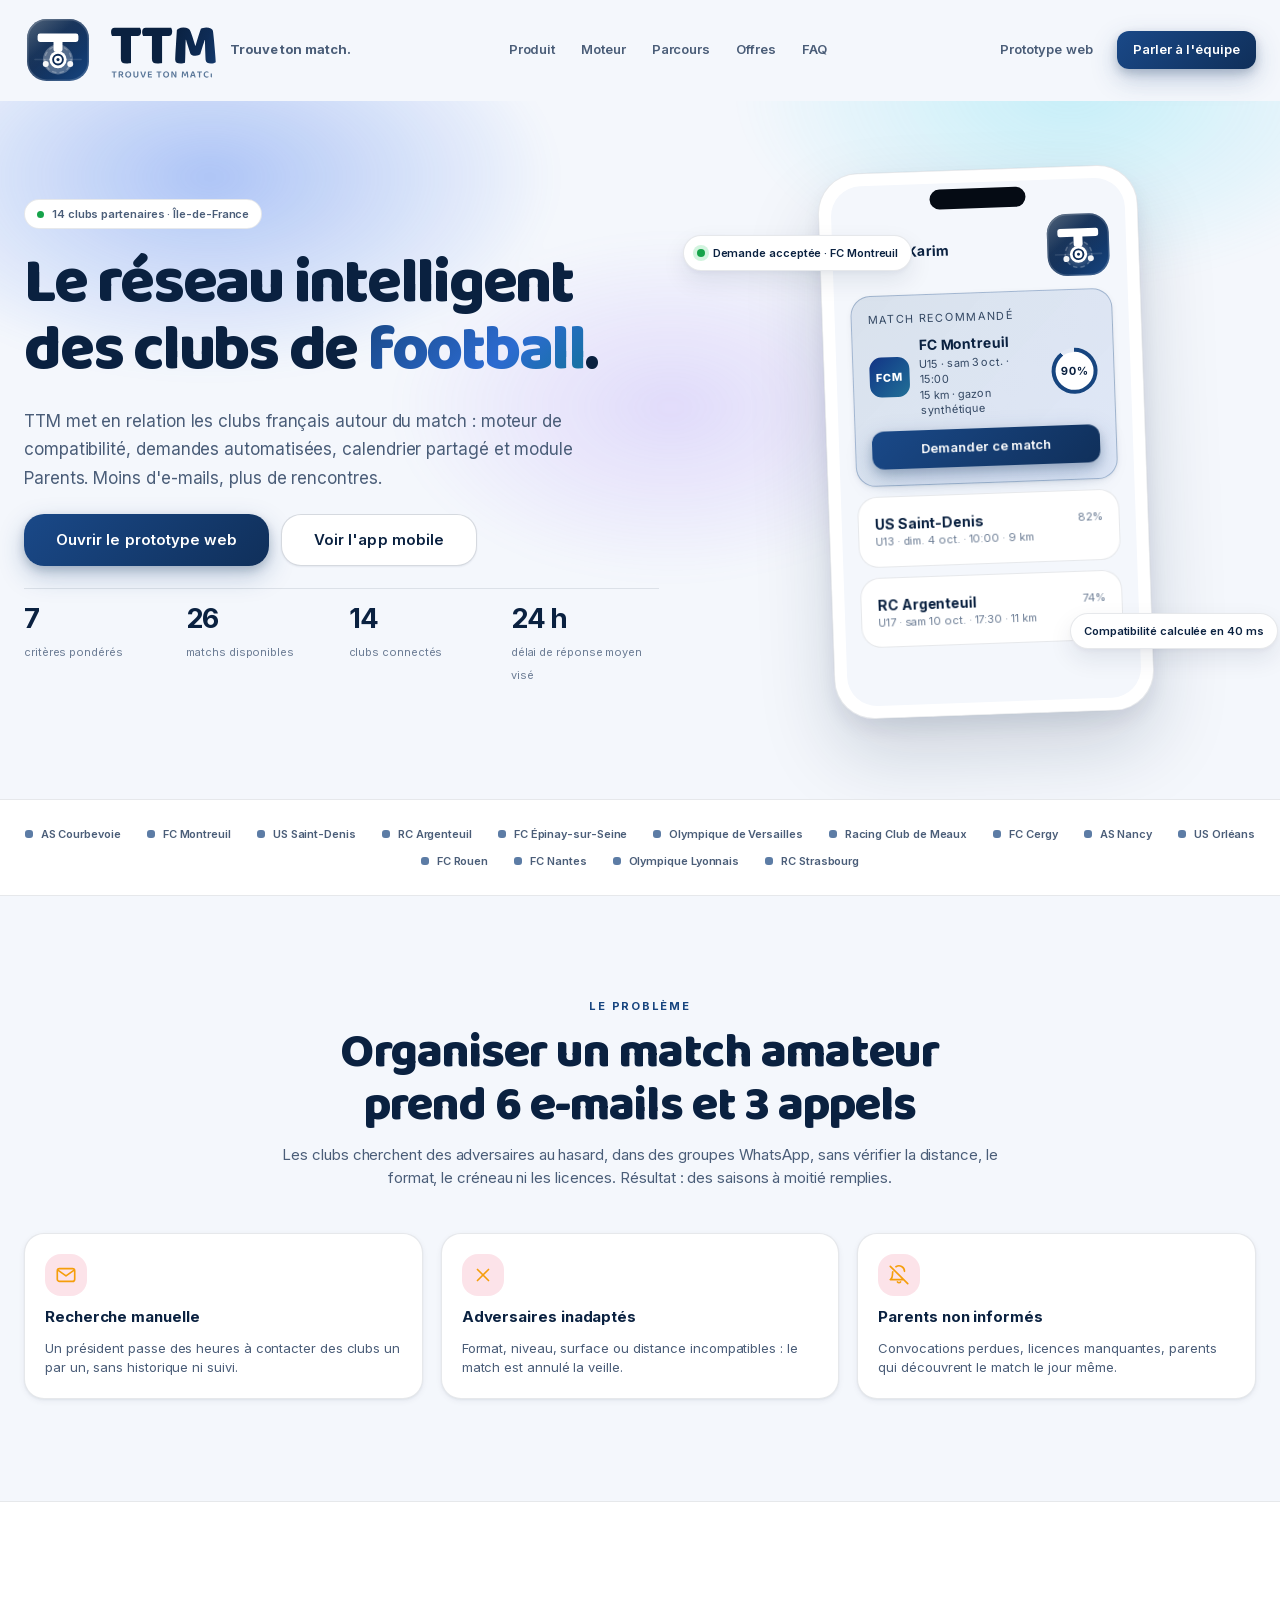
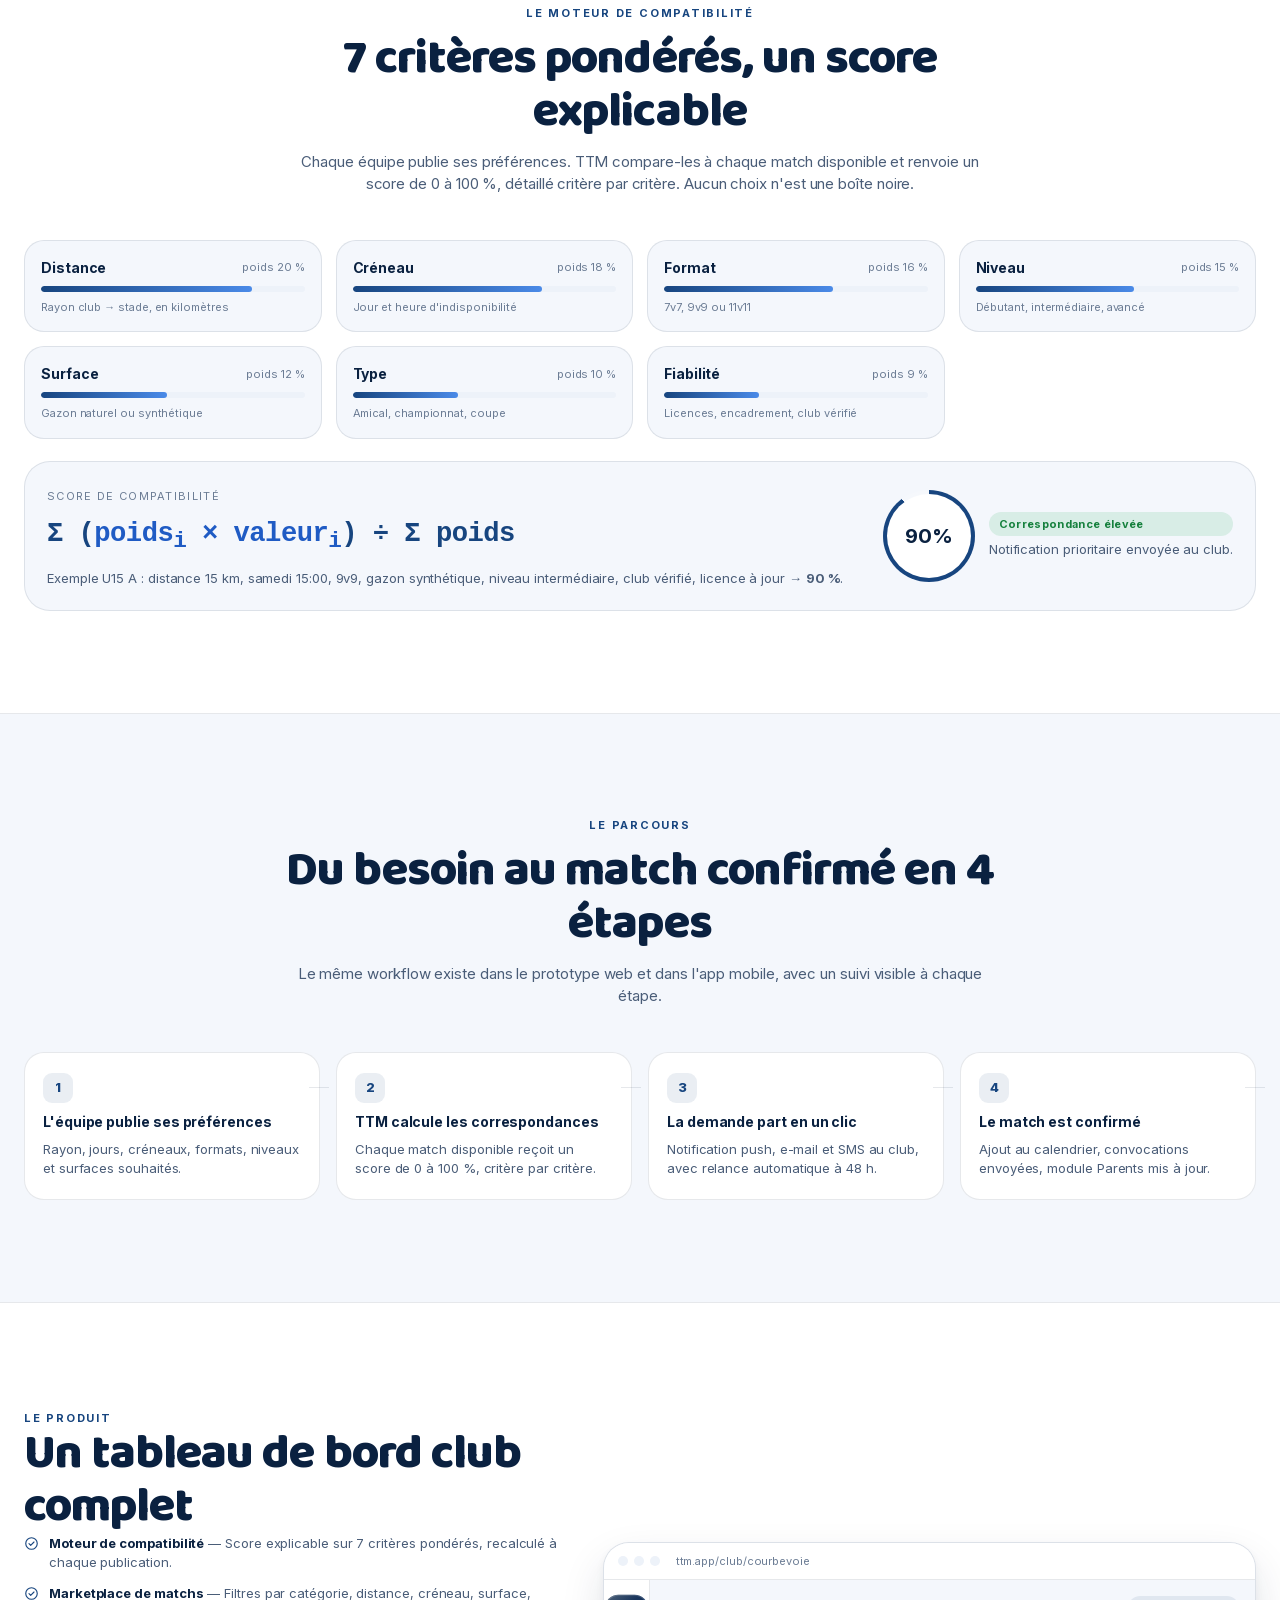
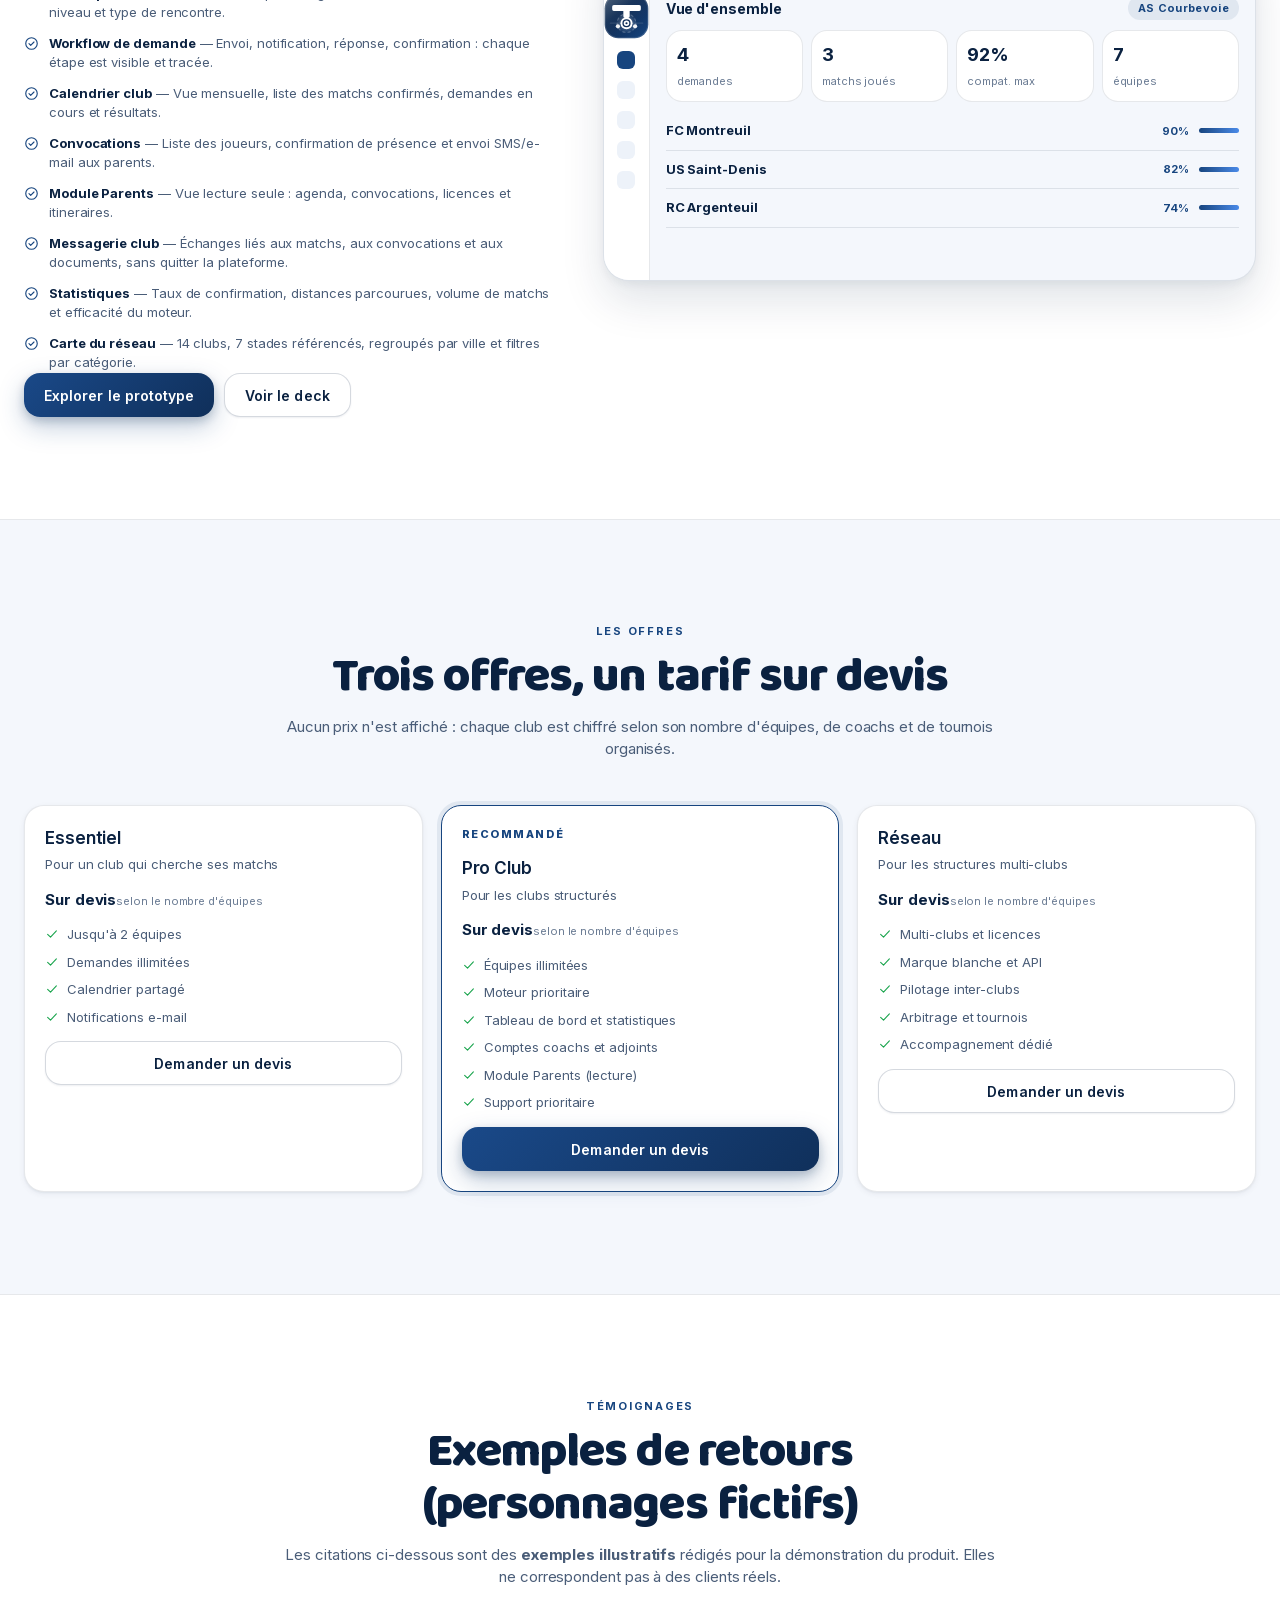
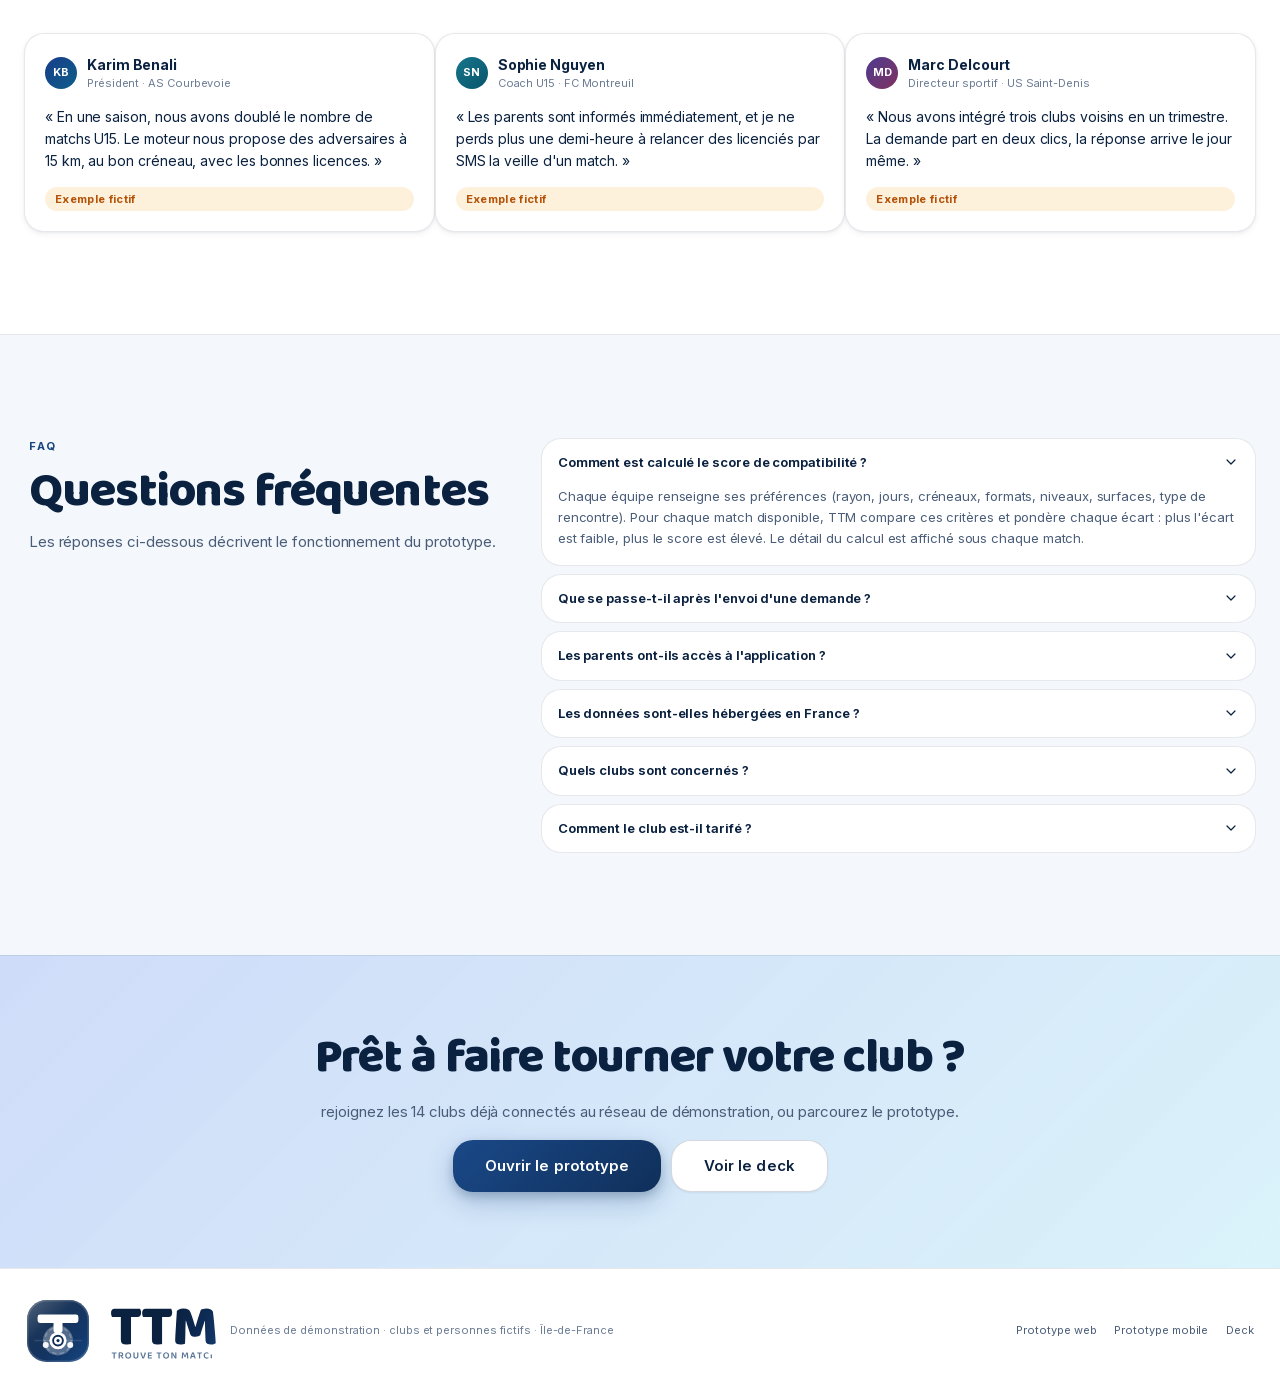
<file: index.html>
<!DOCTYPE html>
<html lang="fr" data-theme="light">
<head>
<meta charset="utf-8">
<meta name="viewport" content="width=device-width, initial-scale=1">
<title>TTM — Le réseau intelligent des clubs de football</title>
<meta name="description" content="TTM met en relation les clubs de football français : recommandations de matchs fondées sur 7 critères, demandes automatisées, calendrier et module Parents.">
<link rel="icon" href="assets/logo/favicon.svg" type="image/svg+xml">
<link rel="stylesheet" href="assets/css/tokens.css">
<link rel="stylesheet" href="assets/css/base.css">
<link rel="stylesheet" href="assets/css/components.css">
<link rel="stylesheet" href="assets/css/animations.css">
<link rel="stylesheet" href="landing/landing.css">
</head>
<body>

<header class="lp-nav" id="lpNav">
  <div class="container row-between">
    <a class="lp-brand" href="#top">
      <img src="assets/logo/ttm-logo-dark.svg" alt="TTM" height="30">
      <span class="lp-brand-txt">Trouve ton match.</span>
    </a>
    <nav class="lp-links" id="lpLinks">
      <a href="#produit">Produit</a>
      <a href="#moteur">Moteur</a>
      <a href="#parcours">Parcours</a>
      <a href="#offres">Offres</a>
      <a href="#faq">FAQ</a>
    </nav>
    <div class="row-2" style="gap:8px">
      <a class="btn btn-ghost btn-sm" href="web/index.html">Prototype web</a>
      <a class="btn btn-primary btn-sm" href="#contact">Parler à l'équipe</a>
    </div>
  </div>
</header>

<main id="top">

  <section class="lp-hero">
    <div class="lp-glow"></div>
    <div class="container lp-hero-grid">
      <div class="lp-hero-copy">
        <span class="lp-eyebrow"><span class="blink-dot"></span> 14 clubs partenaires · Île-de-France</span>
        <h1 class="t-display lp-h1">Le réseau intelligent des clubs de <span class="t-gradient">football</span>.</h1>
        <p class="t-body-lg lp-lead">TTM met en relation les clubs français autour du match : moteur de compatibilité, demandes automatisées, calendrier partagé et module Parents. Moins d'e-mails, plus de rencontres.</p>
        <div class="row-2 wrap lp-cta">
          <a class="btn btn-primary btn-lg" href="web/index.html">Ouvrir le prototype web</a>
          <a class="btn btn-outline btn-lg" href="mobile/index.html">Voir l'app mobile</a>
        </div>
        <div class="lp-stats">
          <div><b>7</b><span>critères pondérés</span></div>
          <div><b>26</b><span>matchs disponibles</span></div>
          <div><b>14</b><span>clubs connectés</span></div>
          <div><b>24 h</b><span>délai de réponse moyen visé</span></div>
        </div>
      </div>
      <div class="lp-hero-visual">
        <div class="lp-phone">
          <div class="lp-notch"></div>
          <div class="lp-phone-screen">
            <div class="row-between" style="margin-bottom:12px">
              <b class="t-body-sm">Bonjour Karim</b>
              <img src="assets/logo/ttm-mark.svg" alt="" height="20">
            </div>
            <div class="card card-brand card-pad-sm" style="margin-bottom:10px">
              <div class="t-micro" style="letter-spacing:.12em;opacity:.8">MATCH RECOMMANDÉ</div>
              <div class="row-2" style="gap:10px;margin-top:8px;align-items:center">
                <div class="lp-club" style="--c1:#1D4ED8;--c2:#38BDF8">FCM</div>
                <div class="flex-1">
                  <b class="t-body-sm">FC Montreuil</b>
                  <div class="t-micro" style="opacity:.8">U15 · sam 3 oct. · 15:00</div>
                  <div class="t-micro" style="opacity:.8">15 km · gazon synthétique</div>
                </div>
                <div class="lp-ring" style="--p:90"><b>90%</b></div>
              </div>
              <div class="row-2" style="gap:8px;margin-top:12px">
                <span class="btn btn-primary btn-sm btn-block">Demander ce match</span>
              </div>
            </div>
            <div class="card card-flat card-pad-sm" style="margin-bottom:10px">
              <div class="row-between"><b class="t-body-sm">US Saint-Denis</b><span class="t-micro t-muted">82%</span></div>
              <div class="t-micro t-muted">U13 · dim. 4 oct. · 10:00 · 9 km</div>
            </div>
            <div class="card card-flat card-pad-sm">
              <div class="row-between"><b class="t-body-sm">RC Argenteuil</b><span class="t-micro t-muted">74%</span></div>
              <div class="t-micro t-muted">U17 · sam 10 oct. · 17:30 · 11 km</div>
            </div>
          </div>
        </div>
        <div class="lp-float lp-float-1"><span class="lp-dot"></span> Demande acceptée · FC Montreuil</div>
        <div class="lp-float lp-float-2">Compatibilité calculée en 40 ms</div>
      </div>
    </div>
  </section>

  <section class="lp-strip">
    <div class="container lp-clubs" id="lpClubs"></div>
  </section>

  <section class="section" id="produit">
    <div class="container">
      <div class="lp-head">
        <span class="lp-overline">Le problème</span>
        <h2 class="t-h1">Organiser un match amateur prend 6 e-mails et 3 appels</h2>
        <p class="t-body t-secondary lp-head-lead">Les clubs cherchent des adversaires au hasard, dans des groupes WhatsApp, sans vérifier la distance, le format, le créneau ni les licences. Résultat : des saisons à moitié remplies.</p>
      </div>
      <div class="grid g-3 lp-cards">
        <article class="card card-pad lp-card">
          <span class="lp-ico" data-icon="mail" data-size="22"></span>
          <b>Recherche manuelle</b>
          <p class="t-caption t-secondary">Un président passe des heures à contacter des clubs un par un, sans historique ni suivi.</p>
        </article>
        <article class="card card-pad lp-card">
          <span class="lp-ico" data-icon="x" data-size="22"></span>
          <b>Adversaires inadaptés</b>
          <p class="t-caption t-secondary">Format, niveau, surface ou distance incompatibles : le match est annulé la veille.</p>
        </article>
        <article class="card card-pad lp-card">
          <span class="lp-ico" data-icon="bellOff" data-size="22"></span>
          <b>Parents non informés</b>
          <p class="t-caption t-secondary">Convocations perdues, licences manquantes, parents qui découvrent le match le jour même.</p>
        </article>
      </div>
    </div>
  </section>

  <section class="section lp-alt" id="moteur">
    <div class="container">
      <div class="lp-head">
        <span class="lp-overline">Le moteur de compatibilité</span>
        <h2 class="t-h1">7 critères pondérés, un score explicable</h2>
        <p class="t-body t-secondary lp-head-lead">Chaque équipe publie ses préférences. TTM compare-les à chaque match disponible et renvoie un score de 0 à 100 %, détaillé critère par critère. Aucun choix n'est une boîte noire.</p>
      </div>
      <div class="lp-crit" id="lpCrit"></div>
      <div class="lp-engine">
        <div class="lp-engine-formula">
          <span class="lp-formula-label">Score de compatibilité</span>
          <div class="lp-formula">
            <span>Σ (</span><span class="lp-formula-i">poids<sub>i</sub> × valeur<sub>i</sub></span><span>) ÷ Σ poids</span>
          </div>
          <p class="t-caption t-secondary">Exemple U15 A : distance 15 km, samedi 15:00, 9v9, gazon synthétique, niveau intermédiaire, club vérifié, licence à jour → <b>90 %</b>.</p>
        </div>
        <div class="lp-engine-out">
          <div class="lp-ring lp-ring-xl" style="--p:90"><b>90%</b></div>
          <div class="stack stack-1">
            <span class="badge badge-success">Correspondance élevée</span>
            <span class="t-caption t-secondary">Notification prioritaire envoyée au club.</span>
          </div>
        </div>
      </div>
    </div>
  </section>

  <section class="section" id="parcours">
    <div class="container">
      <div class="lp-head">
        <span class="lp-overline">Le parcours</span>
        <h2 class="t-h1">Du besoin au match confirmé en 4 étapes</h2>
        <p class="t-body t-secondary lp-head-lead">Le même workflow existe dans le prototype web et dans l'app mobile, avec un suivi visible à chaque étape.</p>
      </div>
      <ol class="lp-steps" id="lpSteps"></ol>
    </div>
  </section>

  <section class="section lp-alt">
    <div class="container lp-shots">
      <div class="lp-shots-copy">
        <span class="lp-overline">Le produit</span>
        <h2 class="t-h1">Un tableau de bord club complet</h2>
        <ul class="lp-list" id="lpFeatures"></ul>
        <div class="row-2 wrap" style="gap:10px">
          <a class="btn btn-primary" href="web/index.html">Explorer le prototype</a>
          <a class="btn btn-outline" href="deck/index.html">Voir le deck</a>
        </div>
      </div>
      <div class="lp-browser">
        <div class="lp-browser-bar"><span></span><span></span><span></span><em>ttm.app/club/courbevoie</em></div>
        <div class="lp-browser-body">
          <div class="lp-mini-side">
            <img src="assets/logo/ttm-mark.svg" alt="" height="18">
            <i class="is-on"></i><i></i><i></i><i></i><i></i>
          </div>
          <div class="lp-mini-main">
            <div class="row-between" style="margin-bottom:10px">
              <b class="t-body-sm">Vue d'ensemble</b>
              <span class="badge badge-brand">AS Courbevoie</span>
            </div>
            <div class="grid g-4" style="gap:8px;margin-bottom:10px">
              <div class="lp-mini-kpi"><b>4</b><span>demandes</span></div>
              <div class="lp-mini-kpi"><b>3</b><span>matchs joués</span></div>
              <div class="lp-mini-kpi"><b>92%</b><span>compat. max</span></div>
              <div class="lp-mini-kpi"><b>7</b><span>équipes</span></div>
            </div>
            <div class="lp-mini-row"><b>FC Montreuil</b><span>90%</span><i></i></div>
            <div class="lp-mini-row"><b>US Saint-Denis</b><span>82%</span><i></i></div>
            <div class="lp-mini-row"><b>RC Argenteuil</b><span>74%</span><i></i></div>
          </div>
        </div>
      </div>
    </div>
  </section>

  <section class="section" id="offres">
    <div class="container">
      <div class="lp-head">
        <span class="lp-overline">Les offres</span>
        <h2 class="t-h1">Trois offres, un tarif sur devis</h2>
        <p class="t-body t-secondary lp-head-lead">Aucun prix n'est affiché : chaque club est chiffré selon son nombre d'équipes, de coachs et de tournois organisés.</p>
      </div>
      <div class="grid g-3 lp-plans" id="lpPlans"></div>
    </div>
  </section>

  <section class="section lp-alt">
    <div class="container">
      <div class="lp-head">
        <span class="lp-overline">Témoignages</span>
        <h2 class="t-h1">Exemples de retours (personnages fictifs)</h2>
        <p class="t-body t-secondary lp-head-lead">Les citations ci-dessous sont des <b>exemples illustratifs</b> rédigés pour la démonstration du produit. Elles ne correspondent pas à des clients réels.</p>
      </div>
      <div class="grid g-3" id="lpQuotes"></div>
    </div>
  </section>

  <section class="section" id="faq">
    <div class="container lp-faq-grid">
      <div class="lp-head" style="text-align:left">
        <span class="lp-overline">FAQ</span>
        <h2 class="t-h1">Questions fréquentes</h2>
        <p class="t-body t-secondary lp-head-lead">Les réponses ci-dessous décrivent le fonctionnement du prototype.</p>
      </div>
      <div class="lp-faq" id="lpFaq"></div>
    </div>
  </section>

  <section class="lp-cta-band" id="contact">
    <div class="container lp-cta-inner">
      <h2 class="t-h1">Prêt à faire tourner votre club ?</h2>
      <p class="t-body t-secondary"> rejoignez les 14 clubs déjà connectés au réseau de démonstration, ou parcourez le prototype.</p>
      <div class="row-2 wrap" style="justify-content:center;gap:10px">
        <a class="btn btn-primary btn-lg" href="web/index.html">Ouvrir le prototype</a>
        <a class="btn btn-outline btn-lg" href="deck/index.html">Voir le deck</a>
      </div>
    </div>
  </section>

</main>

<footer class="lp-foot">
  <div class="container row-between wrap" style="gap:16px">
    <div class="row-2" style="gap:12px">
      <img src="assets/logo/ttm-logo-dark.svg" alt="TTM" height="24">
      <span class="t-micro t-muted">Données de démonstration · clubs et personnes fictifs · Île-de-France</span>
    </div>
    <nav class="row-4 wrap" style="gap:14px">
      <a class="t-micro" href="web/index.html">Prototype web</a>
      <a class="t-micro" href="mobile/index.html">Prototype mobile</a>
      <a class="t-micro" href="deck/index.html">Deck</a>
    </nav>
  </div>
</footer>

<script src="assets/js/ttm-data.js"></script>
<script src="assets/js/ttm-core.js"></script>
<script src="landing/landing.js"></script>
</body>
</html>
</file>
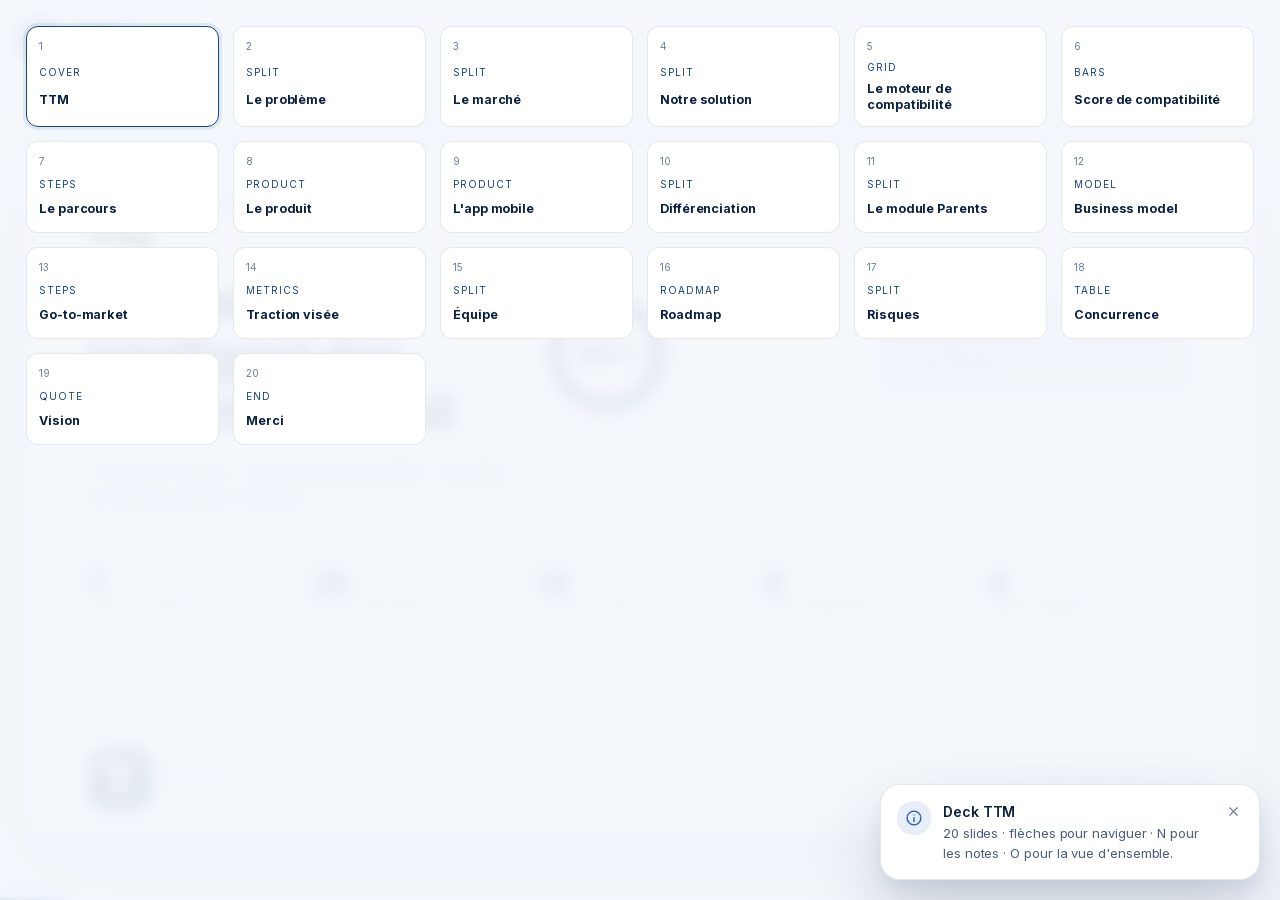
<file: deck/index.html>
<!DOCTYPE html>
<html lang="fr" data-theme="light">
<head>
<meta charset="utf-8">
<meta name="viewport" content="width=device-width, initial-scale=1">
<title>TTM — Deck de présentation (20 slides, 16:9)</title>
<link rel="icon" href="../assets/logo/favicon.svg" type="image/svg+xml">
<link rel="stylesheet" href="../assets/css/tokens.css">
<link rel="stylesheet" href="../assets/css/base.css">
<link rel="stylesheet" href="../assets/css/components.css">
<link rel="stylesheet" href="deck.css">
</head>
<body class="dk-body">

<header class="dk-bar">
  <div class="row-2" style="gap:10px">
    <img src="../assets/logo/ttm-logo-dark.svg" alt="TTM" height="22">
    <span class="t-micro t-muted">Deck de présentation · 20 slides · 16:9</span>
  </div>
  <div class="row-2" style="gap:6px">
    <button class="btn btn-ghost btn-xs" id="dkPrev" title="Slide précédente">‹</button>
    <span class="t-micro t-muted" id="dkCount">1 / 20</span>
    <button class="btn btn-ghost btn-xs" id="dkNext" title="Slide suivante">›</button>
    <span class="dk-sep"></span>
    <button class="btn btn-ghost btn-xs" data-k="o">Vue d'ensemble</button>
    <button class="btn btn-ghost btn-xs" data-k="n">Notes</button>
    <button class="btn btn-ghost btn-xs" data-k="f">Plein écran</button>
    <a class="btn btn-ghost btn-xs" href="../index.html">Hub</a>
  </div>
</header>

<main class="dk-stage" id="dkStage"></main>
<div class="dk-progress"><i id="dkBar"></i></div>

<aside class="dk-notes" id="dkNotes" hidden>
  <div class="t-micro t-muted" style="letter-spacing:.14em">NOTES DU PRÉSENTATEUR</div>
  <p id="dkNoteText"></p>
</aside>

<div class="dk-grid" id="dkGrid" hidden></div>

<script src="../assets/js/ttm-data.js"></script>
<script src="../assets/js/ttm-core.js"></script>
<script src="deck.js"></script>
</body>
</html>
</file>
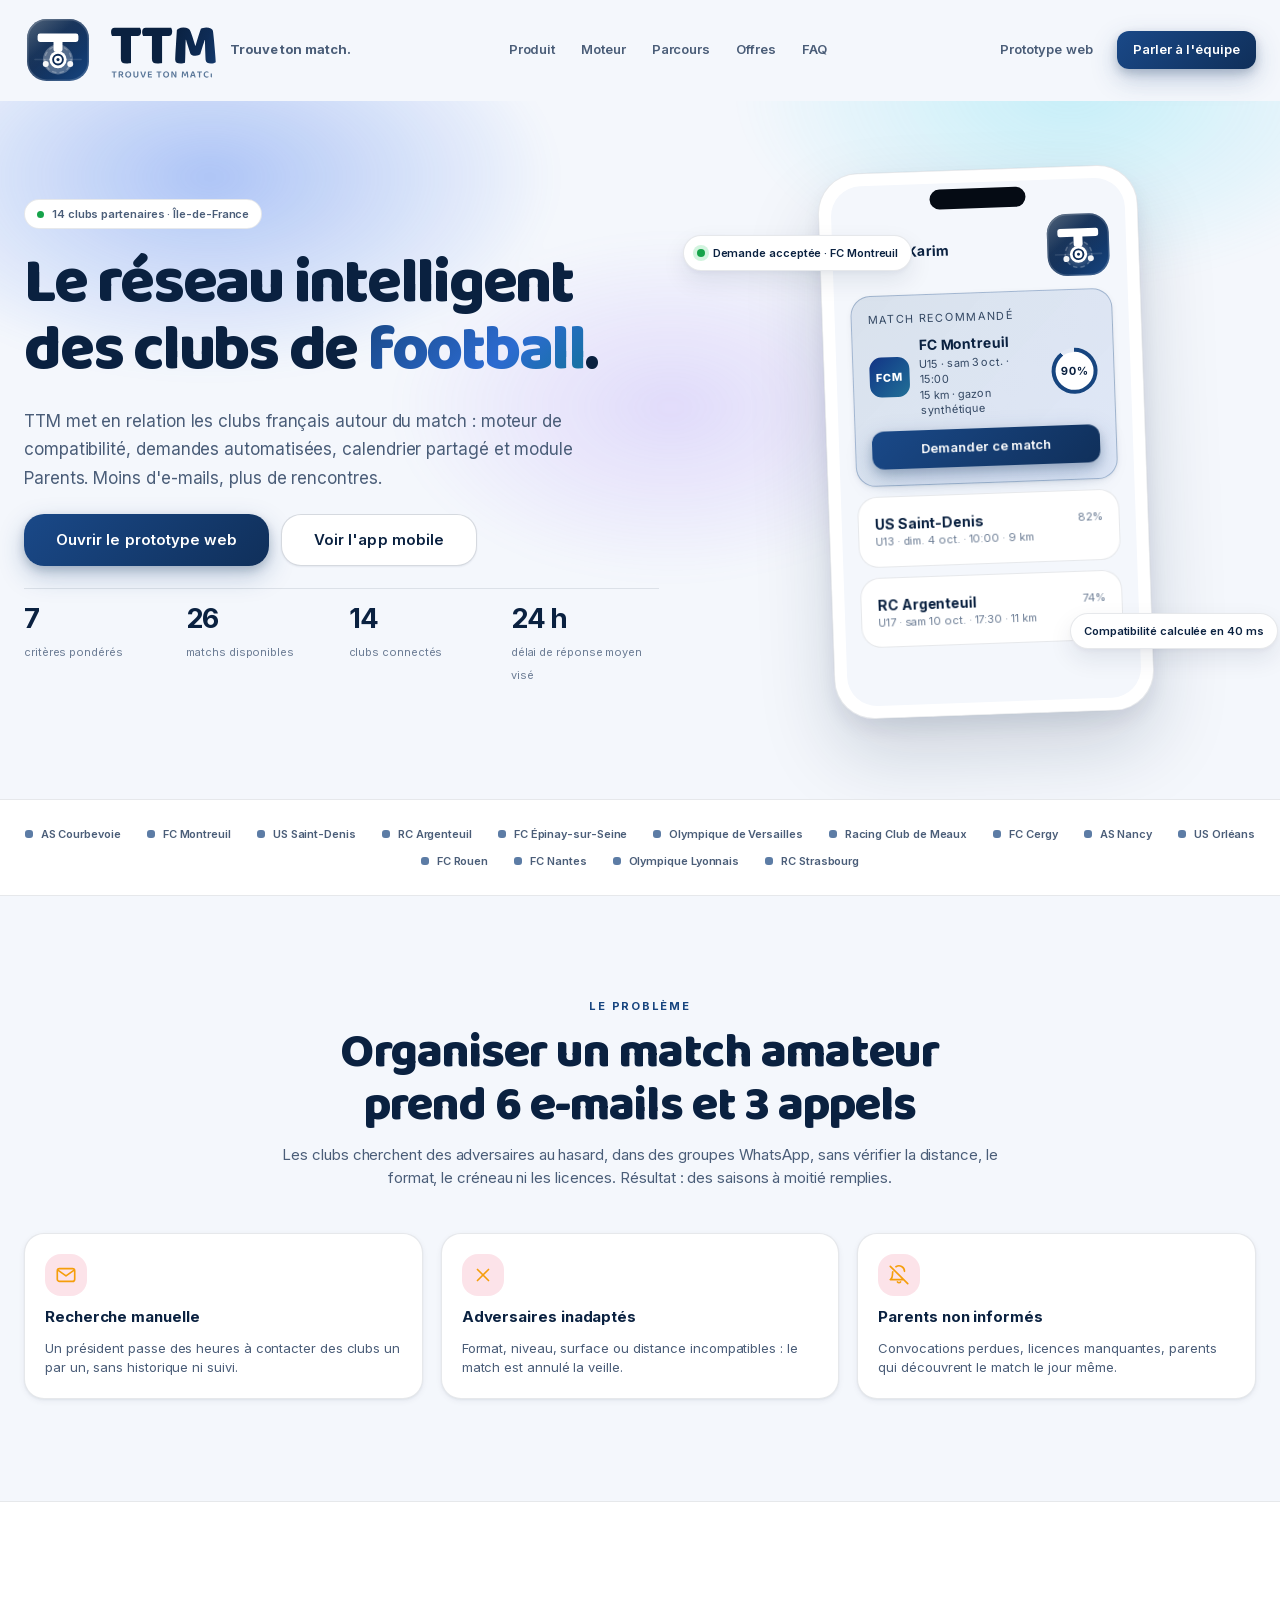
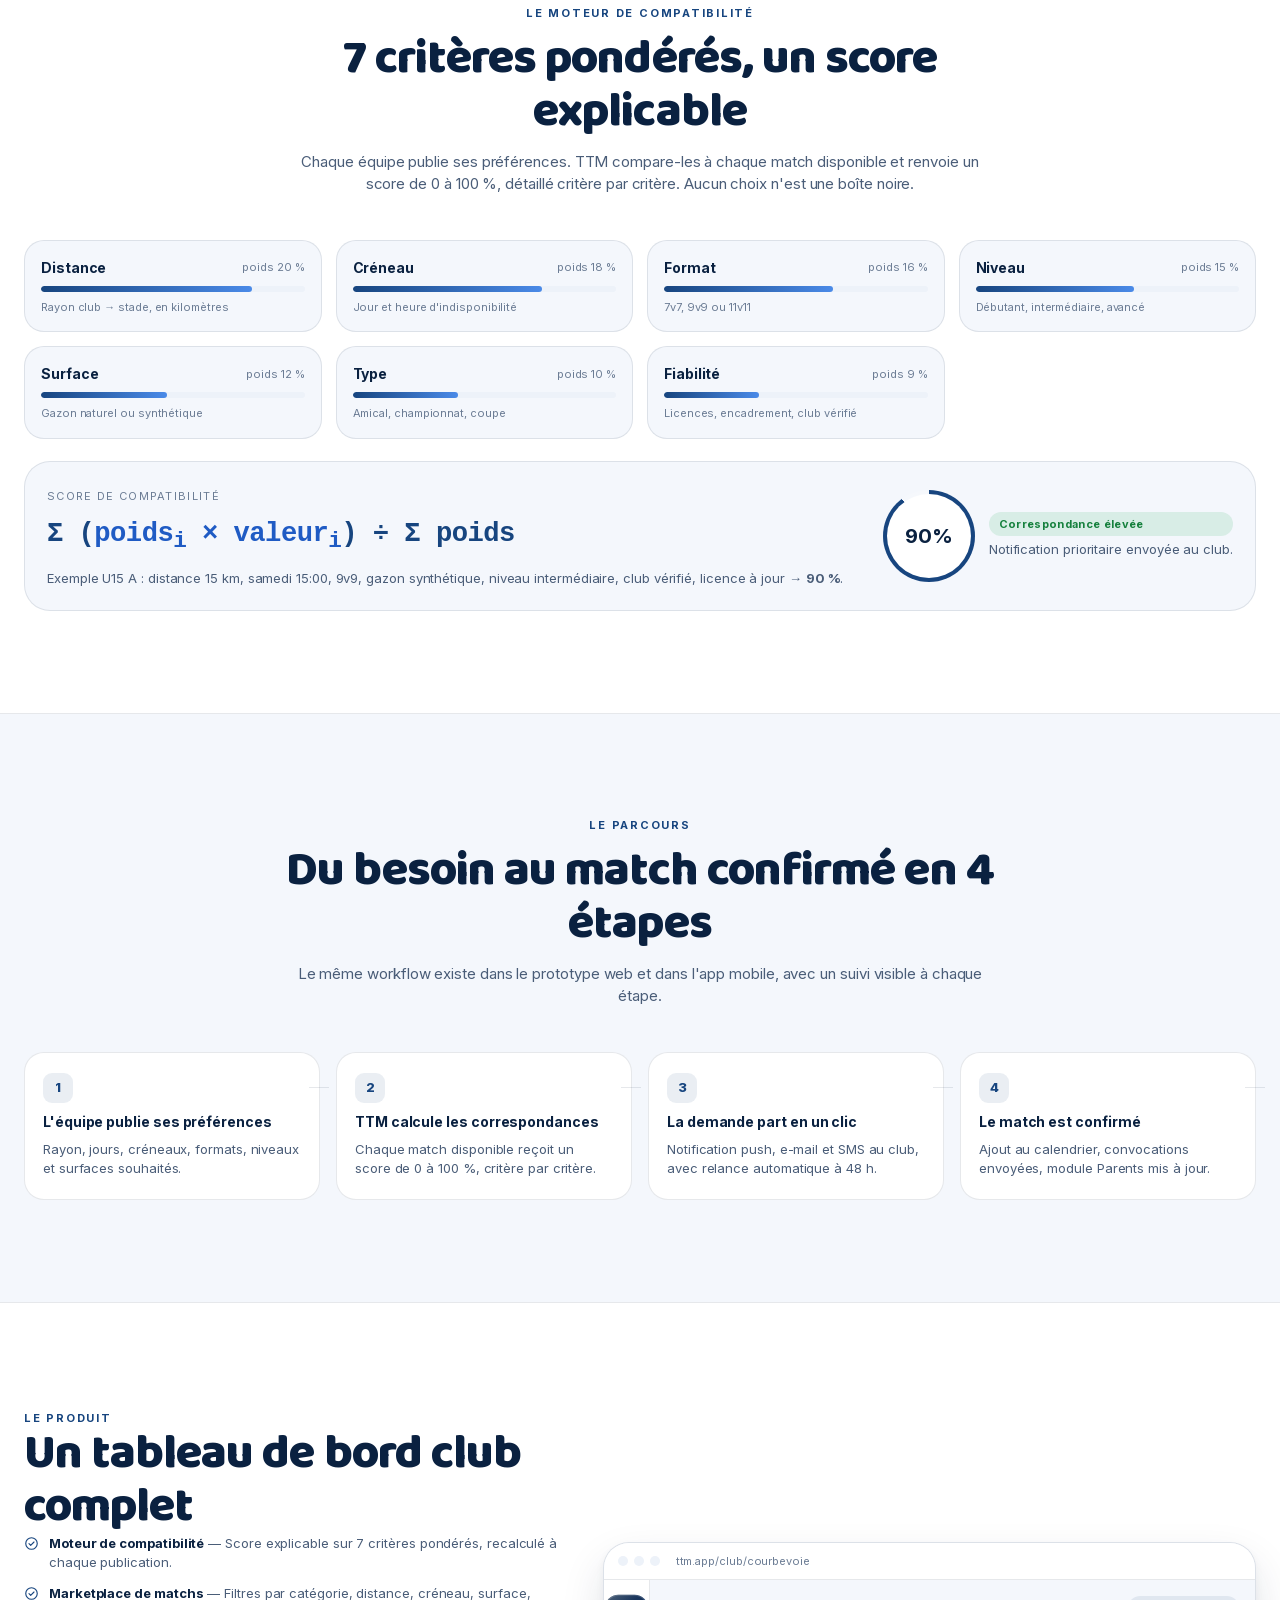
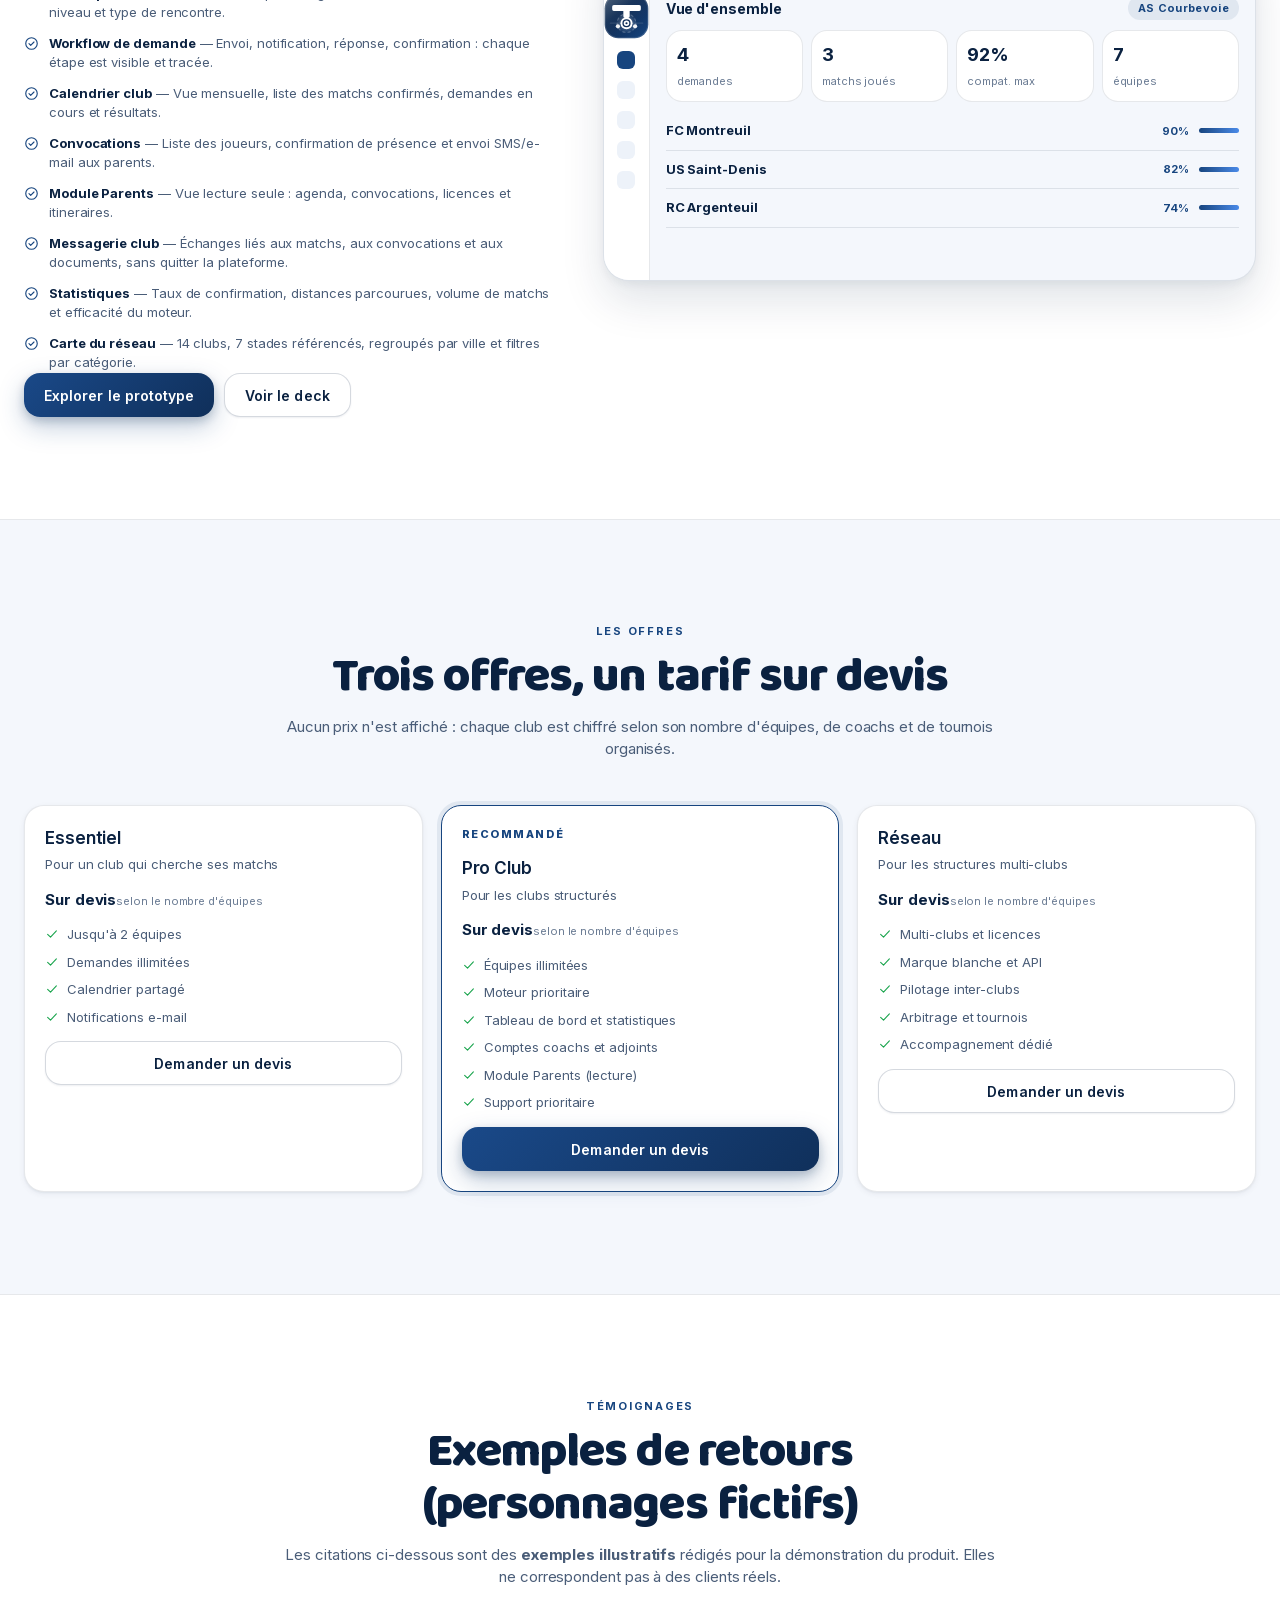
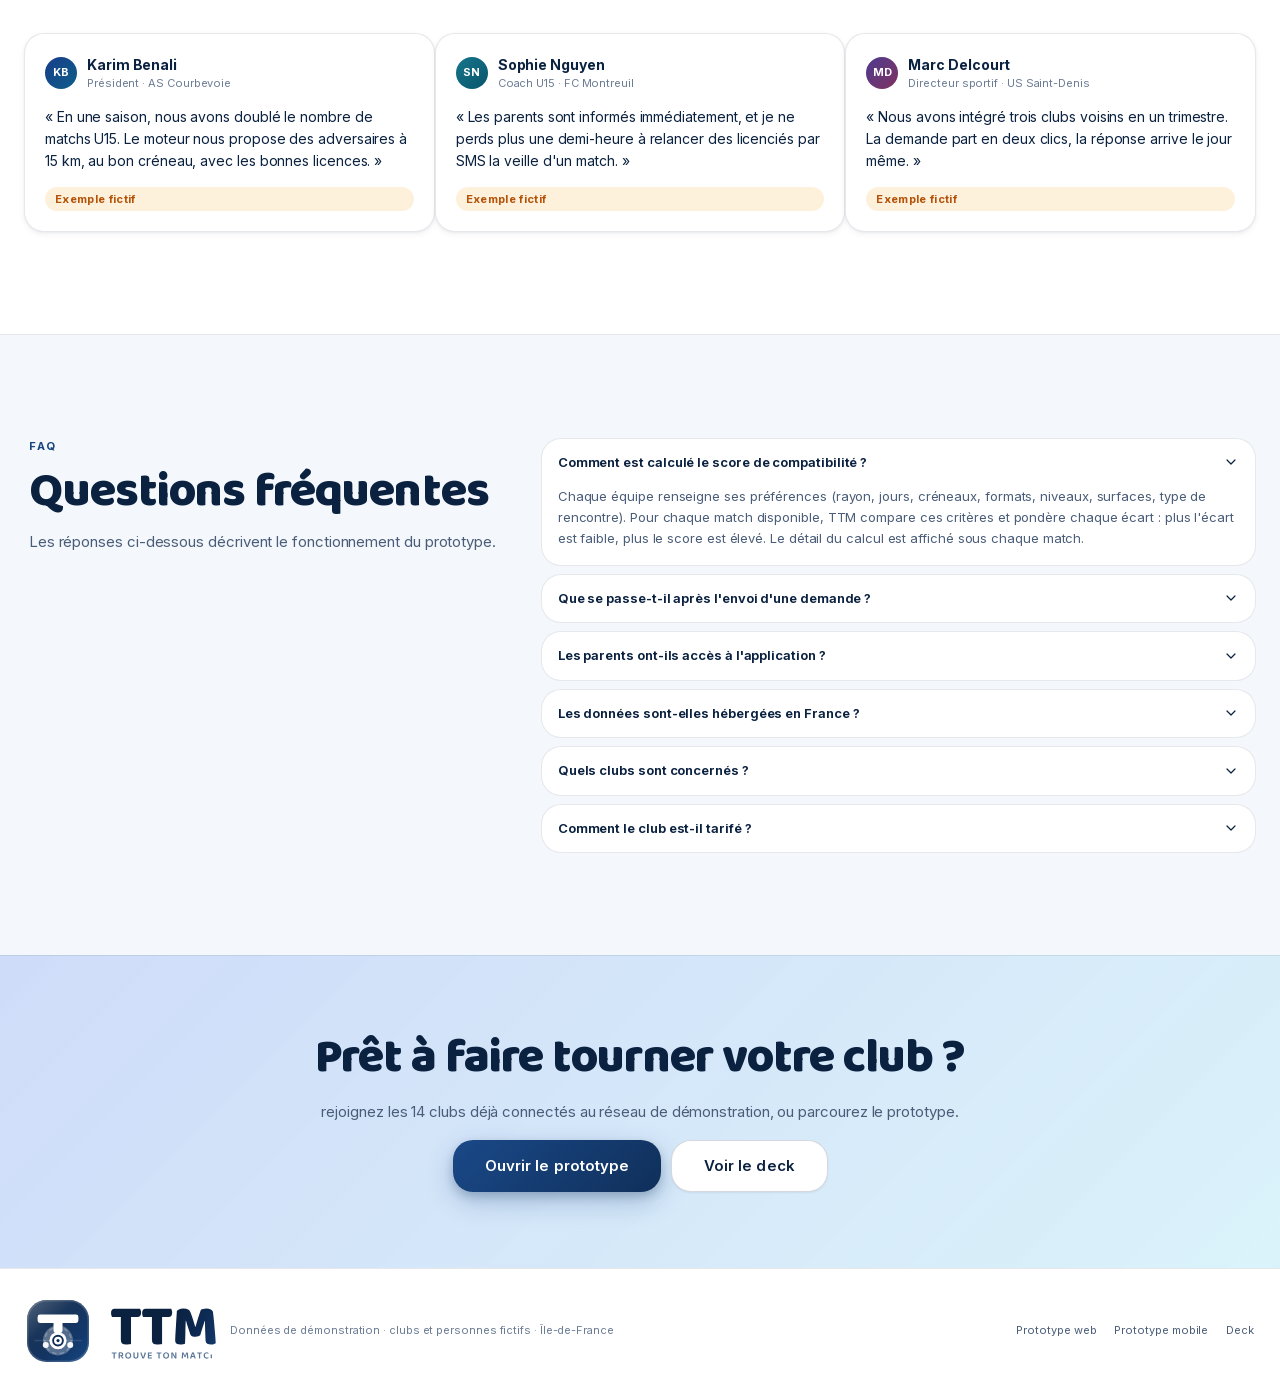
<file: landing/index.html>
<!DOCTYPE html>
<html lang="fr" data-theme="light">
<head>
<meta charset="utf-8">
<meta name="viewport" content="width=device-width, initial-scale=1">
<title>TTM — Le réseau intelligent des clubs de football</title>
<meta name="description" content="TTM met en relation les clubs de football français : recommandations de matchs fondées sur 7 critères, demandes automatisées, calendrier et module Parents.">
<link rel="icon" href="../assets/logo/favicon.svg" type="image/svg+xml">
<link rel="stylesheet" href="../assets/css/tokens.css">
<link rel="stylesheet" href="../assets/css/base.css">
<link rel="stylesheet" href="../assets/css/components.css">
<link rel="stylesheet" href="../assets/css/animations.css">
<link rel="stylesheet" href="landing.css">
</head>
<body>

<header class="lp-nav" id="lpNav">
  <div class="container row-between">
    <a class="lp-brand" href="#top">
      <img src="../assets/logo/ttm-logo-dark.svg" alt="TTM" height="30">
      <span class="lp-brand-txt">Trouve ton match.</span>
    </a>
    <nav class="lp-links" id="lpLinks">
      <a href="#produit">Produit</a>
      <a href="#moteur">Moteur</a>
      <a href="#parcours">Parcours</a>
      <a href="#offres">Offres</a>
      <a href="#faq">FAQ</a>
    </nav>
    <div class="row-2" style="gap:8px">
      <a class="btn btn-ghost btn-sm" href="../web/index.html">Prototype web</a>
      <a class="btn btn-primary btn-sm" href="#contact">Parler à l'équipe</a>
    </div>
  </div>
</header>

<main id="top">

  <section class="lp-hero">
    <div class="lp-glow"></div>
    <div class="container lp-hero-grid">
      <div class="lp-hero-copy">
        <span class="lp-eyebrow"><span class="blink-dot"></span> 14 clubs partenaires · Île-de-France</span>
        <h1 class="t-display lp-h1">Le réseau intelligent des clubs de <span class="t-gradient">football</span>.</h1>
        <p class="t-body-lg lp-lead">TTM met en relation les clubs français autour du match : moteur de compatibilité, demandes automatisées, calendrier partagé et module Parents. Moins d'e-mails, plus de rencontres.</p>
        <div class="row-2 wrap lp-cta">
          <a class="btn btn-primary btn-lg" href="../web/index.html">Ouvrir le prototype web</a>
          <a class="btn btn-outline btn-lg" href="../mobile/index.html">Voir l'app mobile</a>
        </div>
        <div class="lp-stats">
          <div><b>7</b><span>critères pondérés</span></div>
          <div><b>26</b><span>matchs disponibles</span></div>
          <div><b>14</b><span>clubs connectés</span></div>
          <div><b>24 h</b><span>délai de réponse moyen visé</span></div>
        </div>
      </div>
      <div class="lp-hero-visual">
        <div class="lp-phone">
          <div class="lp-notch"></div>
          <div class="lp-phone-screen">
            <div class="row-between" style="margin-bottom:12px">
              <b class="t-body-sm">Bonjour Karim</b>
              <img src="../assets/logo/ttm-mark.svg" alt="" height="20">
            </div>
            <div class="card card-brand card-pad-sm" style="margin-bottom:10px">
              <div class="t-micro" style="letter-spacing:.12em;opacity:.8">MATCH RECOMMANDÉ</div>
              <div class="row-2" style="gap:10px;margin-top:8px;align-items:center">
                <div class="lp-club" style="--c1:#1D4ED8;--c2:#38BDF8">FCM</div>
                <div class="flex-1">
                  <b class="t-body-sm">FC Montreuil</b>
                  <div class="t-micro" style="opacity:.8">U15 · sam 3 oct. · 15:00</div>
                  <div class="t-micro" style="opacity:.8">15 km · gazon synthétique</div>
                </div>
                <div class="lp-ring" style="--p:90"><b>90%</b></div>
              </div>
              <div class="row-2" style="gap:8px;margin-top:12px">
                <span class="btn btn-primary btn-sm btn-block">Demander ce match</span>
              </div>
            </div>
            <div class="card card-flat card-pad-sm" style="margin-bottom:10px">
              <div class="row-between"><b class="t-body-sm">US Saint-Denis</b><span class="t-micro t-muted">82%</span></div>
              <div class="t-micro t-muted">U13 · dim. 4 oct. · 10:00 · 9 km</div>
            </div>
            <div class="card card-flat card-pad-sm">
              <div class="row-between"><b class="t-body-sm">RC Argenteuil</b><span class="t-micro t-muted">74%</span></div>
              <div class="t-micro t-muted">U17 · sam 10 oct. · 17:30 · 11 km</div>
            </div>
          </div>
        </div>
        <div class="lp-float lp-float-1"><span class="lp-dot"></span> Demande acceptée · FC Montreuil</div>
        <div class="lp-float lp-float-2">Compatibilité calculée en 40 ms</div>
      </div>
    </div>
  </section>

  <section class="lp-strip">
    <div class="container lp-clubs" id="lpClubs"></div>
  </section>

  <section class="section" id="produit">
    <div class="container">
      <div class="lp-head">
        <span class="lp-overline">Le problème</span>
        <h2 class="t-h1">Organiser un match amateur prend 6 e-mails et 3 appels</h2>
        <p class="t-body t-secondary lp-head-lead">Les clubs cherchent des adversaires au hasard, dans des groupes WhatsApp, sans vérifier la distance, le format, le créneau ni les licences. Résultat : des saisons à moitié remplies.</p>
      </div>
      <div class="grid g-3 lp-cards">
        <article class="card card-pad lp-card">
          <span class="lp-ico" data-icon="mail" data-size="22"></span>
          <b>Recherche manuelle</b>
          <p class="t-caption t-secondary">Un président passe des heures à contacter des clubs un par un, sans historique ni suivi.</p>
        </article>
        <article class="card card-pad lp-card">
          <span class="lp-ico" data-icon="x" data-size="22"></span>
          <b>Adversaires inadaptés</b>
          <p class="t-caption t-secondary">Format, niveau, surface ou distance incompatibles : le match est annulé la veille.</p>
        </article>
        <article class="card card-pad lp-card">
          <span class="lp-ico" data-icon="bellOff" data-size="22"></span>
          <b>Parents non informés</b>
          <p class="t-caption t-secondary">Convocations perdues, licences manquantes, parents qui découvrent le match le jour même.</p>
        </article>
      </div>
    </div>
  </section>

  <section class="section lp-alt" id="moteur">
    <div class="container">
      <div class="lp-head">
        <span class="lp-overline">Le moteur de compatibilité</span>
        <h2 class="t-h1">7 critères pondérés, un score explicable</h2>
        <p class="t-body t-secondary lp-head-lead">Chaque équipe publie ses préférences. TTM compare-les à chaque match disponible et renvoie un score de 0 à 100 %, détaillé critère par critère. Aucun choix n'est une boîte noire.</p>
      </div>
      <div class="lp-crit" id="lpCrit"></div>
      <div class="lp-engine">
        <div class="lp-engine-formula">
          <span class="lp-formula-label">Score de compatibilité</span>
          <div class="lp-formula">
            <span>Σ (</span><span class="lp-formula-i">poids<sub>i</sub> × valeur<sub>i</sub></span><span>) ÷ Σ poids</span>
          </div>
          <p class="t-caption t-secondary">Exemple U15 A : distance 15 km, samedi 15:00, 9v9, gazon synthétique, niveau intermédiaire, club vérifié, licence à jour → <b>90 %</b>.</p>
        </div>
        <div class="lp-engine-out">
          <div class="lp-ring lp-ring-xl" style="--p:90"><b>90%</b></div>
          <div class="stack stack-1">
            <span class="badge badge-success">Correspondance élevée</span>
            <span class="t-caption t-secondary">Notification prioritaire envoyée au club.</span>
          </div>
        </div>
      </div>
    </div>
  </section>

  <section class="section" id="parcours">
    <div class="container">
      <div class="lp-head">
        <span class="lp-overline">Le parcours</span>
        <h2 class="t-h1">Du besoin au match confirmé en 4 étapes</h2>
        <p class="t-body t-secondary lp-head-lead">Le même workflow existe dans le prototype web et dans l'app mobile, avec un suivi visible à chaque étape.</p>
      </div>
      <ol class="lp-steps" id="lpSteps"></ol>
    </div>
  </section>

  <section class="section lp-alt">
    <div class="container lp-shots">
      <div class="lp-shots-copy">
        <span class="lp-overline">Le produit</span>
        <h2 class="t-h1">Un tableau de bord club complet</h2>
        <ul class="lp-list" id="lpFeatures"></ul>
        <div class="row-2 wrap" style="gap:10px">
          <a class="btn btn-primary" href="../web/index.html">Explorer le prototype</a>
          <a class="btn btn-outline" href="../deck/index.html">Voir le deck</a>
        </div>
      </div>
      <div class="lp-browser">
        <div class="lp-browser-bar"><span></span><span></span><span></span><em>ttm.app/club/courbevoie</em></div>
        <div class="lp-browser-body">
          <div class="lp-mini-side">
            <img src="../assets/logo/ttm-mark.svg" alt="" height="18">
            <i class="is-on"></i><i></i><i></i><i></i><i></i>
          </div>
          <div class="lp-mini-main">
            <div class="row-between" style="margin-bottom:10px">
              <b class="t-body-sm">Vue d'ensemble</b>
              <span class="badge badge-brand">AS Courbevoie</span>
            </div>
            <div class="grid g-4" style="gap:8px;margin-bottom:10px">
              <div class="lp-mini-kpi"><b>4</b><span>demandes</span></div>
              <div class="lp-mini-kpi"><b>3</b><span>matchs joués</span></div>
              <div class="lp-mini-kpi"><b>92%</b><span>compat. max</span></div>
              <div class="lp-mini-kpi"><b>7</b><span>équipes</span></div>
            </div>
            <div class="lp-mini-row"><b>FC Montreuil</b><span>90%</span><i></i></div>
            <div class="lp-mini-row"><b>US Saint-Denis</b><span>82%</span><i></i></div>
            <div class="lp-mini-row"><b>RC Argenteuil</b><span>74%</span><i></i></div>
          </div>
        </div>
      </div>
    </div>
  </section>

  <section class="section" id="offres">
    <div class="container">
      <div class="lp-head">
        <span class="lp-overline">Les offres</span>
        <h2 class="t-h1">Trois offres, un tarif sur devis</h2>
        <p class="t-body t-secondary lp-head-lead">Aucun prix n'est affiché : chaque club est chiffré selon son nombre d'équipes, de coachs et de tournois organisés.</p>
      </div>
      <div class="grid g-3 lp-plans" id="lpPlans"></div>
    </div>
  </section>

  <section class="section lp-alt">
    <div class="container">
      <div class="lp-head">
        <span class="lp-overline">Témoignages</span>
        <h2 class="t-h1">Exemples de retours (personnages fictifs)</h2>
        <p class="t-body t-secondary lp-head-lead">Les citations ci-dessous sont des <b>exemples illustratifs</b> rédigés pour la démonstration du produit. Elles ne correspondent pas à des clients réels.</p>
      </div>
      <div class="grid g-3" id="lpQuotes"></div>
    </div>
  </section>

  <section class="section" id="faq">
    <div class="container lp-faq-grid">
      <div class="lp-head" style="text-align:left">
        <span class="lp-overline">FAQ</span>
        <h2 class="t-h1">Questions fréquentes</h2>
        <p class="t-body t-secondary lp-head-lead">Les réponses ci-dessous décrivent le fonctionnement du prototype.</p>
      </div>
      <div class="lp-faq" id="lpFaq"></div>
    </div>
  </section>

  <section class="lp-cta-band" id="contact">
    <div class="container lp-cta-inner">
      <h2 class="t-h1">Prêt à faire tourner votre club ?</h2>
      <p class="t-body t-secondary"> rejoignez les 14 clubs déjà connectés au réseau de démonstration, ou parcourez le prototype.</p>
      <div class="row-2 wrap" style="justify-content:center;gap:10px">
        <a class="btn btn-primary btn-lg" href="../web/index.html">Ouvrir le prototype</a>
        <a class="btn btn-outline btn-lg" href="../deck/index.html">Voir le deck</a>
      </div>
    </div>
  </section>

</main>

<footer class="lp-foot">
  <div class="container row-between wrap" style="gap:16px">
    <div class="row-2" style="gap:12px">
      <img src="../assets/logo/ttm-logo-dark.svg" alt="TTM" height="24">
      <span class="t-micro t-muted">Données de démonstration · clubs et personnes fictifs · Île-de-France</span>
    </div>
    <nav class="row-4 wrap" style="gap:14px">
      <a class="t-micro" href="../web/index.html">Prototype web</a>
      <a class="t-micro" href="../mobile/index.html">Prototype mobile</a>
      <a class="t-micro" href="../deck/index.html">Deck</a>
    </nav>
  </div>
</footer>

<script src="../assets/js/ttm-data.js"></script>
<script src="../assets/js/ttm-core.js"></script>
<script src="landing.js"></script>
</body>
</html>
</file>
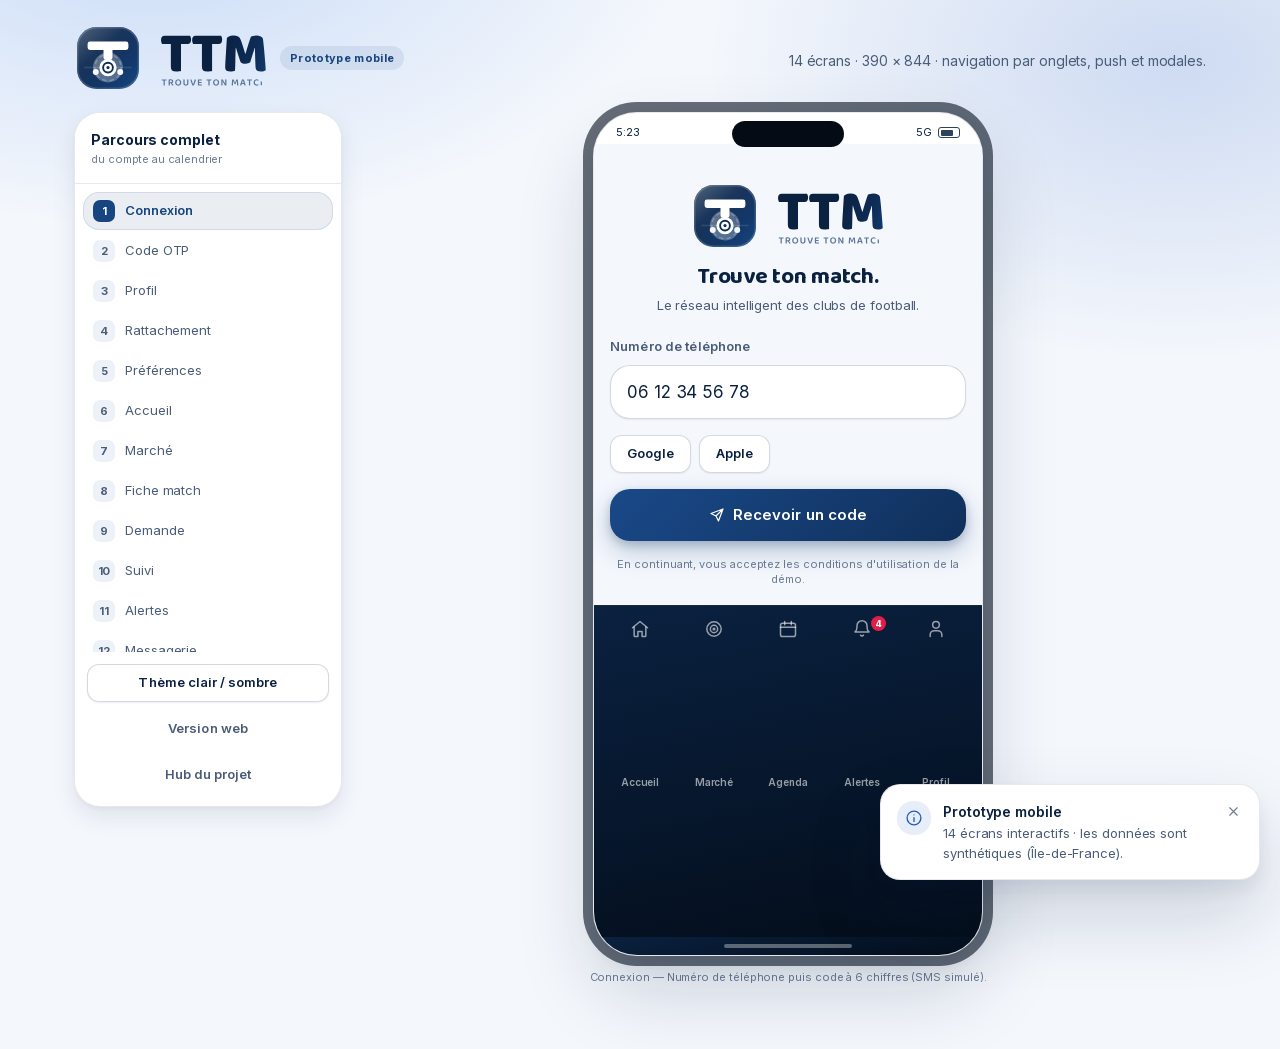
<file: mobile/index.html>
<!DOCTYPE html>
<html lang="fr" data-theme="light">
<head>
<meta charset="utf-8">
<meta name="viewport" content="width=device-width, initial-scale=1">
<title>TTM Mobile — Prototype application mobile (14 écrans)</title>
<meta name="description" content="Prototype mobile TTM : 14 écrans, du login à la mise en relation, avec données de démonstration France.">
<link rel="icon" href="../assets/logo/favicon.svg" type="image/svg+xml">
<link rel="stylesheet" href="../assets/css/tokens.css">
<link rel="stylesheet" href="../assets/css/base.css">
<link rel="stylesheet" href="../assets/css/components.css">
<link rel="stylesheet" href="mobile.css">
</head>
<body class="m-stage">

<header class="m-top">
  <div class="m-top-brand">
    <img src="../assets/logo/ttm-logo-dark.svg" alt="TTM" height="26">
    <span class="badge badge-brand">Prototype mobile</span>
  </div>
  <p class="t-caption t-secondary">14 écrans · 390 × 844 · navigation par onglets, push et modales.</p>
</header>

<div class="m-layout">

  <aside class="m-side">
    <div class="card card-flat card-pad-sm m-side-head">
      <b class="t-body-sm">Parcours complet</b>
      <div class="t-micro t-muted"> du compte au calendrier</div>
    </div>
    <ol class="m-side-list" id="screenList"></ol>
    <div class="stack stack-2" style="padding:12px">
      <button class="btn btn-outline btn-sm btn-block" id="btnTheme">Thème clair / sombre</button>
      <a class="btn btn-ghost btn-sm btn-block" href="../web/index.html">Version web</a>
      <a class="btn btn-ghost btn-sm btn-block" href="../index.html">Hub du projet</a>
    </div>
  </aside>

  <div class="m-device-col">
    <div class="m-device">
      <div class="m-notch"></div>
      <div class="m-status">
        <span class="t-micro" id="mClock">9:41</span>
        <span class="m-status-right">
          <span class="t-micro" id="mNet">5G</span>
          <span class="m-battery"></span>
        </span>
      </div>
      <div class="m-viewport" id="mViewport"></div>
      <nav class="m-tabbar" id="mTabbar"></nav>
      <div class="m-home-indicator"></div>
    </div>
    <p class="t-micro t-muted m-device-cap" id="screenCaption"></p>
  </div>

</div>

<script src="../assets/js/ttm-data.js"></script>
<script src="../assets/js/ttm-core.js"></script>
<script src="../assets/js/ttm-engine.js"></script>
<script src="mobile.js"></script>
</body>
</html>
</file>
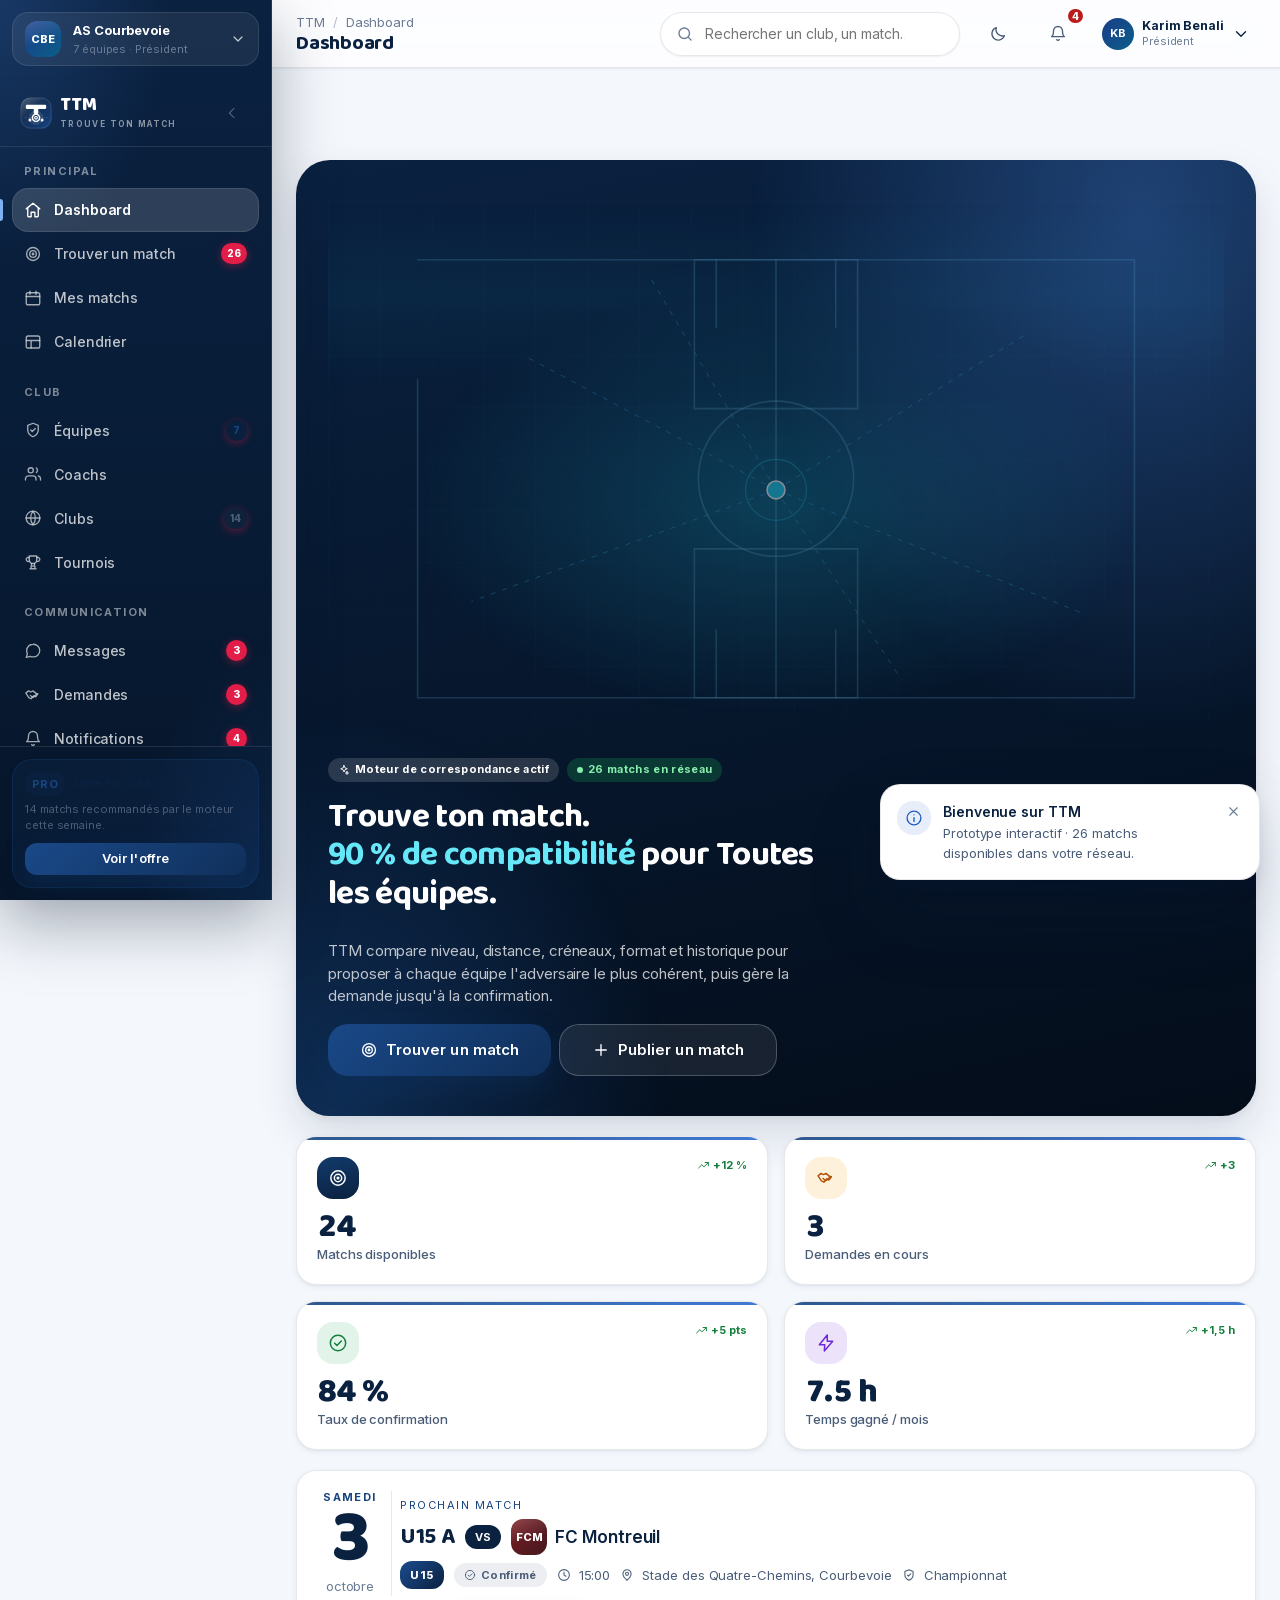
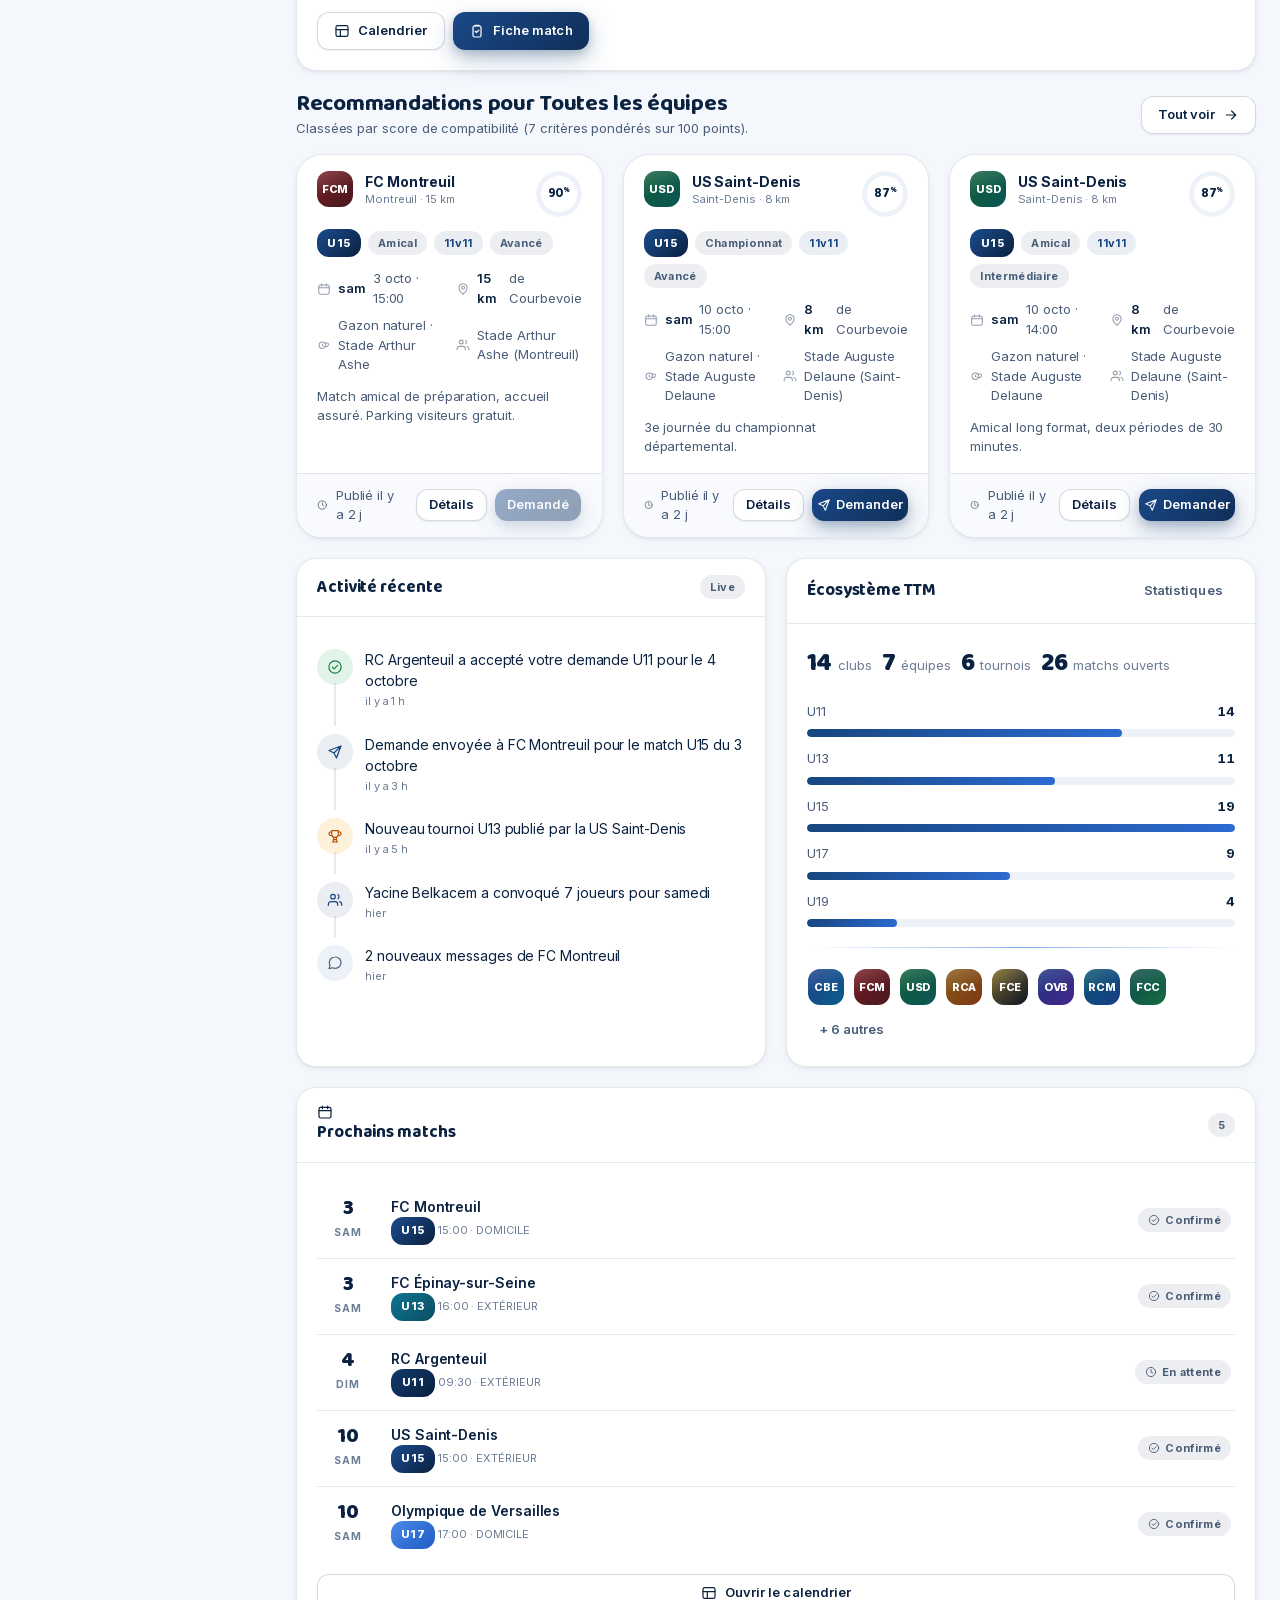
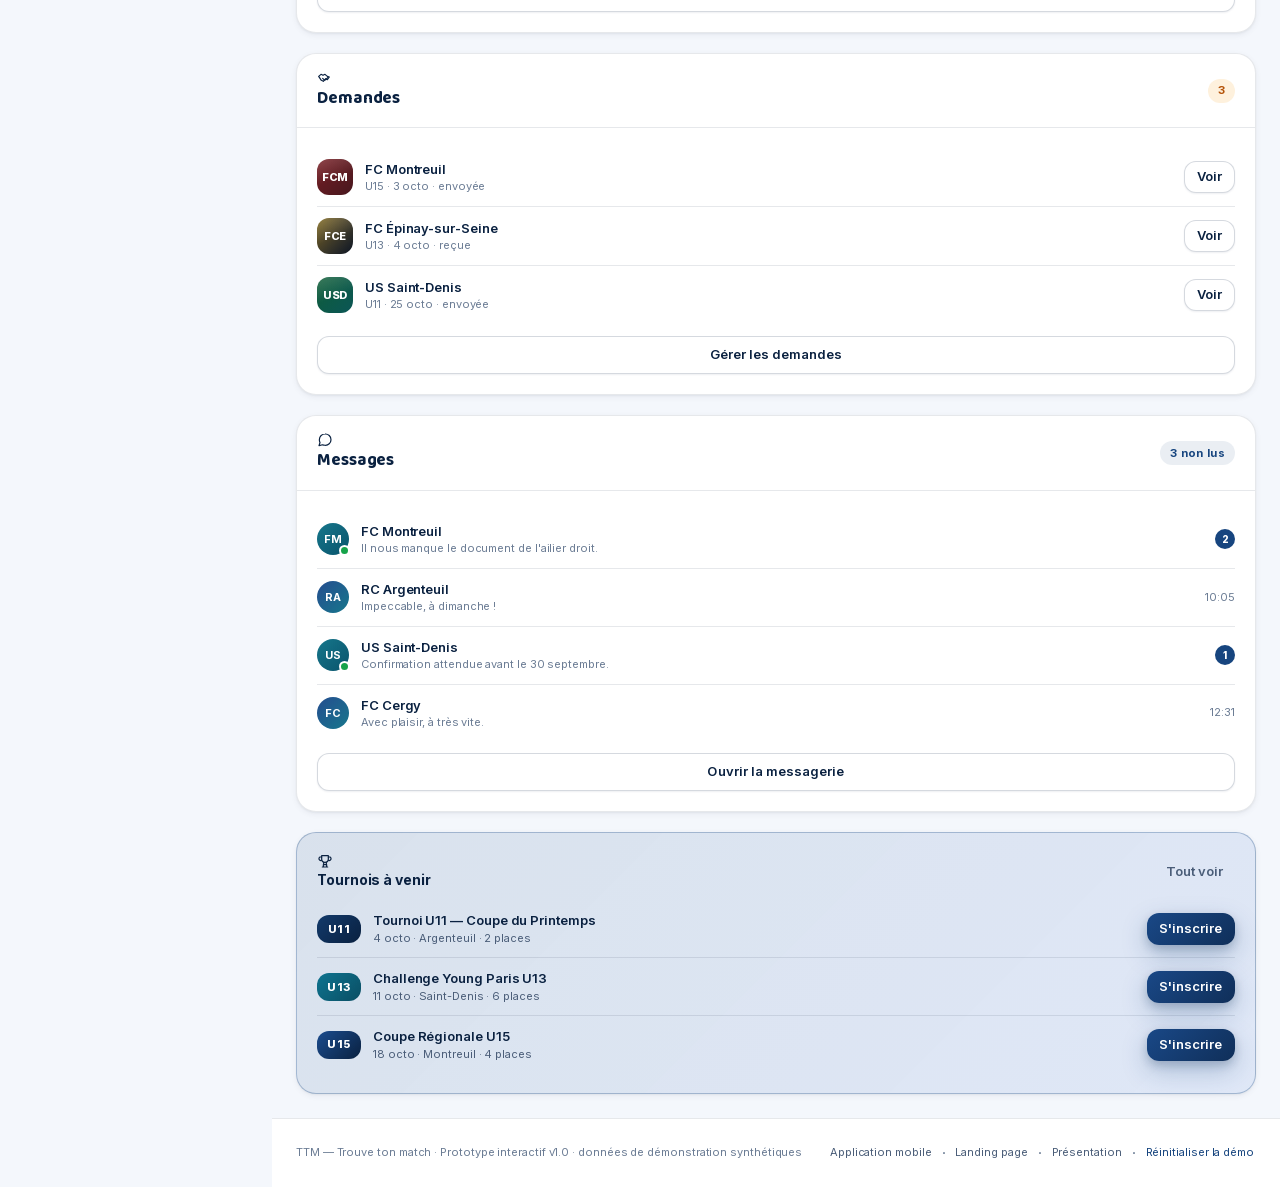
<file: web/index.html>
<!DOCTYPE html>
<html lang="fr" data-theme="light">
<head>
<meta charset="utf-8">
<meta name="viewport" content="width=device-width, initial-scale=1, viewport-fit=cover">
<title>TTM — Plateforme web · Prototype interactif</title>
<meta name="description" content="TTM — Trouve ton match. Prototype web de la plateforme de mise en relation des clubs de football.">
<link rel="icon" href="../assets/logo/favicon.svg" type="image/svg+xml">
<link rel="preload" href="../assets/fonts/baloo2-latin.woff2" as="font" type="font/woff2" crossorigin>
<link rel="preload" href="../assets/fonts/inter-latin.woff2" as="font" type="font/woff2" crossorigin>
<link rel="stylesheet" href="../assets/css/tokens.css">
<link rel="stylesheet" href="../assets/css/base.css">
<link rel="stylesheet" href="../assets/css/components.css">
<link rel="stylesheet" href="../assets/css/animations.css">
<link rel="stylesheet" href="app.css">
</head>
<body>

<!-- ======================= SIDEBAR ======================= -->
<aside class="sidebar" id="sidebar">
  <div class="sidebar-brand">
    <a href="../index.html" class="row-2" style="text-decoration:none" title="Retour au hub TTM">
      <span id="brandMark"></span>
      <span class="brand-text ttm-lockup-txt"><b>TTM</b><i>TROUVE TON MATCH</i></span>
    </a>
    <button class="btn btn-ghost btn-icon btn-sm hide-sm" id="collapseBtn" style="margin-left:auto" aria-label="Réduire le menu">
      <span id="collapseIco"></span>
    </button>
  </div>

  <!-- Club switcher -->
  <div class="sidebar-foot" style="order:-1;border-bottom:1px solid var(--ttm-border);border-top:none;padding:12px">
    <div class="dropdown" id="clubDd" style="width:100%">
      <button class="club-switch" data-dd>
        <span id="clubLogo"></span>
        <span class="club-switch-text flex-1" style="text-align:left;min-width:0">
          <b style="display:block;font-size:13px;white-space:nowrap;overflow:hidden;text-overflow:ellipsis">AS Courbevoie</b>
          <i style="display:block;font-style:normal;font-size:11px;color:var(--ttm-text-muted)">7 équipes · Président</i>
        </span>
        <span class="club-switch-text" id="clubChev"></span>
      </button>
      <div class="dropdown-menu" style="width:100%">
        <div class="dropdown-label">Vos clubs</div>
        <button class="dropdown-item is-active"><span id="clubLogo2"></span> AS Courbevoie <span class="trail">7</span></button>
        <button class="dropdown-item"><span class="club-logo club-logo-sm" style="background:linear-gradient(135deg,#DC2626,#7F1D1D)">FCM</span> FC Montreuil <span class="trail">11</span></button>
        <div class="dropdown-sep"></div>
        <button class="dropdown-item" data-act="newclub"><span class="club-logo club-logo-sm" style="background:var(--ttm-surface-3);color:var(--ttm-text-muted)">+</span> Créer un nouveau club</button>
        <div class="dropdown-sep"></div>
        <button class="dropdown-item" data-act="switchcoach"><span data-ico="users"></span> Passer en vue Coach</button>
        <button class="dropdown-item" data-act="parent"><span data-ico="shield"></span> Aperçu module Parents</button>
      </div>
    </div>
  </div>

  <nav class="sidebar-nav" id="nav">
    <div class="nav-group">
      <div class="nav-group-label">Principal</div>
      <a class="nav-item" data-go="dashboard"><span data-ico="home"></span><span>Dashboard</span></a>
      <a class="nav-item" data-go="marketplace"><span data-ico="target"></span><span>Trouver un match</span><span class="nav-item-badge" id="navBadgeMatches">24</span></a>
      <a class="nav-item" data-go="mymatches"><span data-ico="calendar"></span><span>Mes matchs</span></a>
      <a class="nav-item" data-go="calendar"><span data-ico="layout"></span><span>Calendrier</span></a>
    </div>
    <div class="nav-group">
      <div class="nav-group-label">Club</div>
      <a class="nav-item" data-go="teams"><span data-ico="shield"></span><span>Équipes</span><span class="nav-item-badge" style="background:var(--ttm-accent-soft);color:var(--ttm-accent)">7</span></a>
      <a class="nav-item" data-go="coaches"><span data-ico="users"></span><span>Coachs</span></a>
      <a class="nav-item" data-go="clubs"><span data-ico="globe"></span><span>Clubs</span><span class="nav-item-badge" style="background:var(--ttm-neutral-soft);color:var(--ttm-text-secondary)">14</span></a>
      <a class="nav-item" data-go="tournaments"><span data-ico="trophy"></span><span>Tournois</span></a>
    </div>
    <div class="nav-group">
      <div class="nav-group-label">Communication</div>
      <a class="nav-item" data-go="messages"><span data-ico="message"></span><span>Messages</span><span class="nav-item-badge" id="navBadgeMsgs">3</span></a>
      <a class="nav-item" data-go="requests"><span data-ico="handshake"></span><span>Demandes</span><span class="nav-item-badge" id="navBadgeReq">3</span></a>
      <a class="nav-item" data-go="notifications"><span data-ico="bell"></span><span>Notifications</span><span class="nav-item-badge" id="navBadgeNotif">4</span></a>
    </div>
    <div class="nav-group">
      <div class="nav-group-label">Pilotage</div>
      <a class="nav-item" data-go="stats"><span data-ico="barChart"></span><span>Statistiques</span></a>
      <a class="nav-item" data-go="map"><span data-ico="mapPin"></span><span>Carte</span></a>
      <a class="nav-item" data-go="settings"><span data-ico="settings"></span><span>Paramètres</span></a>
    </div>
  </nav>

  <div class="sidebar-foot">
    <div class="card card-brand card-pad-sm" style="padding:12px">
      <div class="row-2" style="margin-bottom:6px">
        <span class="badge badge-brand" style="padding-inline:7px">PRO</span>
        <span class="t-micro" style="font-weight:700">Offre Pro Club</span>
      </div>
      <p class="t-micro t-secondary" style="line-height:1.45">14 matchs recommandés par le moteur cette semaine.</p>
      <button class="btn btn-primary btn-xs btn-block" style="margin-top:9px" data-act="upgrade">Voir l'offre</button>
    </div>
  </div>
</aside>

<!-- ======================= TOPBAR ======================= -->
<header class="topbar">
  <button class="btn btn-ghost btn-icon only-md" id="menuBtn" aria-label="Ouvrir le menu"><span data-ico="menu"></span></button>
  <div class="flex-1" style="min-width:0">
    <div class="crumbs hide-sm" id="crumbs"></div>
    <h1 class="topbar-title" id="pageTitle">Dashboard</h1>
  </div>

  <div class="search-bar hide-sm" style="max-width:300px" id="globalSearch">
    <span class="s-icon" data-ico="search"></span>
    <input type="search" placeholder="Rechercher un club, un match…" aria-label="Recherche globale">
    <button class="s-clear" aria-label="Effacer"><span data-ico="x"></span></button>
  </div>

  <button class="btn btn-ghost btn-icon" id="themeBtn" data-theme-toggle aria-label="Basculer le thème"></button>

  <div class="dropdown" id="notifDd">
    <button class="btn btn-ghost btn-icon" data-dd style="position:relative" aria-label="Notifications">
      <span data-ico="bell"></span>
      <span class="badge-num" id="topBadge">4</span>
    </button>
    <div class="dropdown-menu right" style="width:340px;padding:0">
      <div class="row-between" style="padding:12px 14px;border-bottom:1px solid var(--ttm-border)">
        <b class="t-body-sm">Notifications</b>
        <button class="btn btn-ghost btn-xs" data-act="readall">Tout marquer comme lu</button>
      </div>
      <div id="ddNotifs" style="max-height:340px;overflow-y:auto"></div>
      <a class="btn btn-ghost btn-sm btn-block" href="#/notifications" style="border-radius:0 0 var(--r-lg) var(--r-lg)">Voir tout</a>
    </div>
  </div>

  <div class="dropdown" id="userDd">
    <button class="row-2" data-dd style="padding:4px 6px;border-radius:var(--r-md)" aria-label="Profil">
      <span id="userAvatar"></span>
      <span class="hide-sm" style="text-align:left">
        <b style="display:block;font-size:12.5px;line-height:1.2">Karim Benali</b>
        <i style="display:block;font-style:normal;font-size:11px;color:var(--ttm-text-muted)">Président</i>
      </span>
      <span class="hide-sm" data-ico="chevronDown"></span>
    </button>
    <div class="dropdown-menu right">
      <div class="dropdown-label">Compte</div>
      <button class="dropdown-item" data-go="settings"><span data-ico="user"></span> Mon profil</button>
      <button class="dropdown-item" data-go="settings"><span data-ico="building"></span> Mon club</button>
      <button class="dropdown-item" data-act="parent"><span data-ico="shield"></span> Aperçu Parents</button>
      <div class="dropdown-sep"></div>
      <button class="dropdown-item danger" data-act="logout"><span data-ico="logOut"></span> Se déconnecter</button>
    </div>
  </div>
</header>

<!-- ======================= MAIN ======================= -->
<main class="app-main" id="main">
  <div id="view" class="view-root"></div>
  <footer class="app-foot">
    <div class="row-2 wrap" style="gap:16px">
      <span class="t-micro t-muted">TTM — Trouve ton match · Prototype interactif v1.0 · données de démonstration synthétiques</span>
    </div>
    <div class="row-2">
      <a class="t-micro t-secondary link-anim" href="../mobile/index.html">Application mobile</a>
      <span class="t-muted">·</span>
      <a class="t-micro t-secondary link-anim" href="../landing/index.html">Landing page</a>
      <span class="t-muted">·</span>
      <a class="t-micro t-secondary link-anim" href="../deck/index.html">Présentation</a>
      <span class="t-muted">·</span>
      <button class="t-micro t-brand link-anim" data-act="reset">Réinitialiser la démo</button>
    </div>
  </footer>
</main>

<!-- Voile du tiroir latéral -->
<div class="scrim only-md" id="scrim"></div>

<!-- Barre d'onglets (mobile) -->
<nav class="tabbar" id="tabbar" aria-label="Navigation principale">
  <a class="tabbar-item" data-go="dashboard"><span data-ico="home"></span><span>Accueil</span></a>
  <a class="tabbar-item" data-go="marketplace"><span data-ico="search"></span><span>Marché</span></a>
  <a class="tabbar-item" data-go="calendar"><span data-ico="calendar"></span><span>Agenda</span></a>
  <a class="tabbar-item" data-go="messages"><span data-ico="message"></span><span>Messages</span><span class="tabbar-badge" id="tabBadgeMsgs">0</span></a>
  <a class="tabbar-item" data-go="clubs"><span data-ico="globe"></span><span>Clubs</span></a>
</nav>

<!-- FAB mobile -->
<button class="fab only-md" id="fab" aria-label="Publier un match" style="display:none">
  <span data-ico="plus" data-size="24"></span>
</button>

<!-- ======================= SCRIPTS ======================= -->
<script src="../assets/js/ttm-data.js"></script>
<script src="../assets/js/ttm-core.js"></script>
<script src="../assets/js/ttm-engine.js"></script>
<script src="../assets/js/ttm-pitch.js"></script>
<script src="app.js"></script>
</body>
</html>
</file>
<file: assets/css/tokens.css>
/* ============================================================
   TTM — TROUVE TON MATCH
   Design System · Tokens
   Bleu marine + blanc · Baloo 2 (display) + Inter (interface)
   Source de vérité unique (couleurs, typo, espaces, rayon,
   ombres, mouvement, élévation, z-index, breakpoints)
   ============================================================ */

/* ---------- 0. POLICES (auto-hébergées : fonctionne en file://) ---------- */
@font-face {
  font-family: "Baloo 2";
  font-style: normal;
  font-weight: 400 800;
  font-display: swap;
  src: url("../fonts/baloo2-latin.woff2") format("woff2");
  unicode-range: U+0000-00FF, U+0131, U+0152-0153, U+02BB-02BC, U+02C6, U+02DA,
                 U+02DC, U+0304, U+0308, U+0329, U+2000-206F, U+20AC, U+2122,
                 U+2191, U+2193, U+2212, U+2215, U+FEFF, U+FFFD;
}
@font-face {
  font-family: "Baloo 2";
  font-style: normal;
  font-weight: 400 800;
  font-display: swap;
  src: url("../fonts/baloo2-latin-ext.woff2") format("woff2");
  unicode-range: U+0100-02BA, U+02BD-02C5, U+02C7-02CC, U+02CE-02D7, U+02DD-02FF,
                 U+0304, U+0308, U+0329, U+1D00-1DBF, U+1E00-1E9F, U+1EF2-1EFF,
                 U+2020, U+20A0-20AB, U+20AD-20C0, U+2113, U+2C60-2C7F, U+A720-A7FF;
}
@font-face {
  font-family: "Inter";
  font-style: normal;
  font-weight: 400 800;
  font-display: swap;
  src: url("../fonts/inter-latin.woff2") format("woff2");
  unicode-range: U+0000-00FF, U+0131, U+0152-0153, U+02BB-02BC, U+02C6, U+02DA,
                 U+02DC, U+0304, U+0308, U+0329, U+2000-206F, U+20AC, U+2122,
                 U+2191, U+2193, U+2212, U+2215, U+FEFF, U+FFFD;
}

:root {
  /* ---------- 1. BLEU MARINE (marque) ---------- */
  --ttm-navy-950: #040D1A;
  --ttm-navy-900: #061529;
  --ttm-navy-850: #081C36;
  --ttm-navy-800: #0A2140;
  --ttm-navy-700: #0E2C56;
  --ttm-navy-600: #123A6B;
  --ttm-navy-500: #17457F;
  --ttm-navy-400: #1D5296;
  --ttm-navy: #0A2140;

  /* ---------- 1b. AZUR (accent, toujours dans la famille bleue) ---------- */
  --ttm-azure-700: #16489E;
  --ttm-azure-600: #1F5BC4;
  --ttm-azure-500: #2C6BD1;
  --ttm-azure-400: #4A8AE8;
  --ttm-azure-300: #7FB0F2;
  --ttm-azure-200: #B6D2F7;
  --ttm-azure-100: #DCEAFB;
  --ttm-azure-50:  #F1F6FD;

  /* ---------- 1c. NEUTRES & BLANCS ---------- */
  --ttm-white: #FFFFFF;
  --ttm-ice: #F4F7FC;
  --ttm-ice-2: #EAF0F9;

  /* ---------- 1d. ÉTATS ---------- */
  --ttm-green: #16A34A;
  --ttm-green-ink: #15803D;
  --ttm-orange: #F59E0B;
  --ttm-orange-ink: #B45309;
  --ttm-red: #E11D48;
  --ttm-red-ink: #B91C1C;
  --ttm-teal-ink: #0E7490;

  /* ---------- 1e. PALETTE GRAPHIQUE (profonde, lisible sur blanc) ---------- */
  --ttm-c1: #17457F;
  --ttm-c2: #2C6BD1;
  --ttm-c3: #4A8AE8;
  --ttm-c4: #0E7490;
  --ttm-c5: #B45309;
  --ttm-c6: #6D28D9;
  --ttm-c7: #15803D;
  --ttm-c8: #B91C1C;

  /* ---------- 2. GRADIENTS ---------- */
  --grad-brand: linear-gradient(135deg, #17457F 0%, #2C6BD1 100%);
  --grad-brand-soft: linear-gradient(135deg, rgba(23, 69, 127, .12) 0%, rgba(44, 107, 209, .10) 100%);
  --grad-azure: linear-gradient(135deg, #1F5BC4 0%, #4A8AE8 100%);
  --grad-btn: linear-gradient(135deg, #1B4C8E 0%, #0A2140 100%);
  --grad-navy: linear-gradient(168deg, #0A2140 0%, #061529 62%, #040D1A 100%);
  --grad-navy-soft: linear-gradient(168deg, #123A6B 0%, #0A2140 100%);
  --grad-rail: linear-gradient(180deg, #0A2140 0%, #081C36 55%, #061529 100%);
  --grad-text: linear-gradient(135deg, #17457F 0%, #2C6BD1 60%, #0E7490 100%);
  --grad-sunrise: linear-gradient(135deg, #F59E0B 0%, #E11D48 100%);
  --grad-success: linear-gradient(135deg, #15803D 0%, #16A34A 100%);
  --grad-white-fade: linear-gradient(180deg, rgba(255, 255, 255, .14) 0%, rgba(255, 255, 255, 0) 100%);
  --grad-pitch: radial-gradient(ellipse 80% 60% at 50% 0%, rgba(23, 69, 127, .16) 0%, transparent 70%),
                radial-gradient(ellipse 60% 50% at 85% 100%, rgba(44, 107, 209, .13) 0%, transparent 70%);

  /* ---------- 3. ÉTAT INTERNE (light) ---------- */
  --ttm-bg: var(--ttm-ice);
  --ttm-bg-alt: var(--ttm-ice-2);
  --ttm-surface: #FFFFFF;
  --ttm-surface-2: #F8FAFD;
  --ttm-surface-3: #EDF2F9;
  --ttm-surface-inverse: var(--ttm-navy-800);
  --ttm-overlay: rgba(6, 21, 41, .55);
  --ttm-glass: rgba(255, 255, 255, .78);
  --ttm-glass-border: rgba(10, 33, 64, .08);

  --ttm-text: #0A2140;
  --ttm-text-secondary: #4A5D78;
  --ttm-text-muted: #6B7C94;
  --ttm-text-inverse: #FFFFFF;
  --ttm-text-brand: #17457F;

  --ttm-border: rgba(10, 33, 64, .10);
  --ttm-border-strong: rgba(10, 33, 64, .17);
  --ttm-border-brand: rgba(23, 69, 127, .30);

  --ttm-accent: #17457F;
  --ttm-accent-hover: #0E2C56;
  --ttm-brand: var(--ttm-accent);
  --ttm-brand-soft: var(--ttm-accent);
  --ttm-brand-ink: var(--ttm-azure-600);
  --ttm-accent-soft: rgba(23, 69, 127, .09);
  --ttm-accent-soft-2: rgba(23, 69, 127, .16);

  --ttm-success: #15803D;
  --ttm-success-soft: rgba(22, 163, 74, .12);
  --ttm-warning: #B45309;
  --ttm-warning-soft: rgba(245, 158, 11, .14);
  --ttm-danger: #B91C1C;
  --ttm-danger-soft: rgba(225, 29, 72, .12);
  --ttm-info: #1F5BC4;
  --ttm-info-soft: rgba(31, 91, 196, .10);
  --ttm-neutral-soft: rgba(74, 93, 120, .10);

  /* ---------- 3b. RAIL MARINE (barre latérale, toujours marine) ---------- */
  --rail-bg: var(--grad-rail);
  --rail-text: rgba(255, 255, 255, .74);
  --rail-text-strong: #FFFFFF;
  --rail-text-muted: rgba(255, 255, 255, .48);
  --rail-hover: rgba(255, 255, 255, .09);
  --rail-active: rgba(255, 255, 255, .15);
  --rail-border: rgba(255, 255, 255, .10);
  --rail-glass: rgba(255, 255, 255, .07);
  --rail-shadow: 0 24px 60px rgba(6, 21, 41, .34);

  /* ---------- 4. ÉTAT INTERNE (dark) ---------- */
  --d-bg: #050D18;
  --d-bg-alt: #081426;
  --d-surface: #0B1B30;
  --d-surface-2: #10233C;
  --d-surface-3: #162C49;
  --d-glass: rgba(11, 27, 48, .76);
  --d-glass-border: rgba(255, 255, 255, .09);
  --d-text: #FFFFFF;
  --d-text-secondary: #A3B6CE;
  --d-text-muted: #7A8EA8;
  --d-border: rgba(255, 255, 255, .09);
  --d-border-strong: rgba(255, 255, 255, .17);
  --d-accent: #4A8AE8;
  --d-accent-hover: #7FB0F2;
  --d-accent-soft: rgba(74, 138, 232, .18);
  --d-accent-soft-2: rgba(74, 138, 232, .28);

  /* ---------- 5. TYPOGRAPHIE ---------- */
  --font-display: "Baloo 2", "Inter", "SF Pro Display", -apple-system, BlinkMacSystemFont, "Segoe UI", Roboto, sans-serif;
  --font-sans: "Inter", -apple-system, BlinkMacSystemFont, "Segoe UI", Roboto, "Helvetica Neue", Arial, sans-serif;
  --font-body: var(--font-sans);
  --font-mono: "JetBrains Mono", "SF Mono", ui-monospace, "Roboto Mono", Menlo, monospace;

  --fs-display: clamp(2.5rem, 1.1rem + 4.6vw, 4.6rem);
  --fs-h1: clamp(1.9rem, 1.3rem + 2.2vw, 3rem);
  --fs-h2: clamp(1.5rem, 1.18rem + 1.3vw, 2.1rem);
  --fs-h3: clamp(1.18rem, 1.04rem + .6vw, 1.42rem);
  --fs-h4: 1.0625rem;
  --fs-body-lg: 1.0625rem;
  --fs-body: .9375rem;
  --fs-body-sm: .875rem;
  --fs-caption: .8125rem;
  --fs-micro: .6875rem;

  --lh-tight: 1.12;
  --lh-snug: 1.26;
  --lh-normal: 1.5;
  --lh-relaxed: 1.68;

  --ls-display: -.02em;
  --ls-tight: -.012em;
  --ls-normal: -.005em;
  --ls-wide: .02em;
  --ls-caps: .13em;

  --fw-regular: 400;
  --fw-medium: 500;
  --fw-semibold: 600;
  --fw-bold: 700;
  --fw-extrabold: 800;
  --fw-black: 800;   /* alias historique */

  /* ---------- 6. ESPACEMENT (4pt) ---------- */
  --s-0: 0;
  --s-1: .25rem;   /*  4 */
  --s-2: .5rem;    /*  8 */
  --s-3: .75rem;   /* 12 */
  --s-4: 1rem;     /* 16 */
  --s-5: 1.25rem;  /* 20 */
  --s-6: 1.5rem;   /* 24 */
  --s-7: 2rem;     /* 32 */
  --s-8: 2.5rem;   /* 40 */
  --s-9: 3rem;     /* 48 */
  --s-10: 4rem;    /* 64 */
  --s-11: 5rem;    /* 80 */
  --s-12: 6rem;    /* 96 */
  --s-13: 8rem;    /* 128 */

  /* ---------- 7. RAYONS ---------- */
  --r-xs: 8px;
  --r-sm: 12px;
  --r-md: 16px;
  --r-lg: 20px;
  --r-xl: 26px;
  --r-2xl: 34px;
  --r-3xl: 44px;
  --r-full: 999px;

  /* ---------- 8. OMBRES / ÉLÉVATION (teintées marine) ---------- */
  --sh-xs: 0 1px 2px rgba(10, 33, 64, .07);
  --sh-sm: 0 1px 2px rgba(10, 33, 64, .05), 0 2px 6px rgba(10, 33, 64, .06);
  --sh-md: 0 2px 4px rgba(10, 33, 64, .04), 0 10px 24px rgba(10, 33, 64, .09);
  --sh-lg: 0 4px 8px rgba(10, 33, 64, .05), 0 20px 44px rgba(10, 33, 64, .12);
  --sh-xl: 0 10px 18px rgba(10, 33, 64, .07), 0 36px 76px rgba(10, 33, 64, .17);
  --sh-brand: 0 4px 10px rgba(10, 33, 64, .20), 0 10px 26px rgba(23, 69, 127, .26);
  --sh-brand-lg: 0 10px 22px rgba(10, 33, 64, .26), 0 22px 50px rgba(23, 69, 127, .34);
  --sh-azure: 0 6px 20px rgba(44, 107, 209, .30);
  --sh-inset: inset 0 1px 0 rgba(255, 255, 255, .7);

  /* ---------- 9. MOUVEMENT ---------- */
  --d-instant: 90ms;
  --d-fast: 150ms;
  --d-base: 220ms;
  --d-slow: 320ms;
  --d-slower: 400ms;
  --d-deliberate: 620ms;

  --e-out: cubic-bezier(.22, 1, .36, 1);
  --e-in-out: cubic-bezier(.65, 0, .35, 1);
  --e-in: cubic-bezier(.55, 0, 1, .45);
  --e-spring: cubic-bezier(.34, 1.56, .64, 1);
  --e-soft: cubic-bezier(.4, 0, .2, 1);

  /* ---------- 10. Z-INDEX ---------- */
  --z-base: 1;
  --z-sticky: 100;
  --z-nav: 200;
  --z-drawer: 300;
  --z-overlay: 400;
  --z-modal: 500;
  --z-toast: 600;
  --z-tooltip: 700;

  /* ---------- 11. LAYOUT ---------- */
  --sidebar-w: 272px;
  --sidebar-w-md: 236px;
  --sidebar-w-collapsed: 78px;
  --topbar-h: 68px;
  --tabbar-h: 66px;
  --container: 1280px;
  --container-wide: 1500px;
  --container-text: 68ch;

  /* ---------- 12. BREAKPOINTS (référence) ---------- */
  --bp-xs: 400px;
  --bp-sm: 560px;
  --bp-md: 768px;
  --bp-lg: 1024px;
  --bp-xl: 1180px;
  --bp-2xl: 1400px;
}

/* ============================================================
   THÈME SOMBRE
   ============================================================ */
[data-theme="dark"] {
  color-scheme: dark;

  --grad-btn: linear-gradient(135deg, #2C6BD1 0%, #17457F 100%);
  --grad-navy: linear-gradient(168deg, #0B1B30 0%, #071527 60%, #050D18 100%);
  --grad-text: linear-gradient(135deg, #7FB0F2 0%, #4A8AE8 100%);
  --grad-brand-soft: linear-gradient(135deg, rgba(74, 138, 232, .18) 0%, rgba(23, 69, 127, .16) 100%);

  --ttm-bg: var(--d-bg);
  --ttm-bg-alt: var(--d-bg-alt);
  --ttm-surface: var(--d-surface);
  --ttm-surface-2: var(--d-surface-2);
  --ttm-surface-3: var(--d-surface-3);
  --ttm-surface-inverse: #FFFFFF;
  --ttm-overlay: rgba(2, 7, 15, .74);
  --ttm-glass: var(--d-glass);
  --ttm-glass-border: var(--d-glass-border);

  --ttm-text: var(--d-text);
  --ttm-text-secondary: var(--d-text-secondary);
  --ttm-text-muted: var(--d-text-muted);
  --ttm-text-inverse: #0A2140;
  --ttm-text-brand: #7FB0F2;

  --ttm-border: var(--d-border);
  --ttm-border-strong: var(--d-border-strong);
  --ttm-border-brand: rgba(74, 138, 232, .38);

  --ttm-accent: var(--d-accent);
  --ttm-accent-hover: var(--d-accent-hover);
  --ttm-brand: var(--ttm-accent);
  --ttm-brand-ink: #7FB0F2;
  --ttm-accent-soft: var(--d-accent-soft);
  --ttm-accent-soft-2: var(--d-accent-soft-2);

  --ttm-success: #4ADE80;
  --ttm-success-soft: rgba(74, 222, 128, .15);
  --ttm-warning: #FBBF24;
  --ttm-warning-soft: rgba(251, 191, 36, .15);
  --ttm-danger: #FB7185;
  --ttm-danger-soft: rgba(251, 113, 133, .15);
  --ttm-info: #7FB0F2;
  --ttm-info-soft: rgba(127, 176, 242, .15);
  --ttm-neutral-soft: rgba(163, 182, 206, .13);

  --ttm-orange-ink: #FBBF24;
  --ttm-teal-ink: #67E8F9;

  --sh-xs: 0 1px 2px rgba(0, 0, 0, .45);
  --sh-sm: 0 1px 2px rgba(0, 0, 0, .45), 0 2px 8px rgba(0, 0, 0, .38);
  --sh-md: 0 2px 6px rgba(0, 0, 0, .40), 0 12px 28px rgba(0, 0, 0, .44);
  --sh-lg: 0 6px 14px rgba(0, 0, 0, .46), 0 24px 52px rgba(0, 0, 0, .52);
  --sh-xl: 0 10px 24px rgba(0, 0, 0, .50), 0 40px 84px rgba(0, 0, 0, .62);
  --sh-brand: 0 4px 12px rgba(0, 0, 0, .44), 0 10px 28px rgba(23, 69, 127, .40);
  --sh-brand-lg: 0 10px 26px rgba(0, 0, 0, .50), 0 24px 54px rgba(23, 69, 127, .46);
  --sh-inset: inset 0 1px 0 rgba(255, 255, 255, .06);

  --rail-bg: linear-gradient(180deg, #08182B 0%, #061225 55%, #040C17 100%);
  --rail-border: rgba(255, 255, 255, .08);
  --rail-glass: rgba(255, 255, 255, .06);
  --rail-shadow: 0 24px 60px rgba(0, 0, 0, .58);

  --grad-pitch: radial-gradient(ellipse 80% 60% at 50% 0%, rgba(44, 107, 209, .22) 0%, transparent 70%),
                radial-gradient(ellipse 60% 50% at 85% 100%, rgba(23, 69, 127, .22) 0%, transparent 70%);
}
</file>
<file: assets/css/base.css>
/* ============================================================
   TTM — Base : reset, typo, utilitaires, layout
   ============================================================ */

*, *::before, *::after { box-sizing: border-box; }

* { margin: 0; padding: 0; }

html {
  -webkit-text-size-adjust: 100%;
  scroll-behavior: smooth;
  scroll-padding-top: calc(var(--topbar-h) + 24px);
}

body {
  font-family: var(--font-body);
  font-size: var(--fs-body);
  line-height: var(--lh-normal);
  letter-spacing: var(--ls-normal);
  color: var(--ttm-text);
  background: var(--ttm-bg);
  -webkit-font-smoothing: antialiased;
  -moz-osx-font-smoothing: grayscale;
  text-rendering: optimizeLegibility;
  font-feature-settings: "cv11" 1, "ss01" 1, "tnum" 0;
  min-height: 100vh;
  transition: background-color var(--d-slow) var(--e-soft), color var(--d-slow) var(--e-soft);
  overflow-x: clip;
}

body.is-locked { overflow: hidden; }

img, svg, video, canvas { display: block; max-width: 100%; }
img { height: auto; }

button, input, select, textarea {
  font: inherit;
  color: inherit;
  letter-spacing: inherit;
}

button { background: none; border: none; cursor: pointer; }

a { color: inherit; text-decoration: none; }

ul, ol { list-style: none; }

h1, h2, h3, h4, h5, h6 {
  font-family: var(--font-display);
  line-height: 1.16;
  letter-spacing: var(--ls-tight);
  font-weight: var(--fw-bold);
}

::selection { background: rgba(23, 69, 127, .18); color: var(--ttm-text); }
[data-theme="dark"] ::selection { background: rgba(74, 138, 232, .32); color: #fff; }

/* ---------- Scrollbar ---------- */
* { scrollbar-width: thin; scrollbar-color: var(--ttm-border-strong) transparent; }
::-webkit-scrollbar { width: 10px; height: 10px; }
::-webkit-scrollbar-track { background: transparent; }
::-webkit-scrollbar-thumb {
  background: var(--ttm-border-strong);
  border-radius: var(--r-full);
  border: 3px solid transparent;
  background-clip: content-box;
}
::-webkit-scrollbar-thumb:hover { background: var(--ttm-text-muted); background-clip: content-box; }

/* ---------- Focus ---------- */
:focus { outline: none; }
:focus-visible {
  outline: 2px solid var(--ttm-accent);
  outline-offset: 2px;
  border-radius: var(--r-xs);
}

/* ============================================================
   TYPOGRAPHIE
   Baloo 2 pour les titres (ronde, chaleureuse, signature)
   Inter pour l'interface dense (lisibilité au petit corps)
   ============================================================ */
.t-display {
  font-family: var(--font-display);
  font-size: var(--fs-display);
  line-height: 1.04;
  letter-spacing: var(--ls-display);
  font-weight: var(--fw-extrabold);
}
.t-h1 { font-family: var(--font-display); font-size: var(--fs-h1); line-height: 1.1; letter-spacing: var(--ls-display); font-weight: var(--fw-extrabold); }
.t-h2 { font-family: var(--font-display); font-size: var(--fs-h2); line-height: 1.14; letter-spacing: var(--ls-display); font-weight: var(--fw-bold); }
.t-h3 { font-family: var(--font-display); font-size: var(--fs-h3); line-height: 1.2; letter-spacing: var(--ls-tight); font-weight: var(--fw-bold); }
.t-h4 { font-size: var(--fs-h4); line-height: var(--lh-normal); letter-spacing: var(--ls-normal); font-weight: var(--fw-semibold); }
.t-body-lg { font-size: var(--fs-body-lg); line-height: var(--lh-relaxed); }
.t-body { font-size: var(--fs-body); line-height: var(--lh-normal); }
.t-body-sm { font-size: var(--fs-body-sm); line-height: var(--lh-normal); }
.t-caption { font-size: var(--fs-caption); line-height: var(--lh-normal); }
.t-micro { font-size: var(--fs-micro); line-height: 1.4; }
.t-overline {
  font-size: var(--fs-micro);
  line-height: 1.1;
  letter-spacing: var(--ls-caps);
  text-transform: uppercase;
  font-weight: var(--fw-bold);
}
.t-num { font-variant-numeric: tabular-nums; font-feature-settings: "tnum" 1; }
.t-secondary { color: var(--ttm-text-secondary); }
.t-muted { color: var(--ttm-text-muted); }
.t-brand { color: var(--ttm-accent); }
.t-center { text-align: center; }
.t-balance { text-wrap: balance; }
.t-pretty { text-wrap: pretty; }

.t-gradient {
  background: var(--grad-text);
  -webkit-background-clip: text;
  background-clip: text;
  color: transparent;
}
.t-gradient-p { background: linear-gradient(135deg, #17457F 0%, #4A8AE8 100%); -webkit-background-clip: text; background-clip: text; color: transparent; }

.measure { max-width: var(--container-text); }
.measure-sm { max-width: 54ch; }
.measure-xs { max-width: 42ch; }

/* ============================================================
   LAYOUT UTILITAIRES
   ============================================================ */
.container { width: 100%; max-width: var(--container); margin-inline: auto; padding-inline: var(--s-6); }
.container-wide { width: 100%; max-width: var(--container-wide); margin-inline: auto; padding-inline: var(--s-6); }
.section { padding-block: clamp(56px, 8vw, 120px); }
.section-sm { padding-block: clamp(40px, 5vw, 72px); }
.stack { display: flex; flex-direction: column; }
.stack-1 { gap: var(--s-1); } .stack-2 { gap: var(--s-2); } .stack-3 { gap: var(--s-3); }
.stack-4 { gap: var(--s-4); } .stack-5 { gap: var(--s-5); } .stack-6 { gap: var(--s-6); }
.stack-7 { gap: var(--s-7); } .stack-8 { gap: var(--s-8); } .stack-9 { gap: var(--s-9); }

.row { display: flex; align-items: center; gap: var(--s-3); }
.row-2 { display: flex; align-items: center; gap: var(--s-2); }
.row-4 { display: flex; align-items: center; gap: var(--s-4); }
.row-6 { display: flex; align-items: center; gap: var(--s-6); }
.row-between { display: flex; align-items: center; justify-content: space-between; gap: var(--s-4); }
.row-wrap { flex-wrap: wrap; }
.row-top { align-items: flex-start; }
.col { display: flex; flex-direction: column; }
.grid { display: grid; }
.gap-2 { gap: var(--s-2); } .gap-3 { gap: var(--s-3); } .gap-4 { gap: var(--s-4); }
.gap-5 { gap: var(--s-5); } .gap-6 { gap: var(--s-6); } .gap-7 { gap: var(--s-7); } .gap-8 { gap: var(--s-8); }
.flex-1 { flex: 1 1 auto; min-width: 0; }
.spacer { flex: 1 1 auto; }
.items-start { align-items: flex-start; }
.items-end { align-items: flex-end; }
.items-stretch { align-items: stretch; }
.justify-center { justify-content: center; }
.justify-between { justify-content: space-between; }
.justify-end { justify-content: flex-end; }
.wrap { flex-wrap: wrap; }
.full { width: 100%; }
.text-right { text-align: right; }
.hidden { display: none !important; }
.sr-only {
  position: absolute; width: 1px; height: 1px; padding: 0; margin: -1px;
  overflow: hidden; clip: rect(0 0 0 0); white-space: nowrap; border: 0;
}

.g-2 { grid-template-columns: repeat(2, minmax(0, 1fr)); }
.g-3 { grid-template-columns: repeat(3, minmax(0, 1fr)); }
.g-4 { grid-template-columns: repeat(4, minmax(0, 1fr)); }
.g-auto-260 { grid-template-columns: repeat(auto-fill, minmax(260px, 1fr)); }
.g-auto-300 { grid-template-columns: repeat(auto-fill, minmax(300px, 1fr)); }
.g-auto-340 { grid-template-columns: repeat(auto-fill, minmax(340px, 1fr)); }
.g-auto-380 { grid-template-columns: repeat(auto-fill, minmax(380px, 1fr)); }

/* ============================================================
   DÉCOR
   ============================================================ */
.pitch-bg {
  position: absolute; inset: 0; pointer-events: none;
  background-image:
    linear-gradient(rgba(23, 69, 127, .05) 1px, transparent 1px),
    linear-gradient(90deg, rgba(23, 69, 127, .05) 1px, transparent 1px);
  background-size: 56px 56px;
  mask-image: radial-gradient(ellipse 100% 80% at 50% 0%, #000 20%, transparent 78%);
  -webkit-mask-image: radial-gradient(ellipse 100% 80% at 50% 0%, #000 20%, transparent 78%);
}
[data-theme="dark"] .pitch-bg {
  background-image:
    linear-gradient(rgba(74, 138, 232, .07) 1px, transparent 1px),
    linear-gradient(90deg, rgba(74, 138, 232, .07) 1px, transparent 1px);
}

.glow { position: absolute; border-radius: 50%; filter: blur(90px); pointer-events: none; z-index: 0; }
.glow-blue { background: rgba(23, 69, 127, .30); }
.glow-azure { background: rgba(44, 107, 209, .28); }
.glow-ice { background: rgba(186, 210, 247, .40); }
.glow-purple { background: rgba(109, 40, 217, .18); }

.noise::after {
  content: ""; position: absolute; inset: 0; pointer-events: none; opacity: .03;
  background-image: url("data:image/svg+xml,%3Csvg xmlns='http://www.w3.org/2000/svg' width='140' height='140'%3E%3Cfilter id='n'%3E%3CfeTurbulence type='fractalNoise' baseFrequency='.85' numOctaves='3'/%3E%3C/filter%3E%3Crect width='140' height='140' filter='url(%23n)'/%3E%3C/svg%3E");
  mix-blend-mode: overlay;
}

.divider { height: 1px; background: var(--ttm-border); border: 0; width: 100%; }
.divider-v { width: 1px; align-self: stretch; background: var(--ttm-border); }

/* ============================================================
   RESPONSIVE
   400 · 560 · 768 · 1024 · 1180 · 1400
   ============================================================ */
@media (max-width: 1180px) {
  .g-4 { grid-template-columns: repeat(2, minmax(0, 1fr)); }
}
@media (max-width: 900px) {
  .container, .container-wide { padding-inline: var(--s-5); }
  .g-3 { grid-template-columns: repeat(2, minmax(0, 1fr)); }
}
@media (max-width: 640px) {
  :root { --fs-display: clamp(2.05rem, 1.1rem + 6.4vw, 2.9rem); }
  .container, .container-wide { padding-inline: var(--s-4); }
  .g-2, .g-3, .g-4 { grid-template-columns: minmax(0, 1fr); }
  .g-auto-260, .g-auto-300, .g-auto-340, .g-auto-380 { grid-template-columns: minmax(0, 1fr); }
  .hide-sm { display: none !important; }
  .section { padding-block: clamp(44px, 9vw, 72px); }
}
@media (min-width: 641px) { .only-sm { display: none !important; } }
@media (min-width: 1025px) { .only-md { display: none !important; } }

/* Cibles tactiles : micro-liens et boutons de texte */
a.t-micro, button.t-micro, .t-micro-btn { display: inline-flex; align-items: center; gap: 5px; min-height: 28px; padding: 3px 2px; }

/* Cibles tactiles mobiles : rien de plus petit que 40 px */
@media (max-width: 768px) {
  .btn { min-height: 42px; }
  .btn-xs { min-height: 34px; }
  .btn-sm { min-height: 38px; }
  .btn-icon { min-width: 40px; }
  .btn-icon.btn-xs { min-width: 34px; }
  .btn-icon.btn-sm { min-width: 40px; }
  input[type="checkbox"], input[type="radio"] { min-width: 20px; min-height: 20px; }
}
</file>
<file: assets/css/components.css>
/* ============================================================
   TTM — Composants
   Boutons · Champs · Cards · Badges · Alerts · Modals ·
   Dropdowns · Tabs · Navigation · Tables · Charts · Avatars ·
   Maps · Toasts · Skeletons · States
   ============================================================ */

/* ============================================================
   1. BOUTONS
   ============================================================ */
.btn {
  --btn-h: 44px;
  --btn-px: var(--s-5);
  position: relative;
  display: inline-flex;
  align-items: center;
  justify-content: center;
  gap: var(--s-2);
  height: var(--btn-h);
  padding-inline: var(--btn-px);
  border-radius: var(--r-md);
  font-size: var(--fs-body-sm);
  font-weight: var(--fw-semibold);
  letter-spacing: .004em;
  white-space: nowrap;
  cursor: pointer;
  user-select: none;
  transition: transform var(--d-fast) var(--e-out),
              background-color var(--d-fast) var(--e-out),
              border-color var(--d-fast) var(--e-out),
              box-shadow var(--d-base) var(--e-out),
              color var(--d-fast) var(--e-out),
              opacity var(--d-fast) var(--e-out);
  will-change: transform;
}
.btn:active:not(:disabled) { transform: scale(.975); }
.btn:disabled, .btn[aria-disabled="true"] { opacity: .45; cursor: not-allowed; pointer-events: none; }
.btn .i { flex: none; }
.btn.is-loading { color: transparent !important; pointer-events: none; }
.btn.is-loading::after {
  content: ""; position: absolute; width: 17px; height: 17px; border-radius: 50%;
  border: 2px solid currentColor; border-top-color: transparent;
  color: #fff; animation: ttm-spin .62s linear infinite;
}
.btn-ghost.is-loading::after, .btn-outline.is-loading::after { color: var(--ttm-accent); }

/* Primary — bleu marine dégradé */
.btn-primary {
  color: #fff;
  background: var(--grad-btn);
  background-size: 170% 170%;
  background-position: 12% 50%;
  box-shadow: var(--sh-brand);
}
.btn-primary:hover { background-position: 88% 50%; box-shadow: var(--sh-brand-lg); transform: translateY(-1px); }
.btn-primary:active:not(:disabled) { transform: translateY(0) scale(.975); }

/* Navy (inverse) */
.btn-navy { color: #fff; background: var(--grad-navy); box-shadow: var(--sh-md); }
[data-theme="dark"] .btn-navy { color: #0A2140; }
.btn-navy:hover { transform: translateY(-1px); box-shadow: var(--sh-lg); }

/* Soft */
.btn-soft { color: var(--ttm-accent); background: var(--ttm-accent-soft); }
.btn-soft:hover { background: var(--ttm-accent-soft-2); }

/* Outline */
.btn-outline {
  color: var(--ttm-text);
  background: var(--ttm-surface);
  border: 1.5px solid var(--ttm-border-strong);
  box-shadow: var(--sh-xs);
}
.btn-outline:hover {
  border-color: var(--ttm-accent);
  color: var(--ttm-accent);
  background: var(--ttm-accent-soft);
  box-shadow: 0 0 0 4px var(--ttm-accent-soft);
}

/* Ghost */
.btn-ghost { color: var(--ttm-text-secondary); background: transparent; }
.btn-ghost:hover { color: var(--ttm-text); background: var(--ttm-surface-3); }

/* Danger */
.btn-danger { color: #fff; background: linear-gradient(135deg, #E11D48, #B91C1C); box-shadow: 0 6px 18px rgba(225, 29, 72, .30); }
.btn-danger:hover { transform: translateY(-1px); filter: brightness(1.06); }

/* WhatsApp / contact */
.btn-success { color: #fff; background: var(--grad-success); box-shadow: 0 6px 18px rgba(22, 163, 74, .28); }

/* Tailles */
.btn-xs { --btn-h: 32px; --btn-px: var(--s-3); font-size: var(--fs-caption); border-radius: var(--r-sm); gap: 5px; }
.btn-sm { --btn-h: 38px; --btn-px: var(--s-4); font-size: var(--fs-caption); border-radius: var(--r-sm); }
.btn-md { --btn-h: 44px; --btn-px: var(--s-5); }
.btn-lg { --btn-h: 52px; --btn-px: var(--s-7); font-size: var(--fs-body); border-radius: var(--r-lg); }
.btn-xl { --btn-h: 60px; --btn-px: var(--s-8); font-size: 1.0625rem; border-radius: var(--r-lg); }
.btn-block { width: 100%; }

/* Carré / icône */
.btn-icon { --btn-px: 0; width: var(--btn-h); padding: 0; }
.btn-icon.btn-xs { width: 32px; } .btn-icon.btn-sm { width: 38px; }
.btn-icon.btn-lg { width: 52px; } .btn-icon.btn-xl { width: 60px; }

/* FAB */
.fab {
  position: fixed; right: var(--s-6); bottom: var(--s-6); z-index: var(--z-drawer);
  width: 58px; height: 58px; border-radius: var(--r-lg);
  color: #fff; background: var(--grad-btn); box-shadow: var(--sh-brand-lg);
  display: grid; place-items: center;
  transition: transform var(--d-base) var(--e-spring), box-shadow var(--d-base) var(--e-out);
}
.fab:hover { transform: translateY(-3px) scale(1.04); }
.fab:active { transform: scale(.94); }

/* ============================================================
   2. CHAMPS
   ============================================================ */
.field { display: flex; flex-direction: column; gap: var(--s-2); }
.field-label {
  font-size: var(--fs-caption); font-weight: var(--fw-semibold);
  color: var(--ttm-text-secondary); letter-spacing: .01em;
}
.field-label .req { color: var(--ttm-danger); margin-left: 2px; }
.field-hint { font-size: var(--fs-micro); color: var(--ttm-text-muted); }
.field-error { font-size: var(--fs-micro); color: var(--ttm-danger); display: flex; align-items: center; gap: 4px; }

.input, .select, .textarea {
  width: 100%;
  height: 46px;
  padding-inline: var(--s-4);
  background: var(--ttm-surface);
  border: 1.5px solid var(--ttm-border-strong);
  border-radius: var(--r-md);
  color: var(--ttm-text);
  font-size: var(--fs-body);
  box-shadow: var(--sh-xs);
  transition: border-color var(--d-fast) var(--e-out), box-shadow var(--d-fast) var(--e-out), background-color var(--d-fast) var(--e-out);
}
.textarea { height: auto; min-height: 100px; padding: var(--s-3) var(--s-4); resize: vertical; line-height: var(--lh-normal); }
.input::placeholder, .textarea::placeholder { color: var(--ttm-text-muted); }
.input:hover, .select:hover, .textarea:hover { border-color: var(--ttm-text-muted); }
.input:focus, .select:focus, .textarea:focus {
  border-color: var(--ttm-accent);
  box-shadow: 0 0 0 4px var(--ttm-accent-soft);
}
.input:disabled, .select:disabled, .textarea:disabled { background: var(--ttm-surface-3); color: var(--ttm-text-muted); cursor: not-allowed; }
.input.is-error, .select.is-error { border-color: var(--ttm-danger); }
.input.is-error:focus { box-shadow: 0 0 0 4px var(--ttm-danger-soft); }
.input.is-success { border-color: var(--ttm-success); }

.select {
  appearance: none; -webkit-appearance: none; cursor: pointer; padding-right: 40px;
  background-image: url("data:image/svg+xml,%3Csvg xmlns='http://www.w3.org/2000/svg' width='16' height='16' viewBox='0 0 24 24' fill='none' stroke='%236B7C94' stroke-width='2.4' stroke-linecap='round' stroke-linejoin='round'%3E%3Cpolyline points='6 9 12 15 18 9'/%3E%3C/svg%3E");
  background-repeat: no-repeat; background-position: right 14px center;
}
[data-theme="dark"] .select {
  background-image: url("data:image/svg+xml,%3Csvg xmlns='http://www.w3.org/2000/svg' width='16' height='16' viewBox='0 0 24 24' fill='none' stroke='%2394A3B8' stroke-width='2.4' stroke-linecap='round' stroke-linejoin='round'%3E%3Cpolyline points='6 9 12 15 18 9'/%3E%3C/svg%3E");
}
.select option { background: var(--ttm-surface); color: var(--ttm-text); }

.input-group { position: relative; display: flex; align-items: center; width: 100%; }
.input-group .input { padding-left: 44px; }
.input-icon {
  position: absolute; left: 14px; display: grid; place-items: center;
  color: var(--ttm-text-muted); pointer-events: none;
}
.input-action {
  position: absolute; right: 8px; width: 30px; height: 30px; border-radius: var(--r-sm);
  display: grid; place-items: center; color: var(--ttm-text-muted);
  transition: background var(--d-fast), color var(--d-fast);
}
.input-action:hover { background: var(--ttm-surface-3); color: var(--ttm-text); }

.input-lg { height: 54px; font-size: 1.0625rem; border-radius: var(--r-lg); }
.input-sm { height: 38px; font-size: var(--fs-caption); border-radius: var(--r-sm); }

/* Search */
.search-bar { position: relative; display: flex; align-items: center; width: 100%; }
.search-bar input {
  width: 100%; height: 44px; padding-inline: 44px 40px;
  background: var(--ttm-surface); border: 1.5px solid var(--ttm-border);
  border-radius: var(--r-full); font-size: var(--fs-body-sm);
  box-shadow: var(--sh-xs);
  transition: border-color var(--d-fast) var(--e-out), box-shadow var(--d-fast) var(--e-out), background-color var(--d-fast) var(--e-out);
}
.search-bar input:hover { border-color: var(--ttm-border-strong); }
.search-bar input:focus { border-color: var(--ttm-accent); box-shadow: 0 0 0 4px var(--ttm-accent-soft); }
.search-bar .s-icon { position: absolute; left: 16px; color: var(--ttm-text-muted); pointer-events: none; }
.search-bar .s-clear {
  position: absolute; right: 12px; width: 26px; height: 26px; border-radius: 50%;
  display: grid; place-items: center; background: var(--ttm-surface-3); color: var(--ttm-text-secondary);
  opacity: 0; pointer-events: none; transition: opacity var(--d-fast);
}
.search-bar.has-value .s-clear { opacity: 1; pointer-events: auto; }

/* Checkbox / Radio */
.check { display: inline-flex; align-items: center; gap: var(--s-3); cursor: pointer; user-select: none; }
.check input { position: absolute; opacity: 0; width: 0; height: 0; }
.check-box {
  width: 20px; height: 20px; flex: none; border-radius: var(--r-xs);
  border: 1.8px solid var(--ttm-border-strong); background: var(--ttm-surface);
  display: grid; place-items: center;
  transition: background var(--d-fast) var(--e-out), border-color var(--d-fast) var(--e-out), transform var(--d-fast) var(--e-spring);
}
.check-box svg { opacity: 0; transform: scale(.5); transition: opacity var(--d-fast), transform var(--d-base) var(--e-spring); color: #fff; }
.check input:checked + .check-box { background: var(--ttm-accent); border-color: var(--ttm-accent); }
.check input:checked + .check-box svg { opacity: 1; transform: scale(1); }
.check input:focus-visible + .check-box { box-shadow: 0 0 0 4px var(--ttm-accent-soft); }
.check:active .check-box { transform: scale(.9); }
.check input:disabled ~ span, .check:has(input:disabled) { opacity: .45; cursor: not-allowed; }
.check input:disabled + .check-box { background: var(--ttm-surface-3); }

.check-radio .check-box { border-radius: 50%; }
.check-radio input:checked + .check-box { background: var(--ttm-surface); border-width: 6px; border-color: var(--ttm-accent); }

/* Switch */
.switch { display: inline-flex; align-items: center; gap: var(--s-3); cursor: pointer; }
.switch input { position: absolute; opacity: 0; width: 0; height: 0; }
.switch-track {
  width: 46px; height: 27px; flex: none; border-radius: var(--r-full);
  background: var(--ttm-border-strong); position: relative;
  transition: background var(--d-base) var(--e-soft);
}
.switch-thumb {
  position: absolute; top: 3px; left: 3px; width: 21px; height: 21px; border-radius: 50%;
  background: #fff; box-shadow: 0 2px 6px rgba(7, 17, 31, .28);
  transition: transform var(--d-base) var(--e-spring);
}
.switch input:checked + .switch-track { background: var(--ttm-accent); }
.switch input:checked + .switch-track .switch-thumb { transform: translateX(19px); }
.switch input:focus-visible + .switch-track { box-shadow: 0 0 0 4px var(--ttm-accent-soft); }

/* Slider */
.slider { -webkit-appearance: none; appearance: none; width: 100%; height: 4px; border-radius: var(--r-full); background: var(--ttm-surface-3); outline: none; }
.slider::-webkit-slider-thumb {
  -webkit-appearance: none; width: 20px; height: 20px; border-radius: 50%;
  background: var(--ttm-accent); border: 3px solid var(--ttm-surface);
  box-shadow: var(--sh-brand); cursor: grab; transition: transform var(--d-fast) var(--e-spring);
}
.slider::-webkit-slider-thumb:hover { transform: scale(1.18); }
.slider::-webkit-slider-thumb:active { cursor: grabbing; transform: scale(.95); }
.slider::-moz-range-thumb { width: 14px; height: 14px; border-radius: 50%; background: var(--ttm-accent); border: 3px solid var(--ttm-surface); box-shadow: var(--sh-brand); cursor: grab; }
.slider-val { font-variant-numeric: tabular-nums; font-weight: var(--fw-bold); color: var(--ttm-accent); font-size: var(--fs-caption); }

/* ============================================================
   3. CARDS
   ============================================================ */
.card {
  position: relative;
  background: var(--ttm-surface);
  border: 1px solid var(--ttm-border);
  border-radius: var(--r-lg);
  box-shadow: var(--sh-sm);
  transition: box-shadow var(--d-base) var(--e-out), transform var(--d-base) var(--e-out), border-color var(--d-base) var(--e-out);
}
.card-pad { padding: var(--s-5); }
.card-pad-lg { padding: var(--s-6); }
.card-pad-sm { padding: var(--s-4); }
.card-hover:hover { box-shadow: var(--sh-lg); transform: translateY(-3px); border-color: var(--ttm-border-brand); }
.card-flat { box-shadow: none; }
.card-glass {
  background: var(--ttm-glass);
  backdrop-filter: blur(20px) saturate(180%);
  -webkit-backdrop-filter: blur(20px) saturate(180%);
  border-color: var(--ttm-glass-border);
}
.hero-band .card-glass, .card-glass.on-dark {
  background: rgba(255, 255, 255, .10);
  border-color: rgba(255, 255, 255, .20);
  color: #fff;
}
.hero-band .card-glass .t-muted, .hero-band .card-glass .t-secondary { color: rgba(255, 255, 255, .80); }
.hero-band .t-secondary, .hero-band .t-muted, .hero-band .t-caption, .hero-band .t-micro { color: rgba(255, 255, 255, .82); }
.on-dark .t-secondary, .on-dark .t-muted, .on-dark .t-caption, .on-dark .t-micro { color: rgba(255, 255, 255, .82); }
.card-brand {
  background: var(--grad-brand-soft);
  border-color: var(--ttm-border-brand);
}
.card-inverse { background: var(--grad-navy); color: #fff; border-color: transparent; }
[data-theme="dark"] .card-inverse { color: #0A2140; }
.card-header {
  display: flex; align-items: center; justify-content: space-between; gap: var(--s-4);
  padding: var(--s-4) var(--s-5); border-bottom: 1px solid var(--ttm-border);
}
.card-title { font-family: var(--font-display); font-size: var(--fs-h4); font-weight: var(--fw-bold); letter-spacing: var(--ls-normal); }
.card-body { padding: var(--s-5); }
.card-footer { padding: var(--s-4) var(--s-5); border-top: 1px solid var(--ttm-border); background: var(--ttm-surface-2); border-radius: 0 0 var(--r-lg) var(--r-lg); }

/* Carte match (marketplace) */
.match-card {
  position: relative; display: flex; flex-direction: column;
  background: var(--ttm-surface); border: 1px solid var(--ttm-border);
  border-radius: var(--r-xl); overflow: hidden; box-shadow: var(--sh-sm);
  transition: transform var(--d-base) var(--e-out), box-shadow var(--d-base) var(--e-out), border-color var(--d-base) var(--e-out);
}
.match-card::before {
  content: ""; position: absolute; top: 0; left: 0; right: 0; height: 3px;
  background: var(--grad-brand); transform: scaleX(0); transform-origin: left;
  transition: transform var(--d-slow) var(--e-out);
}
.match-card:hover { transform: translateY(-4px); box-shadow: var(--sh-lg); border-color: var(--ttm-border-brand); }
.match-card:hover::before { transform: scaleX(1); }
.match-card-top { display: flex; align-items: flex-start; gap: var(--s-3); padding: var(--s-4) var(--s-5) var(--s-3); }
.match-card-body { padding: 0 var(--s-5) var(--s-4); display: flex; flex-direction: column; gap: var(--s-3); flex: 1; }
.match-card-foot {
  display: flex; align-items: center; justify-content: space-between; gap: var(--s-3);
  padding: var(--s-3) var(--s-5); border-top: 1px solid var(--ttm-border);
  background: var(--ttm-surface-2);
}
.match-meta { display: flex; align-items: center; gap: var(--s-2); font-size: var(--fs-caption); color: var(--ttm-text-secondary); }
.match-meta .dot { width: 3px; height: 3px; border-radius: 50%; background: var(--ttm-text-muted); flex: none; }

/* ============================================================
   4. BADGES / PILLS / CHIPS
   ============================================================ */
.badge {
  display: inline-flex; align-items: center; gap: 5px;
  height: 24px; padding-inline: 10px; border-radius: var(--r-full);
  font-size: var(--fs-micro); font-weight: var(--fw-bold);
  letter-spacing: .03em; white-space: nowrap;
  background: var(--ttm-neutral-soft); color: var(--ttm-text-secondary);
}
.badge-brand { background: var(--ttm-accent-soft); color: var(--ttm-text-brand); }
.badge-success { background: var(--ttm-success-soft); color: var(--ttm-success); }
.badge-warning { background: var(--ttm-warning-soft); color: var(--ttm-warning); }
.badge-danger { background: var(--ttm-danger-soft); color: var(--ttm-danger); }
.badge-info { background: var(--ttm-info-soft); color: var(--ttm-info); }
.badge-solid-brand { background: var(--grad-btn); color: #fff; }
.badge-solid-dark { background: var(--ttm-navy); color: #fff; }
[data-theme="dark"] .badge-solid-dark { background: #fff; color: #07111F; }
.badge-lg { height: 30px; padding-inline: 13px; font-size: var(--fs-caption); }
.badge-dot { width: 6px; height: 6px; border-radius: 50%; background: currentColor; }
.badge-dot-live { position: relative; }
.badge-dot-live::after {
  content: ""; position: absolute; inset: -3px; border-radius: 50%;
  border: 1.5px solid currentColor; animation: ttm-ping 1.8s var(--e-out) infinite;
}

/* Catégorie (U11..U17) */
.cat-badge {
  display: inline-flex; align-items: center; justify-content: center;
  min-width: 44px; height: 28px; padding-inline: 10px; border-radius: var(--r-sm);
  font-size: var(--fs-micro); font-weight: var(--fw-extrabold); letter-spacing: .04em;
  color: #fff; background: var(--grad-btn);
}
.cat-u11 { background: linear-gradient(135deg, #123A6B, #0A2140); }
.cat-u13 { background: linear-gradient(135deg, #0E7490, #0A4E63); }
.cat-u15 { background: linear-gradient(135deg, #1B4C8E, #0A2140); }
.cat-u17 { background: linear-gradient(135deg, #4A8AE8, #1F5BC4); }
.cat-u19 { background: linear-gradient(135deg, #B45309, #7C2D12); }

/* Chips (filtres) */
.chip {
  display: inline-flex; align-items: center; gap: 6px;
  height: 34px; padding-inline: 14px; border-radius: var(--r-full);
  font-size: var(--fs-caption); font-weight: var(--fw-medium);
  background: var(--ttm-surface); color: var(--ttm-text-secondary);
  border: 1px solid var(--ttm-border); cursor: pointer;
  transition: all var(--d-fast) var(--e-out);
}
.chip:hover { border-color: var(--ttm-border-brand); color: var(--ttm-text); transform: translateY(-1px); }
.chip.is-active {
  background: var(--ttm-accent); color: #fff; border-color: transparent;
  box-shadow: var(--sh-brand);
}
.chip-sm { height: 28px; font-size: var(--fs-micro); padding-inline: 11px; }
.chip-close { display: grid; place-items: center; opacity: .7; }
.chip-close:hover { opacity: 1; }

.chip-scroll {
  display: flex; gap: var(--s-2); overflow-x: auto; padding-bottom: var(--s-2);
  scrollbar-width: none; -ms-overflow-style: none;
}
.chip-scroll::-webkit-scrollbar { display: none; }

/* ============================================================
   5. COMPATIBILITY SCORE
   ============================================================ */
.compat {
  --size: 56px; --pct: 0; --col: var(--ttm-accent);
  position: relative; width: var(--size); height: var(--size); flex: none;
  display: grid; place-items: center;
}
.compat::before {
  content: ""; position: absolute; inset: 0; border-radius: 50%;
  background: conic-gradient(from -90deg, var(--col) calc(var(--pct) * 1%), var(--ttm-surface-3) 0);
  -webkit-mask: radial-gradient(farthest-side, transparent calc(100% - 5px), #000 calc(100% - 5px));
  mask: radial-gradient(farthest-side, transparent calc(100% - 5px), #000 calc(100% - 5px));
  transition: --pct var(--d-slower) var(--e-out);
}
.compat::after {
  content: ""; position: absolute; inset: -3px; border-radius: 50%;
  background: conic-gradient(from -90deg, var(--col) calc(var(--pct) * 1%), transparent 0);
  filter: blur(9px); opacity: .32; z-index: -1;
  transition: --pct var(--d-slower) var(--e-out);
}
.compat-val {
  position: relative; font-size: calc(var(--size) * .28); font-weight: var(--fw-black);
  letter-spacing: -.03em; font-variant-numeric: tabular-nums; line-height: 1;
}
.compat-val sup { font-size: .58em; font-weight: var(--fw-bold); top: -.55em; }
.compat-ring-lg { --size: 132px; }
.compat-ring-xl { --size: 168px; }
.compat-ring-sm { --size: 46px; }
.compat-hi { --col: var(--ttm-success); }
.compat-md { --col: var(--ttm-warning); }
.compat-lo { --col: var(--ttm-text-muted); }
.compat-val { font-family: var(--font-display); }

@property --pct { syntax: "<number>"; initial-value: 0; inherits: false; }

/* Liste de critères */
.crit-list { display: flex; flex-direction: column; gap: 1px; }
.crit {
  display: flex; align-items: center; justify-content: space-between; gap: var(--s-3);
  padding: var(--s-2) 0; font-size: var(--fs-caption);
  border-bottom: 1px dashed var(--ttm-border);
}
.crit:last-child { border-bottom: none; }
.crit-left { display: flex; align-items: center; gap: var(--s-2); color: var(--ttm-text-secondary); }
.crit-ico {
  width: 18px; height: 18px; border-radius: 50%; display: grid; place-items: center; flex: none;
}
.crit-ok { background: var(--ttm-success-soft); color: var(--ttm-success); }
.crit-warn { background: var(--ttm-warning-soft); color: var(--ttm-warning); }
.crit-no { background: var(--ttm-danger-soft); color: var(--ttm-danger); }
.crit-val { font-weight: var(--fw-semibold); font-variant-numeric: tabular-nums; }

/* ============================================================
   6. ALERTS
   ============================================================ */
.alert {
  display: flex; align-items: flex-start; gap: var(--s-3);
  padding: var(--s-4); border-radius: var(--r-md);
  background: var(--ttm-info-soft); border: 1px solid transparent;
  font-size: var(--fs-body-sm); line-height: var(--lh-normal);
}
.alert-ico { flex: none; margin-top: 1px; }
.alert-title { font-weight: var(--fw-semibold); margin-bottom: 2px; }
.alert-success { background: var(--ttm-success-soft); color: var(--ttm-text); }
.alert-success .alert-ico { color: var(--ttm-success); }
.alert-warning { background: var(--ttm-warning-soft); }
.alert-warning .alert-ico { color: var(--ttm-warning); }
.alert-danger { background: var(--ttm-danger-soft); }
.alert-danger .alert-ico { color: var(--ttm-danger); }
.alert-info .alert-ico { color: var(--ttm-info); }
.alert-neutral { background: var(--ttm-surface-3); }
.alert-neutral .alert-ico { color: var(--ttm-text-secondary); }

/* ============================================================
   7. AVATARS
   ============================================================ */
.avatar {
  position: relative; flex: none; display: grid; place-items: center;
  width: 40px; height: 40px; border-radius: var(--r-full);
  font-size: var(--fs-caption); font-weight: var(--fw-bold); color: #fff;
  background: var(--grad-btn); overflow: visible; letter-spacing: .01em;
  user-select: none;
}.avatar-xs { width: 24px; height: 24px; font-size: 10px; }
.avatar-sm { width: 32px; height: 32px; font-size: var(--fs-micro); }
.avatar-lg { width: 52px; height: 52px; font-size: var(--fs-body); }
.avatar-xl { width: 84px; height: 84px; font-size: 1.75rem; border-radius: var(--r-xl); }
.avatar-sq { border-radius: var(--r-md); }
.avatar-ring { box-shadow: 0 0 0 2px var(--ttm-surface), 0 0 0 4px var(--ttm-accent); }
.avatar-pres { border-radius: var(--r-md); }
.avatar-status {
  position: absolute; right: -1px; bottom: -1px;
  width: 11px; height: 11px; border-radius: 50%; border: 2.5px solid var(--ttm-surface);
}
.avatar-status.on { background: var(--ttm-green); }
.avatar-status.away { background: var(--ttm-orange); }
.avatar-group { display: flex; }
.avatar-group .avatar { margin-left: -10px; box-shadow: 0 0 0 2.5px var(--ttm-surface); }
.avatar-group .avatar:first-child { margin-left: 0; }
.avatar-more { background: var(--ttm-surface-3); color: var(--ttm-text-secondary); }

/* Logo club généré */
.club-logo {
  position: relative; flex: none; display: grid; place-items: center;
  width: 48px; height: 48px; border-radius: var(--r-md);
  font-size: var(--fs-caption); font-weight: var(--fw-extrabold); letter-spacing: -.01em;
  color: #fff; overflow: hidden;
}
.club-logo::after {
  content: ""; position: absolute; inset: 0;
  background: linear-gradient(160deg, rgba(255, 255, 255, .18) 0%, transparent 55%);
}
.club-logo-sm { width: 36px; height: 36px; font-size: var(--fs-micro); border-radius: var(--r-sm); }
.club-logo-lg { width: 64px; height: 64px; font-size: var(--fs-h4); border-radius: var(--r-lg); }
.club-logo-xl { width: 96px; height: 96px; font-size: 1.6rem; border-radius: var(--r-xl); }

/* ============================================================
   8. TABS
   ============================================================ */
.tabs { display: flex; align-items: center; gap: var(--s-1); border-bottom: 1.5px solid var(--ttm-border); }
.tab {
  position: relative; padding: var(--s-3) var(--s-4);
  font-size: var(--fs-body-sm); font-weight: var(--fw-semibold);
  color: var(--ttm-text-muted); cursor: pointer; white-space: nowrap;
  transition: color var(--d-fast) var(--e-out);
}
.tab::after {
  content: ""; position: absolute; bottom: -1px; left: 0; right: 0; height: 2px;
  background: var(--grad-brand); border-radius: 2px 2px 0 0;
  transform: scaleX(0); transform-origin: center;
  transition: transform var(--d-base) var(--e-out);
}
.tab:hover { color: var(--ttm-text); }
.tab.is-active { color: var(--ttm-accent); }
.tab.is-active::after { transform: scaleX(1); }
.tab-count {
  margin-left: 6px; padding: 1px 6px; border-radius: var(--r-full);
  background: var(--ttm-accent-soft); color: var(--ttm-accent);
  font-size: var(--fs-micro); font-weight: var(--fw-bold);
}

.tabs-pill { display: inline-flex; gap: 2px; padding: 3px; background: var(--ttm-surface-3); border-radius: var(--r-md); }
.tabs-pill .tab { padding: 7px 14px; border-radius: var(--r-sm); }
.tabs-pill .tab::after { display: none; }
.tabs-pill .tab.is-active { background: var(--ttm-surface); color: var(--ttm-accent); box-shadow: var(--sh-xs); }

/* ============================================================
   9. SIDEBAR / NAVIGATION
   Le rail est toujours bleu marine : il ancre la marque, le
   contenu reste blanc. Le texte du rail utilise --rail-*.
   ============================================================ */
.sidebar {
  position: fixed; inset: 0 auto 0 0; z-index: var(--z-nav);
  width: var(--sidebar-w); display: flex; flex-direction: column;
  background: var(--rail-bg);
  border-right: 1px solid var(--rail-border);
  box-shadow: var(--rail-shadow);
  transition: width var(--d-slow) var(--e-soft), transform var(--d-slow) var(--e-out);
}
.sidebar::after {
  content: ""; position: absolute; inset: 0; pointer-events: none;
  background:
    radial-gradient(ellipse 90% 42% at 0% 0%, rgba(74, 138, 232, .22) 0%, transparent 70%),
    radial-gradient(ellipse 70% 40% at 100% 100%, rgba(23, 69, 127, .30) 0%, transparent 70%);
}
.sidebar > * { position: relative; z-index: 1; }

.sidebar-brand {
  display: flex; align-items: center; gap: var(--s-3);
  height: var(--topbar-h); padding-inline: var(--s-5); flex: none;
  border-bottom: 1px solid var(--rail-border);
}
.sidebar-nav { flex: 1; overflow-y: auto; overflow-x: hidden; padding: var(--s-4) var(--s-3); }
.nav-group + .nav-group { margin-top: var(--s-5); }
.nav-group-label {
  padding: 0 var(--s-3) var(--s-2);
  font-size: var(--fs-micro); font-weight: var(--fw-bold); letter-spacing: var(--ls-caps);
  text-transform: uppercase; color: var(--rail-text-muted);
}
.nav-item {
  position: relative; display: flex; align-items: center; gap: var(--s-3);
  min-height: 44px; padding-inline: var(--s-3); border-radius: var(--r-md);
  font-size: var(--fs-body-sm); font-weight: var(--fw-medium);
  color: var(--rail-text); cursor: pointer;
  transition: background var(--d-fast) var(--e-out), color var(--d-fast) var(--e-out);
}
.nav-item .i { flex: none; opacity: .85; }
.nav-item:hover { background: var(--rail-hover); color: var(--rail-text-strong); }
.nav-item:hover .i { opacity: 1; }
.nav-item.is-active {
  color: var(--rail-text-strong);
  background: var(--rail-active);
  font-weight: var(--fw-semibold);
  box-shadow: inset 0 0 0 1px rgba(255, 255, 255, .10);
}
.nav-item.is-active::before {
  content: ""; position: absolute; left: -12px; top: 50%; transform: translateY(-50%);
  width: 3px; height: 22px; border-radius: 0 3px 3px 0; background: #7FB0F2;
}
.nav-item.is-active .i { opacity: 1; }
.nav-item-badge {
  margin-left: auto; min-width: 21px; height: 21px; padding-inline: 6px;
  display: grid; place-items: center; border-radius: var(--r-full);
  background: #E11D48; color: #fff;
  font-size: 10px; font-weight: var(--fw-extrabold);
  box-shadow: 0 2px 8px rgba(225, 29, 72, .40);
}
.nav-item.is-active .nav-item-badge { background: rgba(255, 255, 255, .22); box-shadow: none; }
.sidebar-foot { flex: none; padding: var(--s-3); border-top: 1px solid var(--rail-border); }

.sidebar-collapsed { width: var(--sidebar-w-collapsed); }
.sidebar-collapsed .nav-item span, .sidebar-collapsed .nav-group-label,
.sidebar-collapsed .brand-text, .sidebar-collapsed .club-switch-text { display: none; }
.sidebar-collapsed .nav-item { justify-content: center; padding-inline: 0; }

/* Topbar */
.topbar {
  position: sticky; top: 0; z-index: var(--z-sticky);
  display: flex; align-items: center; gap: var(--s-4);
  height: var(--topbar-h); padding-inline: var(--s-6);
  background: var(--ttm-glass); backdrop-filter: blur(20px) saturate(180%);
  -webkit-backdrop-filter: blur(20px) saturate(180%);
  border-bottom: 1px solid var(--ttm-border);
  box-shadow: var(--sh-xs);
}
.topbar-title {
  font-family: var(--font-display);
  font-size: 1.25rem; font-weight: var(--fw-bold); letter-spacing: var(--ls-tight);
  line-height: 1.1;
}
.topbar .btn-ghost { color: var(--ttm-text-secondary); }
.topbar .btn-ghost:hover { background: var(--ttm-accent-soft); color: var(--ttm-accent); }

/* Breadcrumb */
.crumbs { display: flex; align-items: center; gap: var(--s-2); font-size: var(--fs-caption); color: var(--ttm-text-muted); }
.crumbs a:hover { color: var(--ttm-accent); }
.crumbs .sep { opacity: .5; }

/* Club switcher */
.club-switch {
  display: flex; align-items: center; gap: var(--s-3); width: 100%;
  padding: var(--s-2) var(--s-3); border-radius: var(--r-md);
  background: var(--rail-glass); border: 1px solid var(--rail-border);
  color: var(--rail-text-strong);
  transition: border-color var(--d-fast), background var(--d-fast);
}
.club-switch:hover { border-color: rgba(255, 255, 255, .26); background: rgba(255, 255, 255, .12); }

/* ============================================================
   10. DROPDOWN / MENU
   ============================================================ */
.dropdown { position: relative; }
.dropdown-menu {
  position: absolute; top: calc(100% + 8px); left: 0; z-index: var(--z-drawer);
  min-width: 216px; padding: var(--s-2);
  background: var(--ttm-surface); border: 1px solid var(--ttm-border);
  border-radius: var(--r-lg); box-shadow: var(--sh-xl);
  opacity: 0; visibility: hidden; transform: translateY(-8px) scale(.97);
  transform-origin: top left;
  transition: opacity var(--d-fast) var(--e-out), transform var(--d-base) var(--e-out), visibility var(--d-fast);
}
.dropdown.is-open .dropdown-menu { opacity: 1; visibility: visible; transform: translateY(0) scale(1); }
.dropdown-menu.right { left: auto; right: 0; transform-origin: top right; }
.dropdown-item {
  display: flex; align-items: center; gap: var(--s-3); width: 100%;
  padding: 9px var(--s-3); border-radius: var(--r-sm);
  font-size: var(--fs-body-sm); color: var(--ttm-text-secondary);
  cursor: pointer; text-align: left;
  transition: background var(--d-fast), color var(--d-fast);
}
.dropdown-item:hover { background: var(--ttm-surface-3); color: var(--ttm-text); }
.dropdown-item.is-active { background: var(--ttm-accent-soft); color: var(--ttm-accent); font-weight: var(--fw-semibold); }
.dropdown-item.danger { color: var(--ttm-danger); }
.dropdown-item.danger:hover { background: var(--ttm-danger-soft); }
.dropdown-item .i { flex: none; opacity: .8; }
.dropdown-item .trail { margin-left: auto; font-size: var(--fs-micro); color: var(--ttm-text-muted); }
.dropdown-sep { height: 1px; background: var(--ttm-border); margin: var(--s-2) 0; }
.dropdown-label { padding: var(--s-2) var(--s-3) var(--s-1); font-size: var(--fs-micro); font-weight: var(--fw-bold); letter-spacing: var(--ls-caps); text-transform: uppercase; color: var(--ttm-text-muted); }

/* ============================================================
   11. MODALS / SHEETS
   ============================================================ */
.overlay {
  position: fixed; inset: 0; z-index: var(--z-overlay);
  background: var(--ttm-overlay); backdrop-filter: blur(4px); -webkit-backdrop-filter: blur(4px);
  opacity: 0; visibility: hidden; transition: opacity var(--d-base) var(--e-soft), visibility var(--d-base);
}
.overlay.is-open { opacity: 1; visibility: visible; }

.modal {
  position: fixed; z-index: var(--z-modal); top: 50%; left: 50%;
  width: min(560px, calc(100vw - 32px)); max-height: min(86vh, 900px);
  display: flex; flex-direction: column;
  background: var(--ttm-surface); border: 1px solid var(--ttm-border);
  border-radius: var(--r-2xl); box-shadow: var(--sh-xl);
  opacity: 0; visibility: hidden;
  transform: translate(-50%, -46%) scale(.94);
  transition: opacity var(--d-base) var(--e-out), transform var(--d-base) var(--e-out), visibility var(--d-base);
}
.modal.is-open { opacity: 1; visibility: visible; transform: translate(-50%, -50%) scale(1); }
.modal-wide { width: min(880px, calc(100vw - 32px)); }
.modal-header { display: flex; align-items: flex-start; justify-content: space-between; gap: var(--s-4); padding: var(--s-5) var(--s-6) var(--s-4); }
.modal-body { padding: 0 var(--s-6) var(--s-5); overflow-y: auto; }
.modal-footer { display: flex; align-items: center; justify-content: flex-end; gap: var(--s-3); padding: var(--s-4) var(--s-6); border-top: 1px solid var(--ttm-border); background: var(--ttm-surface-2); border-radius: 0 0 var(--r-2xl) var(--r-2xl); }

/* Bottom sheet (mobile) */
.sheet {
  position: fixed; inset: auto 0 0 0; z-index: var(--z-modal);
  max-height: 92vh; display: flex; flex-direction: column;
  background: var(--ttm-surface);
  border-radius: var(--r-3xl) var(--r-3xl) 0 0;
  box-shadow: var(--sh-xl);
  transform: translateY(100%);
  transition: transform var(--d-slow) var(--e-out);
  padding-bottom: env(safe-area-inset-bottom);
}
.sheet.is-open { transform: translateY(0); }
.sheet-grab { width: 40px; height: 4px; border-radius: var(--r-full); background: var(--ttm-border-strong); margin: 10px auto 4px; flex: none; }
.sheet-header { display: flex; align-items: center; justify-content: space-between; gap: var(--s-4); padding: var(--s-3) var(--s-5) var(--s-4); flex: none; }
.sheet-body { padding: 0 var(--s-5) var(--s-5); overflow-y: auto; flex: 1; }
.sheet-footer { padding: var(--s-4) var(--s-5) var(--s-5); border-top: 1px solid var(--ttm-border); flex: none; background: var(--ttm-surface); }

/* Drawer (sidebar mobile) */
.drawer {
  position: fixed; inset: 0 auto 0 0; z-index: var(--z-modal);
  width: min(300px, 86vw);
  background: var(--ttm-surface); border-right: 1px solid var(--ttm-border);
  transform: translateX(-100%); transition: transform var(--d-slow) var(--e-out);
  display: flex; flex-direction: column;
}
.drawer.is-open { transform: translateX(0); }

/* ============================================================
   12. TOASTS
   ============================================================ */
.toast-host {
  position: fixed; z-index: var(--z-toast); right: var(--s-5); bottom: var(--s-5);
  display: flex; flex-direction: column; gap: var(--s-3);
  width: min(380px, calc(100vw - 32px)); pointer-events: none;
}
.toast {
  display: flex; align-items: flex-start; gap: var(--s-3);
  padding: var(--s-4); border-radius: var(--r-lg);
  background: var(--ttm-surface); border: 1px solid var(--ttm-border);
  box-shadow: var(--sh-xl); pointer-events: auto;
  transform: translateX(120%); opacity: 0;
  transition: transform var(--d-slow) var(--e-spring), opacity var(--d-base) var(--e-out);
}
.toast.is-in { transform: translateX(0); opacity: 1; }
.toast.is-out { transform: translateX(120%); opacity: 0; }
.toast-ico { width: 34px; height: 34px; border-radius: var(--r-md); display: grid; place-items: center; flex: none; }
.toast-success .toast-ico { background: var(--ttm-success-soft); color: var(--ttm-success); }
.toast-info .toast-ico { background: var(--ttm-info-soft); color: var(--ttm-info); }
.toast-warning .toast-ico { background: var(--ttm-warning-soft); color: var(--ttm-warning); }
.toast-error .toast-ico { background: var(--ttm-danger-soft); color: var(--ttm-danger); }
.toast-title { font-size: var(--fs-body-sm); font-weight: var(--fw-semibold); }
.toast-msg { font-size: var(--fs-caption); color: var(--ttm-text-secondary); margin-top: 2px; line-height: var(--lh-normal); }
.toast-close { color: var(--ttm-text-muted); flex: none; width: 28px; height: 28px; display: grid; place-items: center; border-radius: var(--r-sm); margin: -4px -4px 0 0; }
.toast-close:hover { color: var(--ttm-text); }
.toast-action { margin-top: var(--s-2); font-size: var(--fs-caption); font-weight: var(--fw-bold); color: var(--ttm-accent); }
.toast-action:hover { text-decoration: underline; }

/* ============================================================
   13. TABLES
   ============================================================ */
.table-wrap { width: 100%; overflow-x: auto; border-radius: var(--r-lg); }
.table { width: 100%; border-collapse: separate; border-spacing: 0; font-size: var(--fs-body-sm); }
.table thead th {
  position: sticky; top: 0; z-index: 1;
  padding: var(--s-3) var(--s-4); text-align: left;
  font-size: var(--fs-micro); font-weight: var(--fw-bold); letter-spacing: var(--ls-caps);
  text-transform: uppercase; color: var(--ttm-text-muted);
  background: var(--ttm-surface-2); border-bottom: 1px solid var(--ttm-border);
  white-space: nowrap;
}
.table tbody td { padding: var(--s-3) var(--s-4); border-bottom: 1px solid var(--ttm-border); vertical-align: middle; }
.table tbody tr { transition: background var(--d-fast); }
.table tbody tr:hover { background: var(--ttm-surface-2); }
.table tbody tr:last-child td { border-bottom: none; }
.table .num { text-align: right; font-variant-numeric: tabular-nums; }
.table-clickable tbody tr { cursor: pointer; }

/* ============================================================
   14. KPI / STATS
   ============================================================ */
.kpi {
  position: relative; display: flex; flex-direction: column; gap: var(--s-3);
  padding: var(--s-5); border-radius: var(--r-lg);
  background: var(--ttm-surface); border: 1px solid var(--ttm-border);
  box-shadow: var(--sh-sm); overflow: hidden;
  transition: transform var(--d-base) var(--e-out), box-shadow var(--d-base) var(--e-out), border-color var(--d-base) var(--e-out);
}
.kpi::before {
  content: ""; position: absolute; top: 0; left: 0; right: 0; height: 3px;
  background: var(--grad-brand); opacity: .9;
}
.kpi:hover { transform: translateY(-3px); box-shadow: var(--sh-lg); border-color: var(--ttm-border-brand); }
.kpi-top { display: flex; align-items: flex-start; justify-content: space-between; gap: var(--s-3); }
.kpi-ico { width: 42px; height: 42px; border-radius: var(--r-md); display: grid; place-items: center; flex: none; }
.kpi-label { font-size: var(--fs-caption); color: var(--ttm-text-secondary); font-weight: var(--fw-medium); }
.kpi-val {
  font-family: var(--font-display);
  font-size: 2.1rem; font-weight: var(--fw-extrabold); letter-spacing: -.02em; line-height: 1; font-variant-numeric: tabular-nums;
}
.kpi-val sup { font-size: .46em; font-weight: var(--fw-bold); color: var(--ttm-text-muted); margin-left: 3px; top: -.9em; }
.kpi-delta { display: inline-flex; align-items: center; gap: 3px; font-size: var(--fs-micro); font-weight: var(--fw-bold); }
.kpi-delta.up { color: var(--ttm-success); }
.kpi-delta.down { color: var(--ttm-danger); }
.kpi-spark { position: absolute; right: 0; bottom: 0; opacity: .5; pointer-events: none; }
.kpi-accent-blue .kpi-ico { background: var(--grad-navy-soft); color: #fff; }
.kpi-accent-cyan .kpi-ico { background: var(--grad-azure); color: #fff; }
.kpi-accent-green .kpi-ico { background: var(--ttm-success-soft); color: var(--ttm-success); }
.kpi-accent-orange .kpi-ico { background: var(--ttm-warning-soft); color: var(--ttm-warning); }
.kpi-accent-purple .kpi-ico { background: rgba(109, 40, 217, .13); color: #6D28D9; }
[data-theme="dark"] .kpi-accent-purple .kpi-ico { color: #A78BFA; }

/* Progress */
.bar { height: 8px; border-radius: var(--r-full); background: var(--ttm-surface-3); overflow: hidden; }
.bar-fill {
  height: 100%; border-radius: var(--r-full); background: var(--grad-brand);
  width: 0; transition: width var(--d-slower) var(--e-out);
}
.bar-success .bar-fill { background: var(--grad-success); }
.bar-warning .bar-fill { background: linear-gradient(90deg, #B45309, #F59E0B); }

/* ============================================================
   15. CHART CONTAINERS
   ============================================================ */
.chart { width: 100%; position: relative; }
.chart-legend { display: flex; flex-wrap: wrap; gap: var(--s-4); font-size: var(--fs-caption); color: var(--ttm-text-secondary); }
.chart-legend .lg { display: inline-flex; align-items: center; gap: 6px; }
.chart-legend .sw { width: 10px; height: 10px; border-radius: 3px; flex: none; }
.chart-grid line { stroke: var(--ttm-border); stroke-width: 1; }
.chart-axis { font-size: 10px; fill: var(--ttm-text-muted); font-weight: 600; }
.chart-bar { transition: opacity var(--d-fast); }
.chart:hover .chart-bar { opacity: .45; }
.chart:hover .chart-bar:hover { opacity: 1; }
.chart-line { fill: none; stroke-width: 2.5; stroke-linecap: round; stroke-linejoin: round; }
.chart-area { opacity: .18; }
.chart-dot { transition: r var(--d-fast) var(--e-out); }
.chart-hit { fill: transparent; cursor: pointer; }

/* ============================================================
   16. MAP
   ============================================================ */
.map {
  position: relative; width: 100%; overflow: hidden;
  background: var(--ttm-surface-3);
  background-image:
    linear-gradient(rgba(127, 145, 175, .13) 1px, transparent 1px),
    linear-gradient(90deg, rgba(127, 145, 175, .13) 1px, transparent 1px);
  background-size: 38px 38px;
}
[data-theme="dark"] .map {
  background-image:
    linear-gradient(rgba(148, 163, 184, .10) 1px, transparent 1px),
    linear-gradient(90deg, rgba(148, 163, 184, .10) 1px, transparent 1px);
}
.map-radial { background-image: radial-gradient(ellipse 70% 60% at 50% 40%, rgba(23, 69, 127, .12), transparent 70%); }
.map-overlay-top {
  position: absolute; top: var(--s-3); left: var(--s-3); right: var(--s-3); z-index: 3;
  display: flex; align-items: flex-start; justify-content: space-between; gap: var(--s-3);
  pointer-events: none;
}
.map-overlay-top > * { pointer-events: auto; }
.map-controls { position: absolute; right: var(--s-3); bottom: var(--s-3); z-index: 3; display: flex; flex-direction: column; gap: 6px; }
.map-ctrl {
  width: 34px; height: 34px; border-radius: var(--r-sm); display: grid; place-items: center;
  background: var(--ttm-surface); border: 1px solid var(--ttm-border);
  box-shadow: var(--sh-sm); color: var(--ttm-text-secondary);
  transition: all var(--d-fast) var(--e-out);
}
.map-ctrl:hover { color: var(--ttm-accent); border-color: var(--ttm-border-brand); }
.map-scale { position: absolute; left: var(--s-3); bottom: var(--s-3); z-index: 3; display: flex; flex-direction: column; gap: 3px; font-size: 10px; color: var(--ttm-text-muted); font-weight: 600; }
.map-scale-bar { width: 60px; height: 3px; background: var(--ttm-text-muted); border-radius: 2px; }

.marker { position: absolute; transform: translate(-50%, -50%); cursor: pointer; z-index: 2; }
.marker-pin {
  position: relative; width: 34px; height: 34px; border-radius: 50% 50% 50% 4px;
  transform: rotate(-45deg); display: grid; place-items: center;
  background: var(--grad-brand); box-shadow: var(--sh-brand);
  transition: transform var(--d-base) var(--e-spring);
}
.marker-pin > * { transform: rotate(45deg); }
.marker:hover .marker-pin { transform: rotate(-45deg) scale(1.14); }
.marker.is-active .marker-pin { transform: rotate(-45deg) scale(1.2); box-shadow: var(--sh-brand-lg); }
.marker-pulse {
  position: absolute; inset: -6px; border-radius: 50%;
  border: 2px solid var(--ttm-accent); animation: ttm-ping 2.2s var(--e-out) infinite;
}
.marker.is-tournament .marker-pin { background: var(--grad-sunrise); box-shadow: 0 6px 18px rgba(245, 158, 11, .34); }
.marker.is-stadium .marker-pin { background: linear-gradient(135deg, #334155, #64748B); box-shadow: var(--sh-sm); }
.marker-dot {
  width: 18px; height: 18px; border-radius: 50%;
  background: var(--grad-brand); box-shadow: var(--sh-brand);
  border: 2.5px solid var(--ttm-surface);
  transition: transform var(--d-base) var(--e-spring);
}
.marker:hover .marker-dot { transform: scale(1.28); }

.map-minicard {
  position: absolute; z-index: 5; width: 250px;
  transform: translate(-50%, -100%) translateY(-14px);
  background: var(--ttm-surface); border: 1px solid var(--ttm-border);
  border-radius: var(--r-lg); box-shadow: var(--sh-xl); overflow: hidden;
  animation: ttm-pop var(--d-slow) var(--e-spring) both;
}
.map-minicard::after {
  content: ""; position: absolute; bottom: -6px; left: 50%; width: 12px; height: 12px;
  background: var(--ttm-surface); border-right: 1px solid var(--ttm-border); border-bottom: 1px solid var(--ttm-border);
  transform: translateX(-50%) rotate(45deg);
}

/* ============================================================
   17. STATES
   ============================================================ */
/* Skeleton */
.skel {
  position: relative; overflow: hidden; border-radius: var(--r-sm);
  background: var(--ttm-surface-3);
}
.skel::after {
  content: ""; position: absolute; inset: 0;
  background: linear-gradient(90deg, transparent, rgba(255, 255, 255, .45), transparent);
  transform: translateX(-100%);
  animation: ttm-shimmer 1.5s infinite;
}
[data-theme="dark"] .skel::after { background: linear-gradient(90deg, transparent, rgba(255, 255, 255, .08), transparent); }
.skel-text { height: 11px; margin-block: 5px; }
.skel-title { height: 17px; width: 62%; margin-bottom: 10px; }
.skel-circle { border-radius: 50%; }

/* Spinner */
.spinner {
  width: 18px; height: 18px; border-radius: 50%; flex: none;
  border: 2px solid currentColor; border-top-color: transparent;
  animation: ttm-spin .62s linear infinite;
}

/* Progress steps */
.steps { display: flex; align-items: center; gap: 0; }
.step { display: flex; align-items: center; gap: var(--s-2); }
.step-dot {
  width: 30px; height: 30px; border-radius: 50%; display: grid; place-items: center;
  font-size: var(--fs-micro); font-weight: var(--fw-bold); flex: none;
  background: var(--ttm-surface-3); color: var(--ttm-text-muted);
  border: 2px solid transparent;
  transition: all var(--d-slow) var(--e-spring);
}
.step.done .step-dot { background: var(--ttm-success); color: #fff; }
.step.current .step-dot {
  background: var(--grad-btn); color: #fff;
  box-shadow: 0 0 0 4px var(--ttm-accent-soft);
  transform: scale(1.08);
}
.step-label { font-size: var(--fs-caption); color: var(--ttm-text-muted); font-weight: var(--fw-medium); }
.step.current .step-label, .step.done .step-label { color: var(--ttm-text); }
.step-line { width: 36px; height: 2px; background: var(--ttm-surface-3); margin-inline: var(--s-3); border-radius: 2px; transition: background var(--d-slow); }
.step.done + .step-line, .step-line.done { background: var(--ttm-success); }

/* Timeline (workflow) */
.timeline { display: flex; flex-direction: column; }
.tl-item { position: relative; display: flex; gap: var(--s-4); padding-bottom: var(--s-6); }
.tl-item:last-child { padding-bottom: 0; }
.tl-rail { position: relative; display: flex; flex-direction: column; align-items: center; flex: none; width: 36px; }
.tl-item:not(:last-child) .tl-rail::after {
  content: ""; position: absolute; top: 38px; bottom: calc(-1 * var(--s-6) + 4px); width: 2px;
  background: var(--ttm-surface-3); border-radius: 2px;
  overflow: hidden;
}
.tl-item.done:not(:last-child) .tl-rail::after { background: var(--ttm-success); }
.tl-node {
  width: 36px; height: 36px; border-radius: 50%; display: grid; place-items: center; flex: none;
  background: var(--ttm-surface-3); color: var(--ttm-text-muted);
  border: 2px solid var(--ttm-border); z-index: 1;
  transition: all var(--d-slow) var(--e-spring);
}
.tl-item.done .tl-node { background: var(--ttm-success); border-color: var(--ttm-success); color: #fff; }
.tl-item.current .tl-node {
  background: var(--grad-btn); border-color: transparent; color: #fff;
  box-shadow: 0 0 0 5px var(--ttm-accent-soft);
  animation: ttm-breathe 2.4s var(--e-soft) infinite;
}
.tl-body { flex: 1; padding-top: 4px; }
.tl-title { font-size: var(--fs-body-sm); font-weight: var(--fw-semibold); }
.tl-item:not(.done):not(.current) .tl-title { color: var(--ttm-text-muted); }
.tl-meta { font-size: var(--fs-caption); color: var(--ttm-text-secondary); margin-top: 3px; }

/* Empty state */
.empty { display: flex; flex-direction: column; align-items: center; text-align: center; padding: var(--s-9) var(--s-5); gap: var(--s-3); }
.empty-ico {
  width: 76px; height: 76px; border-radius: var(--r-xl); display: grid; place-items: center;
  background: var(--ttm-accent-soft); color: var(--ttm-accent);
  margin-bottom: var(--s-1);
  animation: ttm-float 4.5s var(--e-soft) infinite;
}
.empty-title { font-family: var(--font-display); font-size: var(--fs-h3); font-weight: var(--fw-bold); }
.empty-text { font-size: var(--fs-body-sm); color: var(--ttm-text-secondary); max-width: 42ch; }

/* ============================================================
   18. TIMELINE / ACTIVITY
   ============================================================ */
.feed { display: flex; flex-direction: column; }
.feed-item { display: flex; gap: var(--s-3); padding: var(--s-3) 0; position: relative; }
.feed-item:not(:last-child)::before {
  content: ""; position: absolute; left: 17px; top: 46px; bottom: -4px; width: 1.5px;
  background: var(--ttm-border);
}
.feed-ico {
  width: 36px; height: 36px; border-radius: 50%; display: grid; place-items: center; flex: none;
  background: var(--ttm-surface-3); color: var(--ttm-text-secondary); z-index: 1;
}
.feed-ico.ok { background: var(--ttm-success-soft); color: var(--ttm-success); }
.feed-ico.brand { background: var(--ttm-accent-soft); color: var(--ttm-accent); }
.feed-ico.warn { background: var(--ttm-warning-soft); color: var(--ttm-warning); }
.feed-text { font-size: var(--fs-body-sm); line-height: var(--lh-normal); }
.feed-time { font-size: var(--fs-micro); color: var(--ttm-text-muted); margin-top: 2px; }

/* ============================================================
   19. CHAT
   ============================================================ */
.chat { display: flex; flex-direction: column; height: 100%; min-height: 0; }
.chat-head {
  display: flex; align-items: center; gap: var(--s-3); flex: none;
  padding: var(--s-3) var(--s-4); border-bottom: 1px solid var(--ttm-border);
  background: var(--ttm-surface);
}
.chat-body {
  flex: 1; min-height: 0; overflow-y: auto; padding: var(--s-4);
  display: flex; flex-direction: column; gap: var(--s-2);
  background:
    radial-gradient(circle at 12% 8%, rgba(23, 69, 127, .05), transparent 40%),
    radial-gradient(circle at 88% 92%, rgba(44, 107, 209, .05), transparent 40%);
}
.chat-day { align-self: center; padding: 4px 12px; border-radius: var(--r-full); background: var(--ttm-surface-3); font-size: var(--fs-micro); color: var(--ttm-text-muted); font-weight: var(--fw-semibold); margin-block: var(--s-2); }
.bubble {
  max-width: 78%; padding: 10px 15px; border-radius: 20px;
  font-size: var(--fs-body-sm); line-height: var(--lh-normal);
  animation: ttm-msg-in var(--d-slow) var(--e-out) both;
  position: relative;
}
.bubble-out {
  align-self: flex-end; background: var(--grad-btn); color: #fff;
  border-bottom-right-radius: 7px; box-shadow: var(--sh-brand);
}
.bubble-in {
  align-self: flex-start; background: var(--ttm-surface); color: var(--ttm-text);
  border: 1px solid var(--ttm-border); border-bottom-left-radius: 7px;
  box-shadow: var(--sh-xs);
}
.bubble-time { font-size: 10px; opacity: .7; margin-top: 4px; }
.bubble-media { margin: -4px -6px 8px; border-radius: 12px; overflow: hidden; }
.bubble-doc {
  display: flex; align-items: center; gap: 10px; padding: 10px 12px;
  border-radius: 12px; background: rgba(255, 255, 255, .16); margin-top: 6px;
}
.bubble-in .bubble-doc { background: var(--ttm-surface-3); }
.typing { display: inline-flex; gap: 4px; align-items: center; padding: 4px 0; }
.typing span {
  width: 7px; height: 7px; border-radius: 50%; background: var(--ttm-text-muted);
  animation: ttm-typing 1.3s var(--e-soft) infinite;
}
.typing span:nth-child(2) { animation-delay: .18s; }
.typing span:nth-child(3) { animation-delay: .36s; }
.chat-compose {
  flex: none; display: flex; align-items: flex-end; gap: var(--s-2);
  padding: var(--s-3) var(--s-4); border-top: 1px solid var(--ttm-border);
  background: var(--ttm-surface);
}
.chat-input {
  flex: 1; min-height: 42px; max-height: 120px; padding: 10px 14px;
  background: var(--ttm-surface-2); border: 1px solid var(--ttm-border);
  border-radius: var(--r-xl); font-size: var(--fs-body-sm); resize: none;
  line-height: var(--lh-normal);
}
.chat-input:focus { border-color: var(--ttm-accent); }

/* ============================================================
   20. NOTIFICATIONS
   ============================================================ */
.notif {
  position: relative; display: flex; gap: var(--s-3); padding: var(--s-4);
  border-radius: var(--r-md); cursor: pointer;
  transition: background var(--d-fast) var(--e-out), transform var(--d-fast) var(--e-out);
}
.notif:hover { background: var(--ttm-surface-2); }
.notif.unread { background: var(--ttm-accent-soft); }
.notif.unread::before {
  content: ""; position: absolute; left: 6px; top: 50%; transform: translateY(-50%);
  width: 6px; height: 6px; border-radius: 50%; background: var(--ttm-accent);
}
.notif-ico { width: 40px; height: 40px; border-radius: var(--r-md); display: grid; place-items: center; flex: none; }
.notif-title { font-size: var(--fs-body-sm); font-weight: var(--fw-semibold); }
.notif.unread .notif-title { font-weight: var(--fw-bold); }
.notif-msg { font-size: var(--fs-caption); color: var(--ttm-text-secondary); margin-top: 2px; }
.notif-time { font-size: var(--fs-micro); color: var(--ttm-text-muted); margin-top: 4px; }

.level-urgent { background: var(--ttm-danger-soft); color: var(--ttm-danger); }
.level-important { background: var(--ttm-warning-soft); color: var(--ttm-warning); }
.level-info { background: var(--ttm-info-soft); color: var(--ttm-info); }
.level-success { background: var(--ttm-success-soft); color: var(--ttm-success); }

/* ============================================================
   21. DIVERS
   ============================================================ */
/* Bruit / texture */
.text-gradient-brand {
  background: var(--grad-brand); -webkit-background-clip: text; background-clip: text; color: transparent;
}
/* Halo lumineux */
.halo { position: absolute; border-radius: 50%; pointer-events: none; filter: blur(60px); }
/* Lueur de bordure */
.edge-glow { position: relative; }
.edge-glow::before {
  content: ""; position: absolute; inset: 0; border-radius: inherit; padding: 1px;
  background: var(--grad-btn);
  -webkit-mask: linear-gradient(#000 0 0) content-box, linear-gradient(#000 0 0);
  -webkit-mask-composite: xor; mask-composite: exclude;
  opacity: 0; transition: opacity var(--d-slow) var(--e-out);
}
.edge-glow:hover::before { opacity: 1; }
/* Séparateur lumineux */
.glow-line { height: 1px; background: linear-gradient(90deg, transparent, var(--ttm-azure-300), transparent); }
/* Point clignotant */
.blink-dot { width: 7px; height: 7px; border-radius: 50%; background: var(--ttm-green); animation: ttm-blink 2s var(--e-soft) infinite; }
[data-theme="dark"] .blink-dot { background: #4A8AE8; }
/* LogoChain */
.link-line { stroke-dasharray: 5 7; animation: ttm-dash 2.6s linear infinite; }
/* Fond Damier */
.checker {
  background-image:
    linear-gradient(45deg, var(--ttm-surface-3) 25%, transparent 25%, transparent 75%, var(--ttm-surface-3) 75%),
    linear-gradient(45deg, var(--ttm-surface-3) 25%, transparent 25%, transparent 75%, var(--ttm-surface-3) 75%);
  background-size: 16px 16px; background-position: 0 0, 8px 8px;
}
</file>
<file: assets/css/animations.css>
/* ============================================================
   TTM — Animations & Keyframes
   Durées 90–620ms · ease-out / spring / cubic-bezier
   ============================================================ */

/* ---------- KEYFRAMES ---------- */
@keyframes ttm-spin { to { transform: rotate(360deg); } }

@keyframes ttm-fade-in { from { opacity: 0; } to { opacity: 1; } }

@keyframes ttm-fade-up {
  from { opacity: 0; transform: translateY(16px); }
  to { opacity: 1; transform: translateY(0); }
}
@keyframes ttm-fade-down {
  from { opacity: 0; transform: translateY(-14px); }
  to { opacity: 1; transform: translateY(0); }
}
@keyframes ttm-fade-right {
  from { opacity: 0; transform: translateX(-18px); }
  to { opacity: 1; transform: translateX(0); }
}
@keyframes ttm-fade-left {
  from { opacity: 0; transform: translateX(18px); }
  to { opacity: 1; transform: translateX(0); }
}
@keyframes ttm-zoom-in {
  from { opacity: 0; transform: scale(.94); }
  to { opacity: 1; transform: scale(1); }
}

@keyframes ttm-pop {
  0% { opacity: 0; transform: scale(.88) translateY(6px); }
  100% { opacity: 1; transform: scale(1) translateY(0); }
}

@keyframes ttm-shimmer {
  0% { transform: translateX(-100%); }
  100% { transform: translateX(200%); }
}

@keyframes ttm-ping {
  0% { transform: scale(.72); opacity: .9; }
  70% { transform: scale(1.5); opacity: 0; }
  100% { transform: scale(1.5); opacity: 0; }
}

@keyframes ttm-blink {
  0%, 100% { opacity: 1; transform: scale(1); }
  50% { opacity: .35; transform: scale(.82); }
}

@keyframes ttm-breathe {
  0%, 100% { box-shadow: 0 0 0 5px var(--ttm-accent-soft); }
  50% { box-shadow: 0 0 0 10px rgba(37, 99, 235, 0); }
}

@keyframes ttm-float {
  0%, 100% { transform: translateY(0); }
  50% { transform: translateY(-9px); }
}

@keyframes ttm-float-slow {
  0%, 100% { transform: translateY(0) rotate(0deg); }
  50% { transform: translateY(-16px) rotate(1.4deg); }
}

@keyframes ttm-dash { to { stroke-dashoffset: -48; } }

@keyframes ttm-msg-in {
  from { opacity: 0; transform: translateY(10px) scale(.97); }
  to { opacity: 1; transform: translateY(0) scale(1); }
}

@keyframes ttm-typing {
  0%, 60%, 100% { transform: translateY(0); opacity: .45; }
  30% { transform: translateY(-5px); opacity: 1; }
}

@keyframes ttm-sheen {
  0% { transform: translateX(-120%) skewX(-18deg); }
  100% { transform: translateX(220%) skewX(-18deg); }
}

@keyframes ttm-draw {
  to { stroke-dashoffset: 0; }
}

@keyframes ttm-rotate-slow { to { transform: rotate(360deg); } }

@keyframes ttm-gradient-shift {
  0%, 100% { background-position: 0% 50%; }
  50% { background-position: 100% 50%; }
}

@keyframes ttm-marquee {
  from { transform: translateX(0); }
  to { transform: translateX(-50%); }
}

@keyframes ttm-count-pulse {
  0% { transform: scale(1); }
  40% { transform: scale(1.06); }
  100% { transform: scale(1); }
}

@keyframes ttm-orbit {
  from { transform: rotate(0deg) translateX(var(--orbit-r, 90px)) rotate(0deg); }
  to { transform: rotate(360deg) translateX(var(--orbit-r, 90px)) rotate(-360deg); }
}

@keyframes ttm-scan {
  0% { transform: translateY(-100%); opacity: 0; }
  12% { opacity: 1; }
  88% { opacity: 1; }
  100% { transform: translateY(100%); opacity: 0; }
}

@keyframes ttm-ball-trail {
  0% { offset-distance: 0%; opacity: 0; }
  8% { opacity: 1; }
  92% { opacity: 1; }
  100% { offset-distance: 100%; opacity: 0; }
}

@keyframes ttm-confetti {
  0% { transform: translateY(0) rotate(0deg); opacity: 1; }
  100% { transform: translateY(240px) rotate(720deg); opacity: 0; }
}

@keyframes ttm-bob-ball {
  0%, 100% { transform: translateY(0) scaleY(1); }
  35% { transform: translateY(-16px) scaleY(1.08) scaleX(.96); }
  55% { transform: translateY(0) scaleY(.88) scaleX(1.06); }
}

@keyframes ttm-ring-rotate {
  from { transform: rotate(0deg); }
  to { transform: rotate(360deg); }
}

/* ============================================================
   CLASSES D'ANIMATION
   ============================================================ */
.anim-fade { animation: ttm-fade-in var(--d-slow) var(--e-out) both; }
.anim-up { animation: ttm-fade-up var(--d-slow) var(--e-out) both; }
.anim-down { animation: ttm-fade-down var(--d-slow) var(--e-out) both; }
.anim-right { animation: ttm-fade-right var(--d-slow) var(--e-out) both; }
.anim-left { animation: ttm-fade-left var(--d-slow) var(--e-out) both; }
.anim-zoom { animation: ttm-zoom-in var(--d-slow) var(--e-out) both; }
.anim-pop { animation: ttm-pop var(--d-base) var(--e-spring) both; }

/* Stagger */
.stagger > * { animation: ttm-fade-up var(--d-slow) var(--e-out) both; }
.stagger > *:nth-child(1) { animation-delay: .02s; }
.stagger > *:nth-child(2) { animation-delay: .06s; }
.stagger > *:nth-child(3) { animation-delay: .10s; }
.stagger > *:nth-child(4) { animation-delay: .14s; }
.stagger > *:nth-child(5) { animation-delay: .18s; }
.stagger > *:nth-child(6) { animation-delay: .22s; }
.stagger > *:nth-child(7) { animation-delay: .26s; }
.stagger > *:nth-child(8) { animation-delay: .30s; }
.stagger > *:nth-child(9) { animation-delay: .34s; }
.stagger > *:nth-child(10) { animation-delay: .38s; }
.stagger > *:nth-child(11) { animation-delay: .42s; }
.stagger > *:nth-child(12) { animation-delay: .46s; }
.stagger-fast > * { animation: ttm-fade-up var(--d-base) var(--e-out) both; }
.stagger-fast > *:nth-child(1) { animation-delay: .02s; }
.stagger-fast > *:nth-child(2) { animation-delay: .05s; }
.stagger-fast > *:nth-child(3) { animation-delay: .08s; }
.stagger-fast > *:nth-child(4) { animation-delay: .11s; }
.stagger-fast > *:nth-child(5) { animation-delay: .14s; }
.stagger-fast > *:nth-child(6) { animation-delay: .17s; }
.stagger-fast > *:nth-child(7) { animation-delay: .20s; }
.stagger-fast > *:nth-child(8) { animation-delay: .23s; }
.stagger-fast > *:nth-child(9) { animation-delay: .26s; }
.stagger-fast > *:nth-child(10) { animation-delay: .29s; }

/* Reveal au scroll */
.reveal { opacity: 0; transform: translateY(28px); }
.reveal.in {
  animation: ttm-fade-up var(--d-slower) var(--e-out) forwards;
}

/* Hover lift */
.lift { transition: transform var(--d-base) var(--e-out), box-shadow var(--d-base) var(--e-out); }
.lift:hover { transform: translateY(-4px); }

/* Sheen sur bouton / card */
.sheen { position: relative; overflow: hidden; }
.sheen::after {
  content: ""; position: absolute; top: 0; bottom: 0; width: 42%;
  background: linear-gradient(90deg, transparent, rgba(255, 255, 255, .38), transparent);
  transform: translateX(-120%) skewX(-18deg);
}
.sheen:hover::after { animation: ttm-sheen .82s var(--e-out); }

/* Gradient animé */
.grad-anim { background-size: 200% 200%; animation: ttm-gradient-shift 7s var(--e-soft) infinite; }

/* Dessin de trait (terrain) */
.draw-path { stroke-dasharray: var(--len, 1200); stroke-dashoffset: var(--len, 1200); animation: ttm-draw 1.5s var(--e-out) forwards; }

/* Scanline */
.scanline { position: absolute; left: 0; right: 0; height: 34%; background: linear-gradient(180deg, transparent, rgba(34, 211, 238, .10), transparent); animation: ttm-scan 5.5s var(--e-soft) infinite; }

/* Orbite */
.orbit { animation: ttm-orbit var(--dur, 16s) linear infinite; }

/* Rotation lente */
.spin-slow { animation: ttm-rotate-slow 22s linear infinite; }
.spin-slow-rev { animation: ttm-rotate-slow 30s linear infinite reverse; }

/* Badge notification */
.badge-num {
  position: absolute; top: -5px; right: -5px; min-width: 18px; height: 18px;
  padding-inline: 4px; border-radius: var(--r-full);
  background: var(--ttm-danger); color: #fff;
  font-size: 10px; font-weight: var(--fw-black);
  display: grid; place-items: center;
  border: 2px solid var(--ttm-surface);
  animation: ttm-pop var(--d-base) var(--e-spring) both;
}
.badge-num.pulse { animation: ttm-pop var(--d-base) var(--e-spring) both, ttm-breathe 2.2s var(--e-soft) infinite; }

/* Lien animé (soulignement) */
.link-anim { position: relative; }
.link-anim::after {
  content: ""; position: absolute; left: 0; bottom: -2px; width: 100%; height: 1.5px;
  background: currentColor; transform: scaleX(0); transform-origin: right;
  transition: transform var(--d-base) var(--e-out);
}
.link-anim:hover::after { transform: scaleX(1); transform-origin: left; }

/* Ticker */
.ticker { overflow: hidden; -webkit-mask-image: linear-gradient(90deg, transparent, #000 8%, #000 92%, transparent); mask-image: linear-gradient(90deg, transparent, #000 8%, #000 92%, transparent); }
.ticker-track { display: flex; width: max-content; animation: ttm-marquee 34s linear infinite; }
.ticker:hover .ticker-track { animation-play-state: paused; }

/* Confetti */
.confetti { position: fixed; inset: 0; pointer-events: none; z-index: var(--z-tooltip); overflow: hidden; }
.confetti i {
  position: absolute; top: -12px; width: 8px; height: 12px; border-radius: 2px;
  animation: ttm-confetti var(--dur, 2.2s) var(--e-out) forwards;
}

/* Ballon qui rebondit */
.ball-bounce { animation: ttm-bob-ball 1.1s var(--e-out) infinite; transform-origin: bottom center; }

/* Compteur — pulse */
.count-pulse { animation: ttm-count-pulse var(--d-slow) var(--e-spring); }

/* Route layout (transitions de page) */
.page-enter { animation: ttm-fade-up var(--d-slow) var(--e-out) both; }
.page-enter-back { animation: ttm-fade-left var(--d-slow) var(--e-out) both; }

/* Item list : stagger au changement de filtre */
.list-item { animation: ttm-fade-up var(--d-base) var(--e-out) both; }

/* Safe areas mobile */
.safe-t { padding-top: env(safe-area-inset-top); }
.safe-b { padding-bottom: env(safe-area-inset-bottom); }

/* ============================================================
   ACCESSIBILITÉ — mouvement réduit
   ============================================================ */
@media (prefers-reduced-motion: reduce) {
  *, *::before, *::after {
    animation-duration: .01ms !important;
    animation-iteration-count: 1 !important;
    transition-duration: .01ms !important;
    scroll-behavior: auto !important;
  }
  .reveal { opacity: 1; transform: none; }
  .ticker-track { animation: none; }
}

/* ============================================================
   TRANSITION DE THÈME (douce)
   ============================================================ */
.theme-transition,
.theme-transition *,
.theme-transition *::before,
.theme-transition *::after {
  transition: background-color 420ms var(--e-soft),
              color 420ms var(--e-soft),
              border-color 420ms var(--e-soft),
              box-shadow 420ms var(--e-soft) !important;
  transition-delay: 0ms !important;
}
</file>
<file: landing/landing.css>
/* TTM — Landing page */

.lp-nav {
  position: sticky;
  top: 0;
  z-index: var(--z-sticky);
  padding: 14px 0;
  background: color-mix(in srgb, var(--ttm-bg) 82%, transparent);
  backdrop-filter: blur(14px);
  -webkit-backdrop-filter: blur(14px);
  border-bottom: 1px solid transparent;
  transition: border-color var(--d-base), background var(--d-base);
}
.lp-nav.is-stuck { border-bottom-color: var(--ttm-border); }
.lp-brand { display: flex; align-items: center; gap: 12px; text-decoration: none; }
.lp-brand-txt { font-weight: 700; font-size: var(--fs-caption); color: var(--ttm-text-secondary); }
.lp-links { display: flex; gap: 22px; }
.lp-links a {
  color: var(--ttm-text-secondary);
  text-decoration: none;
  font-size: var(--fs-caption);
  font-weight: 600;
  padding: 7px 2px;
  display: inline-block;
  transition: color var(--d-fast);
}
.lp-links a:hover { color: var(--ttm-brand); }

.lp-hero { position: relative; padding: 68px 0 84px; overflow: hidden; }
.lp-glow {
  position: absolute;
  inset: -20% -10% auto -10%;
  height: 720px;
  background:
    radial-gradient(560px 320px at 22% 30%, rgba(37, 99, 235, .34), transparent 62%),
    radial-gradient(520px 300px at 78% 18%, rgba(34, 211, 238, .22), transparent 64%),
    radial-gradient(420px 260px at 52% 62%, rgba(139, 92, 246, .18), transparent 66%);
  filter: blur(10px);
  pointer-events: none;
}
.lp-hero-grid {
  position: relative;
  display: grid;
  grid-template-columns: minmax(0, 1.08fr) minmax(0, .92fr);
  gap: 56px;
  align-items: center;
}
.lp-hero-copy { display: grid; gap: 22px; }
.lp-eyebrow {
  display: inline-flex;
  align-items: center;
  gap: 8px;
  padding: 6px 12px;
  border-radius: 999px;
  border: 1px solid var(--ttm-border);
  background: var(--ttm-surface);
  color: var(--ttm-text-secondary);
  font-size: var(--fs-micro);
  font-weight: 600;
  justify-self: start;
}
.lp-h1 { font-size: clamp(2.4rem, 5.2vw, 4rem); line-height: 1.04; letter-spacing: -.035em; margin: 0; }
.lp-lead { max-width: 54ch; color: var(--ttm-text-secondary); margin: 0; }
.lp-cta { gap: 12px; }

.lp-stats {
  display: grid;
  grid-template-columns: repeat(4, minmax(0, 1fr));
  gap: 14px;
  padding-top: 10px;
  border-top: 1px solid var(--ttm-border);
}
.lp-stats b { display: block; font-size: 1.7rem; letter-spacing: -.03em; }
.lp-stats span { font-size: var(--fs-micro); color: var(--ttm-text-muted); }

.lp-hero-visual { position: relative; display: grid; justify-items: center; }
.lp-phone {
  position: relative;
  width: 320px;
  border-radius: 40px;
  padding: 12px;
  background: var(--ttm-surface);
  border: 1px solid var(--ttm-border);
  box-shadow: var(--sh-xl);
  transform: rotate(-2deg);
}
.lp-notch {
  position: absolute;
  top: 18px; left: 50%;
  transform: translateX(-50%);
  width: 96px; height: 20px;
  border-radius: 999px;
  background: #050b14;
}
.lp-phone-screen {
  border-radius: 30px;
  background: var(--ttm-bg);
  padding: 34px 16px 18px;
  min-height: 520px;
}
.lp-club {
  width: 40px; height: 40px;
  border-radius: 12px;
  display: grid; place-items: center;
  background: linear-gradient(135deg, color-mix(in srgb, var(--c1) 55%, #0A1220), color-mix(in srgb, var(--c2) 55%, #0A1220));
  color: #fff;
  font-size: 11px; font-weight: 800;
  flex: 0 0 auto;
}
.lp-ring {
  --p: 80;
  width: 46px; height: 46px;
  border-radius: 50%;
  display: grid; place-items: center;
  background: conic-gradient(var(--ttm-brand) calc(var(--p) * 1%), rgba(255,255,255,.14) 0);
  position: relative;
  flex: 0 0 auto;
}
.lp-ring::after {
  content: "";
  position: absolute;
  inset: 4px;
  border-radius: 50%;
  background: var(--ttm-surface);
}
.lp-ring b { position: relative; z-index: 1; font-size: 11px; }
.lp-ring-xl { width: 92px; height: 92px; }
.lp-ring-xl b { font-size: 1.25rem; }

.lp-float {
  position: absolute;
  padding: 9px 13px;
  border-radius: 999px;
  background: var(--ttm-surface);
  border: 1px solid var(--ttm-border);
  box-shadow: var(--sh-md);
  font-size: var(--fs-micro);
  font-weight: 600;
  display: flex;
  align-items: center;
  gap: 8px;
  animation: lpFloat 5s var(--e-soft) infinite;
}
.lp-float-1 { top: 12%; left: -6%; }
.lp-float-2 { bottom: 12%; right: -4%; animation-delay: 1.4s; }
.lp-dot { width: 8px; height: 8px; border-radius: 50%; background: var(--ttm-green); box-shadow: 0 0 0 4px rgba(34,197,94,.2); }
@keyframes lpFloat { 0%,100% { transform: translateY(0); } 50% { transform: translateY(-9px); } }

.lp-strip { padding: 26px 0; border-block: 1px solid var(--ttm-border); background: var(--ttm-surface); }
.lp-clubs { display: flex; flex-wrap: wrap; gap: 10px 26px; align-items: center; justify-content: center; }
.lp-club-pill { display: flex; align-items: center; gap: 8px; font-size: var(--fs-micro); color: var(--ttm-text-secondary); font-weight: 600; }
.lp-club-pill i { width: 8px; height: 8px; border-radius: 3px; background: var(--ttm-brand); opacity: .7; }

.lp-head { max-width: 720px; margin: 0 auto 44px; text-align: center; display: grid; gap: 12px; }
.lp-head-lead { color: var(--ttm-text-secondary); }
.lp-overline {
  font-size: var(--fs-micro);
  font-weight: 700;
  letter-spacing: .16em;
  text-transform: uppercase;
  color: var(--ttm-brand);
}

.lp-cards { gap: 18px; }
.lp-card { display: grid; gap: 10px; }
.lp-ico {
  width: 42px; height: 42px;
  border-radius: var(--r-md);
  display: grid; place-items: center;
  background: var(--ttm-danger-soft);
  color: var(--ttm-orange);
}
.lp-alt { background: var(--ttm-surface); border-block: 1px solid var(--ttm-border); }

.lp-crit { display: grid; grid-template-columns: repeat(auto-fit, minmax(240px, 1fr)); gap: 14px; }
.lp-crit-item { display: grid; gap: 8px; padding: 16px; border-radius: var(--r-lg); background: var(--ttm-bg); border: 1px solid var(--ttm-border); }
.lp-crit-top { display: flex; align-items: center; justify-content: space-between; gap: 10px; }
.lp-crit-w { font-size: var(--fs-micro); color: var(--ttm-text-muted); }
.lp-crit-bar { height: 6px; border-radius: 999px; background: var(--ttm-surface-3); overflow: hidden; }
.lp-crit-bar i { display: block; height: 100%; border-radius: 999px; background: linear-gradient(90deg, var(--ttm-navy-500), var(--ttm-azure-400)); }

.lp-engine {
  margin-top: 22px;
  display: grid;
  grid-template-columns: minmax(0, 1.4fr) minmax(0, .6fr);
  gap: 18px;
  align-items: center;
  padding: 22px;
  border-radius: var(--r-xl);
  background: var(--ttm-bg);
  border: 1px solid var(--ttm-border);
}
.lp-formula-label { font-size: var(--fs-micro); color: var(--ttm-text-muted); letter-spacing: .12em; text-transform: uppercase; }
.lp-formula {
  margin: 8px 0 10px;
  font-size: clamp(1.1rem, 2.4vw, 1.7rem);
  font-weight: 800;
  letter-spacing: -.02em;
  font-family: var(--font-mono);
  color: var(--ttm-brand);
}
.lp-formula-i { color: var(--ttm-brand-ink); }
.lp-engine-out { display: flex; align-items: center; gap: 14px; justify-content: center; }

.lp-steps { list-style: none; margin: 0; padding: 0; display: grid; grid-template-columns: repeat(4, minmax(0, 1fr)); gap: 16px; counter-reset: lp; }
.lp-step {
  position: relative;
  padding: 20px 18px;
  border-radius: var(--r-lg);
  background: var(--ttm-surface);
  border: 1px solid var(--ttm-border);
  display: grid;
  gap: 8px;
}
.lp-step-n {
  width: 30px; height: 30px;
  border-radius: 9px;
  display: grid; place-items: center;
  background: var(--ttm-accent-soft);
  color: var(--ttm-text-brand);
  font-weight: 800;
  font-size: var(--fs-caption);
}
.lp-step::after {
  content: "";
  position: absolute;
  top: 34px; right: -10px;
  width: 20px; height: 1px;
  background: var(--ttm-border);
}

.lp-shots { display: grid; grid-template-columns: minmax(0, .9fr) minmax(0, 1.1fr); gap: 44px; align-items: center; }
.lp-list { list-style: none; margin: 0; padding: 0; display: grid; gap: 11px; }
.lp-list li { display: flex; gap: 10px; align-items: flex-start; font-size: var(--fs-caption); color: var(--ttm-text-secondary); }
.lp-list li b { color: var(--ttm-text); }
.lp-list svg { color: var(--ttm-brand); flex: 0 0 auto; margin-top: 2px; }

.lp-browser { border-radius: var(--r-xl); overflow: hidden; border: 1px solid var(--ttm-border); box-shadow: var(--sh-lg); background: var(--ttm-bg); }
.lp-browser-bar { display: flex; align-items: center; gap: 6px; padding: 10px 14px; background: var(--ttm-surface); border-bottom: 1px solid var(--ttm-border); }
.lp-browser-bar span { width: 10px; height: 10px; border-radius: 50%; background: var(--ttm-surface-3); }
.lp-browser-bar em { margin-left: 10px; font-style: normal; font-size: var(--fs-micro); color: var(--ttm-text-muted); }
.lp-browser-body { display: grid; grid-template-columns: 46px 1fr; min-height: 300px; }
.lp-mini-side { display: grid; align-content: start; justify-items: center; gap: 12px; padding: 14px 0; background: var(--ttm-surface); border-right: 1px solid var(--ttm-border); }
.lp-mini-side i { width: 18px; height: 18px; border-radius: 6px; background: var(--ttm-surface-3); }
.lp-mini-side i.is-on { background: var(--ttm-brand); }
.lp-mini-main { padding: 16px; }
.lp-mini-kpi { padding: 10px; border-radius: var(--r-md); background: var(--ttm-surface); border: 1px solid var(--ttm-border); }
.lp-mini-kpi b { display: block; font-size: 1.15rem; }
.lp-mini-kpi span { font-size: 11px; color: var(--ttm-text-muted); }
.lp-mini-row { display: grid; grid-template-columns: 1fr auto 40px; align-items: center; gap: 10px; padding: 9px 0; border-bottom: 1px solid var(--ttm-border); font-size: var(--fs-caption); }
.lp-mini-row span { font-size: var(--fs-micro); color: var(--ttm-brand); font-weight: 700; }
.lp-mini-row i { height: 5px; border-radius: 999px; background: linear-gradient(90deg, var(--ttm-navy-500), var(--ttm-azure-400)); }

.lp-plans { gap: 18px; align-items: stretch; }
.lp-plan { display: grid; gap: 14px; align-content: start; }
.lp-plan.is-best { border-color: var(--ttm-brand); box-shadow: 0 0 0 4px var(--ttm-accent-soft); }
.lp-plan-off { justify-self: start; font-size: 11px; font-weight: 800; letter-spacing: .14em; color: var(--ttm-brand); }
.lp-plan-feats { display: grid; gap: 8px; }
.lp-plan-feat { display: flex; gap: 8px; align-items: flex-start; font-size: var(--fs-caption); color: var(--ttm-text-secondary); }
.lp-plan-feat svg { color: var(--ttm-green); flex: 0 0 auto; margin-top: 2px; }

.lp-quote { display: grid; gap: 14px; }
.lp-quote p { font-size: var(--fs-body-sm); line-height: 1.6; margin: 0; }

.lp-faq-grid { display: grid; grid-template-columns: minmax(0, .8fr) minmax(0, 1.2fr); gap: 40px; align-items: start; }
.lp-faq { display: grid; gap: 8px; }
.lp-faq-item { border: 1px solid var(--ttm-border); border-radius: var(--r-lg); background: var(--ttm-surface); overflow: hidden; }
.lp-faq-q { width: 100%; display: flex; align-items: center; justify-content: space-between; gap: 12px; padding: 14px 16px; background: none; border: 0; color: var(--ttm-text); font: inherit; font-size: var(--fs-caption); font-weight: 650; text-align: left; cursor: pointer; }
.lp-faq-a { padding: 0 16px; max-height: 0; overflow: hidden; transition: max-height var(--d-base) var(--e-out), padding var(--d-base); }
.lp-faq-item.is-open .lp-faq-a { max-height: 240px; padding: 0 16px 16px; }
.lp-faq-a p { margin: 0; font-size: var(--fs-caption); color: var(--ttm-text-secondary); line-height: 1.6; }

.lp-cta-band { padding: 76px 0; background: linear-gradient(135deg, rgba(37, 99, 235, .18), rgba(34, 211, 238, .12)), var(--ttm-bg); border-top: 1px solid var(--ttm-border); }
.lp-cta-inner { text-align: center; display: grid; gap: 16px; justify-items: center; }

.lp-foot { padding: 26px 0; border-top: 1px solid var(--ttm-border); background: var(--ttm-surface); }
.lp-foot a { color: var(--ttm-text-secondary); text-decoration: none; display: inline-block; padding: 7px 2px; }
.lp-foot a:hover { color: var(--ttm-brand); }

@media (max-width: 980px) {
  .lp-hero-grid, .lp-shots, .lp-faq-grid, .lp-engine { grid-template-columns: minmax(0, 1fr); }
  .lp-links { display: none; }
  .lp-steps { grid-template-columns: repeat(2, minmax(0, 1fr)); }
  .lp-step::after { display: none; }
  .lp-stats { grid-template-columns: repeat(2, minmax(0, 1fr)); }
  .lp-float-1 { left: -2%; }
  .lp-float-2 { right: 0; }
}
</file>
<file: deck/deck.css>
/* TTM — Deck 16:9 */

.dk-body {
  min-height: 100vh;
  background: radial-gradient(900px 500px at 50% -10%, rgba(37, 99, 235, .16), transparent 60%), var(--ttm-bg);
  display: grid;
  grid-template-rows: auto 1fr auto;
  overflow: hidden;
}

.dk-bar {
  display: flex;
  align-items: center;
  justify-content: space-between;
  gap: 12px;
  padding: 10px 18px;
  border-bottom: 1px solid var(--ttm-border);
  background: var(--ttm-surface);
  flex-wrap: wrap;
}
.dk-sep { width: 1px; height: 18px; background: var(--ttm-border); }

.dk-stage {
  display: grid;
  place-items: center;
  padding: 22px;
  min-height: 0;
}

.dk-slide {
  position: relative;
  width: min(1280px, 96vw);
  aspect-ratio: 16 / 9;
  max-height: calc(100vh - 150px);
  border-radius: 20px;
  border: 1px solid var(--ttm-border);
  background: linear-gradient(160deg, var(--ttm-surface), var(--ttm-bg));
  box-shadow: var(--sh-xl);
  padding: 4.2% 5%;
  display: grid;
  align-content: start;
  gap: 2.4%;
  overflow: hidden;
  animation: dkIn .32s var(--e-out);
}
@keyframes dkIn { from { opacity: 0; transform: translateY(12px) scale(.995); } to { opacity: 1; transform: none; } }
.dk-slide::before {
  content: "";
  position: absolute;
  inset: -40% -10% auto -10%;
  height: 70%;
  background: radial-gradient(520px 300px at 20% 40%, rgba(37, 99, 235, .16), transparent 65%),
              radial-gradient(460px 280px at 82% 20%, rgba(34, 211, 238, .12), transparent 66%);
  pointer-events: none;
}
.dk-slide > * { position: relative; }

.dk-kicker { font-size: clamp(10px, .82vw, 13px); font-weight: 800; letter-spacing: .18em; text-transform: uppercase; color: var(--ttm-brand); }
.dk-h1 { font-size: clamp(28px, 4.1vw, 58px); line-height: 1.06; letter-spacing: -.035em; margin: 0; }
.dk-h2 { font-size: clamp(22px, 2.9vw, 40px); line-height: 1.1; letter-spacing: -.03em; margin: 0; }
.dk-lead { font-size: clamp(13px, 1.35vw, 19px); color: var(--ttm-text-secondary); max-width: 62ch; margin: 0; line-height: 1.5; }
.dk-body-txt { font-size: clamp(12px, 1.15vw, 16px); color: var(--ttm-text-secondary); line-height: 1.6; margin: 0; }

.dk-cols { display: grid; gap: 3%; align-items: start; }
.dk-c2 { grid-template-columns: repeat(2, minmax(0, 1fr)); }
.dk-c3 { grid-template-columns: repeat(3, minmax(0, 1fr)); }
.dk-c4 { grid-template-columns: repeat(4, minmax(0, 1fr)); }
.dk-c5 { grid-template-columns: repeat(5, minmax(0, 1fr)); }
.dk-c-32 { grid-template-columns: minmax(0, 3fr) minmax(0, 2fr); }
.dk-c-23 { grid-template-columns: minmax(0, 2fr) minmax(0, 3fr); }

.dk-card {
  padding: 4.5% 4%;
  border-radius: 14px;
  background: var(--ttm-surface-2);
  border: 1px solid var(--ttm-border);
  display: grid;
  gap: 8px;
  align-content: start;
}
.dk-card h4 { margin: 0; font-size: clamp(13px, 1.25vw, 17px); font-weight: 750; letter-spacing: -.01em; }
.dk-card p { margin: 0; font-size: clamp(11px, 1.02vw, 14px); color: var(--ttm-text-secondary); line-height: 1.5; }
.dk-card.is-brand { background: var(--ttm-accent-soft); border-color: color-mix(in srgb, var(--ttm-brand) 40%, transparent); }
.dk-num { font-size: clamp(20px, 2.2vw, 32px); font-weight: 800; letter-spacing: -.03em; line-height: 1; }
.dk-lab { font-size: clamp(10px, .92vw, 13px); color: var(--ttm-text-muted); }

.dk-list { display: grid; gap: 2.2%; margin: 0; padding: 0; list-style: none; }
.dk-list li { display: flex; gap: 10px; align-items: flex-start; font-size: clamp(12px, 1.15vw, 16px); color: var(--ttm-text-secondary); line-height: 1.5; }
.dk-list li b { color: var(--ttm-text); }
.dk-li-ico { color: var(--ttm-brand); flex: 0 0 auto; margin-top: 2px; }

.dk-table { width: 100%; border-collapse: collapse; font-size: clamp(11px, 1.05vw, 14px); }
.dk-table th, .dk-table td { text-align: left; padding: 2.1% 2%; border-bottom: 1px solid var(--ttm-border); }
.dk-table th { color: var(--ttm-text-muted); font-weight: 700; font-size: .88em; letter-spacing: .08em; text-transform: uppercase; }
.dk-table td b { color: var(--ttm-text); }
.dk-yes { color: var(--ttm-green); font-weight: 700; }
.dk-no { color: var(--ttm-text-muted); }

.dk-timeline { display: grid; grid-template-columns: repeat(4, 1fr); gap: 2%; }
.dk-tl { display: grid; gap: 8px; align-content: start; padding-top: 14px; border-top: 2px solid var(--ttm-border); position: relative; }
.dk-tl.is-now { border-top-color: var(--ttm-brand); }
.dk-tl-q { font-size: clamp(10px, .9vw, 12px); color: var(--ttm-text-muted); letter-spacing: .1em; text-transform: uppercase; }
.dk-tl-t { font-size: clamp(12px, 1.15vw, 16px); font-weight: 750; }
.dk-tl-l { margin: 0; font-size: clamp(10px, 1vw, 13px); color: var(--ttm-text-secondary); line-height: 1.45; }

.dk-ring { --p: 80; width: clamp(78px, 9vw, 128px); aspect-ratio: 1; border-radius: 50%; display: grid; place-items: center; background: conic-gradient(var(--ttm-brand) calc(var(--p) * 1%), var(--ttm-surface-3) 0); position: relative; }
.dk-ring::after { content: ""; position: absolute; inset: 11%; border-radius: 50%; background: var(--ttm-surface); }
.dk-ring b { position: relative; z-index: 1; font-size: clamp(18px, 2.1vw, 30px); letter-spacing: -.03em; }

.dk-quote { font-size: clamp(18px, 2.5vw, 36px); line-height: 1.28; letter-spacing: -.02em; margin: 0; max-width: 24ch; }
.dk-quote-by { font-size: clamp(11px, 1.05vw, 14px); color: var(--ttm-text-muted); }

.dk-foot { position: absolute; left: 5%; right: 5%; bottom: 3.4%; display: flex; align-items: center; justify-content: space-between; font-size: clamp(9px, .82vw, 12px); color: var(--ttm-text-muted); }
.dk-foot-logo { display: flex; align-items: center; gap: 8px; }

.dk-bars { display: grid; gap: 2.4%; }
.dk-bar { display: grid; grid-template-columns: 120px 1fr 52px; align-items: center; gap: 3%; font-size: clamp(11px, 1.05vw, 14px); }
.dk-bar-track { height: 10px; border-radius: 999px; background: var(--ttm-surface-3); overflow: hidden; }
.dk-bar-fill { height: 100%; border-radius: 999px; background: linear-gradient(90deg, var(--ttm-navy-500), var(--ttm-azure-400)); }

.dk-phones { display: flex; gap: 2.4%; }
.dk-phone-mini { flex: 1; border-radius: 16px; border: 1px solid var(--ttm-border); background: var(--ttm-bg); padding: 5% 4%; display: grid; gap: 8px; align-content: start; }
.dk-phone-mini .k { font-size: 9px; color: var(--ttm-text-muted); letter-spacing: .1em; text-transform: uppercase; }
.dk-phone-mini .v { font-size: clamp(11px, 1.1vw, 15px); font-weight: 700; }
.dk-chip-row { display: flex; gap: 6px; flex-wrap: wrap; }
.dk-chip-mini { font-size: clamp(9px, .92vw, 12px); padding: 4px 8px; border-radius: 999px; background: var(--ttm-surface-2); border: 1px solid var(--ttm-border); color: var(--ttm-text-secondary); }

.dk-progress { height: 3px; background: var(--ttm-surface-2); }
.dk-progress i { display: block; height: 100%; background: linear-gradient(90deg, var(--ttm-navy-500), var(--ttm-azure-400)); transition: width var(--d-base) var(--e-out); }

.dk-notes {
  position: fixed;
  right: 18px;
  bottom: 18px;
  width: min(360px, 42vw);
  padding: 14px 16px;
  border-radius: 14px;
  background: var(--ttm-surface);
  border: 1px solid var(--ttm-border);
  box-shadow: var(--sh-lg);
  z-index: var(--z-modal);
}
.dk-notes p { margin: 8px 0 0; font-size: 13px; line-height: 1.55; color: var(--ttm-text-secondary); }

.dk-grid {
  position: fixed;
  inset: 0;
  z-index: var(--z-modal);
  background: color-mix(in srgb, var(--ttm-bg) 92%, transparent);
  backdrop-filter: blur(8px);
  padding: 26px;
  overflow: auto;
  display: grid;
  grid-template-columns: repeat(auto-fill, minmax(190px, 1fr));
  gap: 14px;
  align-content: start;
}
.dk-cell { border-radius: 12px; border: 1px solid var(--ttm-border); background: var(--ttm-surface); padding: 12px; text-align: left; cursor: pointer; display: grid; gap: 6px; min-height: 92px; }
.dk-cell.is-on { border-color: var(--ttm-brand); box-shadow: 0 0 0 3px var(--ttm-accent-soft); }
.dk-cell-n { font-size: 10px; color: var(--ttm-text-muted); }
.dk-cell-t { font-size: 12.5px; font-weight: 700; line-height: 1.3; }
.dk-cell-k { font-size: 10px; color: var(--ttm-brand); letter-spacing: .1em; text-transform: uppercase; }

@media print {
  .dk-bar, .dk-progress, .dk-notes, .dk-grid { display: none !important; }
  .dk-body { overflow: visible; background: #fff; }
  .dk-stage { padding: 0; }
  .dk-slide { page-break-after: always; box-shadow: none; max-height: none; }
}
</file>
<file: mobile/mobile.css>
:root {
  --m-w: 390px;
  --m-h: 844px;
  --m-radius: 44px;
}

body.m-stage {
  min-height: 100vh;
  background:
    radial-gradient(900px 520px at 12% -8%, rgba(74, 138, 232, .26), transparent 60%),
    radial-gradient(760px 480px at 92% 6%, rgba(31, 91, 196, .18), transparent 62%),
    var(--ttm-ice);
  padding: 0 0 64px;
}
[data-theme="dark"] body.m-stage { background:
    radial-gradient(900px 520px at 12% -8%, rgba(74, 138, 232, .20), transparent 60%),
    radial-gradient(760px 480px at 92% 6%, rgba(23, 69, 127, .24), transparent 62%),
    var(--ttm-bg); }

.m-top {
  display: flex;
  align-items: center;
  justify-content: space-between;
  gap: 16px;
  flex-wrap: wrap;
  max-width: 1180px;
  margin: 0 auto;
  padding: 22px 24px 18px;
}
.m-top-brand { display: flex; align-items: center; gap: 12px; }
.m-top h1 { font-family: var(--font-display); font-weight: var(--fw-extrabold); letter-spacing: var(--ls-display); margin: 0; }
.m-top p { color: var(--ttm-text-secondary); font-size: var(--fs-body-sm); max-width: 60ch; margin: 4px 0 0; }

.m-layout {
  max-width: 1180px;
  margin: 0 auto;
  padding: 0 24px;
  display: grid;
  grid-template-columns: 268px minmax(0, 1fr);
  gap: 28px;
  align-items: start;
}

.m-side {
  position: sticky;
  top: 18px;
  background: var(--ttm-surface);
  border: 1px solid var(--ttm-border);
  border-radius: var(--r-xl);
  overflow: hidden;
  box-shadow: var(--sh-md);
}
.m-side-head { border: 0; border-bottom: 1px solid var(--ttm-border); border-radius: 0; }
.m-side-list {
  list-style: none;
  margin: 0;
  padding: 8px;
  display: grid;
  gap: 2px;
  max-height: 52vh;
  overflow-y: auto;
}
.m-side-item {
  display: flex;
  align-items: center;
  gap: 10px;
  width: 100%;
  padding: 8px 10px;
  border: 0;
  border-radius: var(--r-md);
  background: transparent;
  color: var(--ttm-text-secondary);
  font: inherit;
  font-size: var(--fs-caption);
  text-align: left;
  cursor: pointer;
  transition: background var(--d-fast), color var(--d-fast);
}
.m-side-item:hover { background: var(--ttm-surface-2); color: var(--ttm-text); }
.m-side-item.is-active { background: var(--ttm-accent-soft); color: var(--ttm-accent); font-weight: var(--fw-semibold); box-shadow: inset 0 0 0 1px rgba(23, 69, 127, .12); }
.m-side-num {
  flex: 0 0 22px;
  height: 22px;
  display: grid;
  place-items: center;
  border-radius: 7px;
  background: var(--ttm-surface-3);
  font-size: 11px;
  font-weight: var(--fw-bold);
}
.m-side-item .m-side-num { color: var(--ttm-text-secondary); }
.m-side-item.is-active .m-side-num { background: var(--ttm-brand); color: #fff; }

.m-device-col { display: grid; justify-items: center; gap: 14px; }

.m-device {
  position: relative;
  width: var(--m-w);
  height: var(--m-h);
  border-radius: var(--m-radius);
  background: var(--ttm-surface);
  border: 1px solid var(--ttm-border);
  box-shadow: var(--sh-xl), 0 0 0 10px rgba(7, 17, 31, .6);
  overflow: hidden;
  display: grid;
  grid-template-rows: auto auto 1fr auto;
}
.m-notch {
  position: absolute;
  top: 8px;
  left: 50%;
  transform: translateX(-50%);
  width: 112px;
  height: 26px;
  border-radius: 999px;
  background: #050b14;
  z-index: 6;
}
.m-status {
  display: flex;
  align-items: center;
  justify-content: space-between;
  padding: 12px 22px 4px;
  color: var(--ttm-text);
}
.m-status-right { display: flex; align-items: center; gap: 6px; }
.m-battery {
  width: 22px;
  height: 11px;
  border-radius: 3px;
  border: 1.5px solid currentColor;
  position: relative;
  opacity: .85;
}
.m-battery::after {
  content: "";
  position: absolute;
  inset: 1.5px;
  width: 62%;
  border-radius: 1px;
  background: currentColor;
}
.m-viewport {
  overflow-y: auto;
  overscroll-behavior: contain;
  scrollbar-width: none;
  padding: 10px 16px 18px;
  background: var(--ttm-bg);
}
.m-viewport::-webkit-scrollbar { display: none; }

.m-tabbar {
  display: grid;
  grid-template-columns: repeat(5, 1fr);
  gap: 2px;
  padding: 8px 10px 10px;
  border-top: 1px solid rgba(255, 255, 255, .10);
  background: var(--grad-navy);
}
.m-tab {
  border: 0;
  background: transparent;
  color: var(--ttm-text-muted);
  display: grid;
  justify-items: center;
  gap: 3px;
  padding: 5px 2px;
  border-radius: var(--r-md);
  font: inherit;
  font-size: 10px;
  font-weight: 600;
  cursor: pointer;
  position: relative;
}
.m-tab { color: rgba(255, 255, 255, .58); }
.m-tab:hover { color: #fff; background: rgba(255, 255, 255, .08); }
.m-tab.is-active { color: #fff; }
.m-tab.is-active::before {
  content: "";
  position: absolute;
  top: 0;
  width: 22px;
  height: 3px;
  border-radius: 999px;
  background: #7FB0F2;
}
.m-tab-dot {
  position: absolute;
  top: 2px;
  right: 12px;
  min-width: 15px;
  height: 15px;
  padding: 0 4px;
  border-radius: 999px;
  background: #E11D48;
  color: #fff;
  font-size: 9px;
  font-weight: var(--fw-extrabold);
  display: grid;
  place-items: center;
}
.m-home-indicator {
  height: 18px;
  background: var(--grad-navy);
  display: grid;
  place-items: center;
}
.m-home-indicator::after {
  content: "";
  width: 128px;
  height: 4px;
  border-radius: 999px;
  background: rgba(255, 255, 255, .34);
}

.m-device-cap { text-align: center; max-width: 420px; }

.m-screen { animation: mIn .34s var(--e-out); display: grid; gap: 14px; align-content: start; }
@keyframes mIn { from { opacity: 0; transform: translateY(10px); } to { opacity: 1; transform: none; } }

.m-appbar { display: flex; align-items: center; gap: 10px; min-height: 34px; }
.m-appbar-title { font-family: var(--font-display); font-size: 1.2rem; font-weight: var(--fw-bold); letter-spacing: var(--ls-display); }
.m-appbar-sub { font-size: var(--fs-micro); color: var(--ttm-text-muted); }
.m-back {
  width: 34px;
  height: 34px;
  border-radius: var(--r-md);
  border: 1px solid var(--ttm-border);
  background: var(--ttm-surface);
  color: var(--ttm-text);
  display: grid;
  place-items: center;
  cursor: pointer;
  flex: 0 0 auto;
}
.m-avatar-btn { position: relative; margin-left: auto; }

.m-hero { display: grid; gap: 12px; padding: 6px 0 2px; }
.m-hero-kpi { display: flex; align-items: center; gap: 12px; }
.m-hero-kpi b { font-family: var(--font-display); font-size: 2rem; font-weight: var(--fw-extrabold); line-height: 1; letter-spacing: -.02em; }

.m-otp { display: flex; gap: 9px; justify-content: center; }
.m-otp input {
  width: 46px;
  height: 56px;
  text-align: center;
  font-family: var(--font-display);
  font-size: 1.4rem;
  font-weight: var(--fw-extrabold);
  border-radius: var(--r-md);
  border: 1.5px solid var(--ttm-border);
  background: var(--ttm-surface-2);
  color: var(--ttm-text);
}
.m-otp input:focus { border-color: var(--ttm-brand); outline: none; }

.m-choice {
  display: flex;
  align-items: center;
  gap: 12px;
  width: 100%;
  padding: 13px;
  border-radius: var(--r-lg);
  border: 1.5px solid var(--ttm-border);
  background: var(--ttm-surface);
  color: var(--ttm-text);
  text-align: left;
  font: inherit;
  cursor: pointer;
  transition: border-color var(--d-fast), transform var(--d-fast), box-shadow var(--d-fast);
}
.m-choice:active { transform: scale(.985); }
.m-choice.is-active { border-color: var(--ttm-brand); box-shadow: 0 0 0 4px var(--ttm-accent-soft); }
.m-choice-ico {
  width: 40px;
  height: 40px;
  border-radius: var(--r-md);
  display: grid;
  place-items: center;
  background: var(--ttm-accent-soft);
  color: var(--ttm-brand);
  flex: 0 0 auto;
}

.m-carousel { display: flex; gap: 12px; overflow-x: auto; padding: 2px 2px 6px; scroll-snap-type: x mandatory; }
.m-carousel > * { scroll-snap-align: start; flex: 0 0 268px; }

.m-match {
  display: grid;
  gap: 10px;
  padding: 13px;
  border-radius: var(--r-lg);
  background: var(--ttm-surface);
  border: 1px solid var(--ttm-border);
  box-shadow: var(--sh-xs);
}
.m-match-top { display: flex; align-items: center; gap: 10px; }
.m-match-facts { display: grid; gap: 5px; }
.m-fact { display: flex; align-items: center; gap: 7px; font-size: var(--fs-micro); color: var(--ttm-text-secondary); }
.m-match-foot { display: flex; align-items: center; justify-content: space-between; gap: 10px; border-top: 1px solid var(--ttm-border); padding-top: 10px; }

.m-sect { display: flex; align-items: center; justify-content: space-between; gap: 10px; }
.m-sect h3 { margin: 0; font-family: var(--font-display); font-size: 1.02rem; font-weight: var(--fw-bold); letter-spacing: var(--ls-display); }

.m-list { display: grid; gap: 8px; }
.m-row {
  display: flex;
  align-items: center;
  gap: 11px;
  width: 100%;
  padding: 11px 12px;
  border-radius: var(--r-md);
  border: 1px solid var(--ttm-border);
  background: var(--ttm-surface);
  color: var(--ttm-text);
  text-align: left;
  font: inherit;
  cursor: pointer;
}
.m-row-main { flex: 1; min-width: 0; }
.m-row-t { font-size: var(--fs-caption); font-weight: var(--fw-semibold); }
.m-row-s { font-size: var(--fs-micro); color: var(--ttm-text-muted); }

.m-day { display: grid; gap: 8px; }
.m-day-h { display: flex; align-items: baseline; gap: 8px; }
.m-day-h b { font-family: var(--font-display); font-size: 1rem; font-weight: var(--fw-bold); }
.m-ev {
  display: grid;
  grid-template-columns: 46px 1fr auto;
  align-items: center;
  gap: 11px;
  padding: 11px 12px;
  border-radius: var(--r-md);
  background: var(--ttm-surface);
  border: 1px solid var(--ttm-border);
  border-left: 3px solid var(--ttm-brand);
}
.m-ev-time { font-family: var(--font-display); font-size: var(--fs-caption); font-weight: var(--fw-extrabold); }
.m-ev-dim { font-size: var(--fs-micro); color: var(--ttm-text-muted); }

.m-chat { display: grid; gap: 10px; }
.m-bub { max-width: 80%; padding: 9px 13px; border-radius: 18px; font-size: var(--fs-caption); line-height: 1.45; }
.m-bub-in { background: var(--ttm-surface-2); border: 1px solid var(--ttm-border); border-bottom-left-radius: 5px; }
.m-bub-out { background: var(--grad-btn); color: #fff; margin-left: auto; border-bottom-right-radius: 5px; box-shadow: var(--sh-brand); }
.m-compose { display: flex; gap: 8px; align-items: center; }
.m-compose .input { flex: 1; }

.m-cta-bar { position: sticky; bottom: -18px; display: grid; gap: 8px; padding: 12px 0 2px; background: linear-gradient(180deg, transparent, var(--ttm-bg) 30%); }

.m-mini { display: grid; grid-template-columns: repeat(3, 1fr); gap: 8px; }
.m-mini > div { padding: 10px; border-radius: var(--r-md); background: var(--ttm-surface-2); border: 1px solid var(--ttm-border); }
.m-mini > div:first-child { background: var(--grad-navy); border-color: transparent; color: #fff; }
.m-mini > div:first-child span { color: rgba(255, 255, 255, .60); }
.m-mini b { display: block; font-family: var(--font-display); font-size: 1.15rem; font-weight: var(--fw-extrabold); letter-spacing: -.01em; }
.m-mini span { font-size: 10px; color: var(--ttm-text-muted); }

.m-logo-hero { display: grid; place-items: center; gap: 12px; padding: 26px 0 8px; }

@media (max-width: 900px) {
  .m-layout { grid-template-columns: minmax(0, 1fr); }
  .m-side { position: static; }
  .m-side-list { max-height: 180px; }
  .m-device { width: min(var(--m-w), 100%); height: min(var(--m-h), 78vh); }
}

.t-brand-soft { color: var(--ttm-brand-soft, var(--ttm-accent)); }
.t-row-s { display: flex; align-items: center; gap: 5px; font-size: var(--fs-micro); color: var(--ttm-text-secondary); }
</file>
<file: web/app.css>
/* ============================================================
   TTM — Web app : layout applicatif + responsive
   Règles de rupture
     ≥1400  rail 272px · dashboard 2 colonnes · KPI 4 colonnes
     1180   rail 236px
     1025   rail 236px · grilles 1 colonne
     ≤1024  rail hors-écran (tiroir) + barre d'onglets basse
     ≤768   1 colonne, espacements reduits
     ≤560   compact
   ============================================================ */

/* ---------- 1. Coquille ---------- */
.app-main, .topbar { margin-left: var(--sidebar-w); }
.app-main {
  min-height: 100vh;
  display: flex;
  flex-direction: column;
  padding-top: var(--topbar-h);
  transition: margin-left var(--d-slow) var(--e-soft);
}
.view-root { flex: 1; padding: var(--s-6); }
.app-foot {
  display: flex; align-items: center; justify-content: space-between; gap: var(--s-4);
  flex-wrap: wrap; padding: var(--s-5) var(--s-6);
  border-top: 1px solid var(--ttm-border); background: var(--ttm-surface);
}
[data-theme="dark"] .app-foot { background: var(--ttm-surface-2); }

/* ---------- 2. Rail réduit ---------- */
@media (min-width: 1025px) and (max-width: 1180px) {
  :root { --sidebar-w: var(--sidebar-w-md); }
  .view-root { padding: var(--s-5); }
  .nav-item { font-size: var(--fs-caption); }
}

body.sidebar-min .sidebar { width: var(--sidebar-w-collapsed); }
body.sidebar-min .app-main, body.sidebar-min .topbar { margin-left: var(--sidebar-w-collapsed); }
body.sidebar-min .nav-item span:not(.nav-item-badge),
body.sidebar-min .nav-group-label,
body.sidebar-min .brand-text,
body.sidebar-min .club-switch-text { display: none !important; }
body.sidebar-min .nav-item { justify-content: center; padding-inline: 0; }
body.sidebar-min .nav-item.is-active::before { left: -12px; }
body.sidebar-min .club-switch { justify-content: center; }
body.sidebar-min .sidebar-brand { justify-content: center; padding-inline: 0; }

/* ---------- 3. Verrouillage (texte du rail en marine) ---------- */
.ttm-lockup-txt b {
  display: block; font-family: var(--font-display);
  font-size: 1.2rem; font-weight: var(--fw-extrabold); letter-spacing: -.01em; line-height: 1.05;
  color: #fff;
}
.ttm-lockup-txt i {
  display: block; font-style: normal; font-size: 8px; font-weight: var(--fw-bold);
  letter-spacing: .17em; color: rgba(255, 255, 255, .52); margin-top: 2px;
}
.sidebar .club-switch b { color: #fff; }
.sidebar .club-switch-text { color: var(--rail-text); }
.sidebar .dropdown-label { color: var(--rail-text-muted); }

/* ---------- 4. En-tête de vue ---------- */
.view-head { display: flex; align-items: flex-end; justify-content: space-between; gap: var(--s-5); flex-wrap: wrap; margin-bottom: var(--s-6); }
.view-head h2 { font-size: var(--fs-h2); letter-spacing: var(--ls-display); font-weight: var(--fw-extrabold); }
.view-head p { color: var(--ttm-text-secondary); font-size: var(--fs-body-sm); margin-top: 4px; max-width: 68ch; }

/* ---------- 5. Grilles ---------- */
.grid-dash { display: grid; grid-template-columns: minmax(0, 1fr) 340px; gap: var(--s-5); align-items: start; }
.grid-2 { display: grid; grid-template-columns: repeat(2, minmax(0, 1fr)); gap: var(--s-5); }
.grid-3 { display: grid; grid-template-columns: repeat(3, minmax(0, 1fr)); gap: var(--s-5); }
.grid-4 { display: grid; grid-template-columns: repeat(4, minmax(0, 1fr)); gap: var(--s-4); }
.grid-main-side { display: grid; grid-template-columns: minmax(0, 1fr) 330px; gap: var(--s-5); align-items: start; }
.grid-side-main { display: grid; grid-template-columns: 310px minmax(0, 1fr); gap: var(--s-5); align-items: start; }
.sticky-side { position: sticky; top: calc(var(--topbar-h) + var(--s-5)); }

@media (max-width: 1280px) {
  .grid-dash, .grid-main-side, .grid-side-main { grid-template-columns: minmax(0, 1fr); }
  .sticky-side { position: static; }
  .grid-4 { grid-template-columns: repeat(2, minmax(0, 1fr)); }
}
@media (max-width: 900px) {
  .grid-2, .grid-3 { grid-template-columns: minmax(0, 1fr); }
  .view-root { padding: var(--s-4); }
  .grid-4 { grid-template-columns: repeat(2, minmax(0, 1fr)); }
}
@media (max-width: 420px) {
  .grid-4 { grid-template-columns: minmax(0, 1fr); }
}

/* ---------- 6. Marketplace ---------- */
.mk-toolbar {
  position: sticky; top: var(--topbar-h); z-index: 40;
  display: flex; flex-direction: column; gap: var(--s-3);
  padding: var(--s-4) 0; margin-bottom: var(--s-2);
  background: var(--ttm-bg);
}
.mk-toolbar::after { content: ""; position: absolute; left: 0; right: 0; bottom: -1px; height: 14px; background: linear-gradient(var(--ttm-bg), transparent); pointer-events: none; }
.mk-result-bar { display: flex; align-items: center; justify-content: space-between; gap: var(--s-3); flex-wrap: wrap; }
.mk-layout { display: grid; grid-template-columns: 272px minmax(0, 1fr); gap: var(--s-5); align-items: start; }
.mk-filters { position: sticky; top: calc(var(--topbar-h) + 138px); max-height: calc(100vh - var(--topbar-h) - 160px); overflow-y: auto; }
@media (max-width: 1100px) {
  .mk-layout { grid-template-columns: minmax(0, 1fr); }
  .mk-filters { position: static !important; max-height: none; }
}

/* ---------- 7. Carte match ---------- */
.mk-card { display: flex; flex-direction: column; }
.mk-card-club { display: flex; align-items: center; gap: 12px; min-width: 0; }
.mk-card-info { display: flex; flex-direction: column; gap: 10px; }
.mk-facts { display: grid; grid-template-columns: repeat(2, minmax(0, 1fr)); gap: 8px 14px; }
.mk-fact { display: flex; align-items: center; gap: 7px; font-size: var(--fs-caption); color: var(--ttm-text-secondary); min-width: 0; }
.mk-fact b { color: var(--ttm-text); font-weight: var(--fw-semibold); }
.mk-fact .i { flex: none; opacity: .6; }
.mk-vs { display: flex; align-items: center; gap: 10px; }
@media (max-width: 420px) { .mk-facts { grid-template-columns: minmax(0, 1fr); } }

/* ---------- 8. Calendrier ---------- */
.cal-grid { display: grid; grid-template-columns: repeat(7, minmax(0, 1fr)); gap: 1px; background: var(--ttm-border); border: 1px solid var(--ttm-border); border-radius: var(--r-lg); overflow: hidden; }
.cal-dow { padding: 10px 6px; text-align: center; font-size: var(--fs-micro); font-weight: var(--fw-bold); letter-spacing: var(--ls-caps); text-transform: uppercase; color: var(--ttm-text-muted); background: var(--ttm-surface-2); }
.cal-cell { min-height: 104px; padding: 7px; background: var(--ttm-surface); display: flex; flex-direction: column; gap: 4px; transition: background var(--d-fast); }
.cal-cell:hover { background: var(--ttm-surface-2); }
.cal-cell.out { background: var(--ttm-surface-2); }
.cal-cell.out .cal-num { color: var(--ttm-text-muted); opacity: .5; }
.cal-cell.today .cal-num { background: var(--grad-btn); color: #fff; box-shadow: var(--sh-brand); }
.cal-num { width: 26px; height: 26px; display: grid; place-items: center; border-radius: 50%; font-size: var(--fs-caption); font-weight: var(--fw-bold); font-variant-numeric: tabular-nums; }
.cal-ev { display: flex; align-items: center; gap: 5px; padding: 4px 6px; border-radius: var(--r-xs); font-size: 10.5px; font-weight: var(--fw-semibold); line-height: 1.2; cursor: pointer; overflow: hidden; white-space: nowrap; text-overflow: ellipsis; transition: transform var(--d-fast) var(--e-out); }
.cal-ev:hover { transform: translateX(2px); }
.cal-ev.match { background: var(--ttm-accent-soft); color: var(--ttm-accent); }
.cal-ev.avail { background: var(--ttm-success-soft); color: var(--ttm-success); }
.cal-ev.tournament { background: var(--ttm-warning-soft); color: var(--ttm-warning); }
.cal-list { display: flex; flex-direction: column; }
.cal-row { display: flex; align-items: center; gap: var(--s-4); padding: 13px 4px; border-bottom: 1px solid var(--ttm-border); transition: background var(--d-fast); }
.cal-row:last-child { border-bottom: none; }
.cal-row:hover { background: var(--ttm-surface-2); }
.cal-date { width: 54px; flex: none; text-align: center; }
.cal-date b { display: block; font-family: var(--font-display); font-size: 1.3rem; font-weight: var(--fw-extrabold); letter-spacing: -.02em; line-height: 1; }
.cal-date span { font-size: 10px; font-weight: var(--fw-bold); text-transform: uppercase; letter-spacing: .07em; color: var(--ttm-text-muted); }
.cal-nav-title { min-width: 170px; text-align: center; }
@media (max-width: 760px) {
  .cal-head { flex-direction: column; align-items: stretch; gap: var(--s-3); }
  .cal-head > .row-2 { justify-content: space-between; }
  .cal-nav-title { min-width: 0; }
}

/* ---------- 9. Messagerie ---------- */
.msg-layout { display: grid; grid-template-columns: 330px minmax(0, 1fr); height: calc(100vh - var(--topbar-h) - 110px); min-height: 540px; border: 1px solid var(--ttm-border); border-radius: var(--r-lg); overflow: hidden; background: var(--ttm-surface); box-shadow: var(--sh-sm); }
.msg-list-pane { border-right: 1px solid var(--ttm-border); overflow-y: auto; min-width: 0; }
.msg-item { display: flex; gap: 11px; padding: 13px 15px; cursor: pointer; border-bottom: 1px solid var(--ttm-border); transition: background var(--d-fast); position: relative; }
.msg-item:hover { background: var(--ttm-surface-2); }
.msg-item.is-active { background: var(--ttm-accent-soft); }
.msg-item.is-active::before { content: ""; position: absolute; left: 0; top: 0; bottom: 0; width: 3px; background: var(--grad-brand); }
.msg-last { font-size: var(--fs-caption); color: var(--ttm-text-muted); white-space: nowrap; overflow: hidden; text-overflow: ellipsis; margin-top: 2px; }
.msg-unread { min-width: 20px; height: 20px; padding-inline: 6px; border-radius: var(--r-full); background: var(--ttm-accent); color: #fff; font-size: 10px; font-weight: var(--fw-extrabold); display: grid; place-items: center; flex: none; }

@media (max-width: 900px) {
  .msg-layout { grid-template-columns: minmax(0, 1fr); height: auto; min-height: 0; }
  .msg-list-pane { max-height: 340px; border-right: none; border-bottom: 1px solid var(--ttm-border); }
  .msg-layout .chat { min-height: 460px; }
}

/* ---------- 10. Équipes ---------- */
.team-card { display: flex; flex-direction: column; gap: var(--s-4); }
.team-jersey { width: 54px; height: 54px; border-radius: var(--r-md); display: grid; place-items: center; font-weight: var(--fw-extrabold); font-size: 13px; color: #fff; flex: none; box-shadow: var(--sh-sm); letter-spacing: -.01em; }
.team-stat { display: flex; flex-direction: column; gap: 2px; }
.team-stat b { font-family: var(--font-display); font-size: 1.1rem; font-weight: var(--fw-extrabold); letter-spacing: -.02em; }
.team-stat span { font-size: var(--fs-micro); color: var(--ttm-text-muted); }

/* ---------- 11. Notifications ---------- */
.notif-group { display: flex; flex-direction: column; gap: 2px; }
.notif-date { font-size: var(--fs-micro); font-weight: var(--fw-bold); letter-spacing: var(--ls-caps); text-transform: uppercase; color: var(--ttm-text-muted); padding: var(--s-4) 0 var(--s-2); }

/* ---------- 12. Pricing ---------- */
.plan { display: flex; flex-direction: column; gap: var(--s-4); position: relative; overflow: hidden; }
.plan-feats { display: flex; flex-direction: column; gap: 10px; }
.plan-feat { display: flex; align-items: flex-start; gap: 9px; font-size: var(--fs-body-sm); color: var(--ttm-text-secondary); }
.plan-feat .i { flex: none; margin-top: 2px; color: var(--ttm-success); }
.plan-off { position: absolute; top: 16px; right: -36px; transform: rotate(38deg); background: var(--grad-btn); color: #fff; font-size: 10px; font-weight: var(--fw-extrabold); letter-spacing: .1em; padding: 4px 42px; }

/* ---------- 13. Divers ---------- */
.stat-strip { display: flex; align-items: baseline; gap: 6px; }
.hero-band {
  position: relative; overflow: hidden; border-radius: var(--r-2xl);
  background: var(--grad-navy); color: #fff; padding: var(--s-8) var(--s-7);
  box-shadow: var(--sh-lg);
}
.hero-band::after {
  content: ""; position: absolute; inset: 0; pointer-events: none;
  background:
    radial-gradient(ellipse 60% 80% at 88% 6%, rgba(74, 138, 232, .34) 0%, transparent 68%),
    radial-gradient(ellipse 50% 60% at 4% 100%, rgba(23, 69, 127, .55) 0%, transparent 70%);
}
[data-theme="dark"] .hero-band { background: linear-gradient(168deg, #102A4C 0%, #061529 100%); }
.hero-band h3 { font-family: var(--font-display); font-size: var(--fs-h2); letter-spacing: var(--ls-display); max-width: 26ch; }
.hero-band p { color: rgba(255, 255, 255, .74); max-width: 58ch; margin-top: 10px; font-size: var(--fs-body); }

.pill-tabs { display: flex; gap: 4px; background: var(--ttm-surface-3); padding: 4px; border-radius: var(--r-full); overflow-x: auto; scrollbar-width: none; }
.pill-tabs::-webkit-scrollbar { display: none; }
.pill-tab { padding: 8px 16px; border-radius: var(--r-full); font-size: var(--fs-caption); font-weight: var(--fw-semibold); color: var(--ttm-text-secondary); transition: all var(--d-fast); white-space: nowrap; }
.pill-tab:hover { color: var(--ttm-text); }
.pill-tab.is-active { background: var(--ttm-surface); color: var(--ttm-accent); box-shadow: var(--sh-xs); }

table.perm td:first-child { font-weight: var(--fw-medium); }
.perm-yes { color: var(--ttm-success); }
.perm-no { color: var(--ttm-text-muted); opacity: .5; }

.toast-host { bottom: var(--s-5); }
.avatar-dot-live { position: relative; }

.stat-strip b { font-family: var(--font-display); font-size: 1.6rem; font-weight: var(--fw-extrabold); letter-spacing: -.02em; }

/* ---------- 14. Barre d'onglets mobile (≤1024) ---------- */
.tabbar {
  position: fixed; inset: auto 0 0 0; z-index: var(--z-sticky);
  display: none; grid-template-columns: repeat(5, 1fr);
  padding: 6px 6px calc(6px + env(safe-area-inset-bottom));
  background: var(--grad-navy);
  border-top: 1px solid rgba(255, 255, 255, .10);
  box-shadow: 0 -10px 30px rgba(6, 21, 41, .28);
}
.tabbar-item {
  position: relative;
  display: grid; justify-items: center; align-content: center; gap: 3px;
  min-height: 50px; padding: 6px 2px; border-radius: var(--r-sm);
  color: rgba(255, 255, 255, .58);
  font-size: 10px; font-weight: var(--fw-semibold);
  transition: color var(--d-fast) var(--e-out), background var(--d-fast) var(--e-out);
}
.tabbar-item .i { opacity: .9; }
.tabbar-item:hover { color: #fff; background: rgba(255, 255, 255, .08); }
.tabbar-item.is-active { color: #fff; }
.tabbar-item.is-active .i { opacity: 1; }
.tabbar-item.is-active::before {
  content: ""; position: absolute; top: 0; left: 50%; transform: translateX(-50%);
  width: 22px; height: 3px; border-radius: 0 0 3px 3px; background: #7FB0F2;
}
.tabbar-badge {
  position: absolute; top: 3px; right: max(6px, 22%);
  min-width: 16px; height: 16px; padding-inline: 4px;
  display: grid; place-items: center; border-radius: var(--r-full);
  background: #E11D48; color: #fff; font-size: 9px; font-weight: var(--fw-extrabold);
}

/* ---------- 15. Tiroir latéral (≤1024) ---------- */
.scrim {
  position: fixed; inset: 0; z-index: calc(var(--z-nav) - 1);
  background: rgba(6, 21, 41, .50); backdrop-filter: blur(3px);
  opacity: 0; visibility: hidden; transition: opacity var(--d-base) var(--e-soft), visibility var(--d-base);
}
body.sidebar-open .scrim { opacity: 1; visibility: visible; }

@media (max-width: 1024px) {
  .sidebar { transform: translateX(-100%); box-shadow: var(--rail-shadow); }
  body.sidebar-open .sidebar { transform: none; }
  .app-main, .topbar { margin-left: 0 !important; }
  body.sidebar-min .sidebar { width: var(--sidebar-w); }
  body.sidebar-min .nav-item span:not(.nav-item-badge),
  body.sidebar-min .nav-group-label,
  body.sidebar-min .brand-text,
  body.sidebar-min .club-switch-text { display: revert !important; }
  body.sidebar-min .nav-item { justify-content: flex-start; padding-inline: var(--s-3); }
  body.sidebar-min .club-switch, body.sidebar-min .sidebar-brand { justify-content: flex-start; padding-inline: var(--s-5); }
  .topbar { padding-inline: var(--s-4); }
  .view-root { padding: var(--s-4) var(--s-4) calc(var(--tabbar-h) + var(--s-6)); }
  .app-foot { flex-direction: column; align-items: flex-start; gap: var(--s-3); padding-bottom: calc(var(--tabbar-h) + var(--s-5)); }
  #fab { display: grid !important; bottom: calc(var(--tabbar-h) + var(--s-4)); right: var(--s-4); }
  .view-head { margin-bottom: var(--s-5); }
  .tabbar { display: grid; }
  .toast-host { bottom: calc(var(--tabbar-h) + var(--s-4)); }
  .sheet { max-height: 88vh; }
  .modal { max-height: min(90vh, 900px); }
}

@media (max-width: 640px) {
  .app-foot > div { flex-direction: column; align-items: flex-start; }
  .view-head { align-items: flex-start; }
  .view-head > div:last-child { width: 100%; }
  .view-head .btn { flex: 1; }
  .grid-4 { grid-template-columns: repeat(2, minmax(0, 1fr)); }
  .msg-layout { border-radius: var(--r-md); }
  .hero-band { padding: var(--s-6) var(--s-5); border-radius: var(--r-xl); }
  .mk-toolbar { padding: var(--s-3) 0; }
  .cal-cell { min-height: 74px; padding: 5px; }
  .cal-dow { font-size: 9.5px; padding: 8px 2px; }
  .modal-footer { flex-direction: column-reverse; align-items: stretch; }
  .modal-footer .btn { width: 100%; }
  .steps { flex-wrap: wrap; row-gap: var(--s-3); }
  .step-line { width: 22px; }
  .toast-host { width: calc(100vw - var(--s-4) * 2); right: var(--s-4); }
  /* Onglets : défilement horizontal au lieu d'un débordement de page */
  .tabs {
    overflow-x: auto; scrollbar-width: none;
    -webkit-overflow-scrolling: touch;
    max-width: 100%; min-width: 0;
  }
  .tabs::-webkit-scrollbar { display: none; }
  .tabs > * { flex: none; }
  .row-between { flex-wrap: wrap; }
  .row-2.wrap > * { min-width: 0; }
  /* Sélecteur d'équipe : pleine largeur, défilement interne */
  .mk-result-bar { flex-direction: column; align-items: stretch; flex-wrap: nowrap; }
  .mk-result-bar > * { min-width: 0; max-width: 100%; }
  .team-switch { flex: 0 0 auto; width: 100%; max-width: 100%; }
  .pill-tabs { max-width: 100%; }
  /* Menus déroulants : jamais coupés par les bords de l'écran */
  .dropdown-menu {
    max-width: calc(100vw - var(--s-4));
  }
  .dropdown-menu.right { right: 0; left: auto; }
}

/* ≤640 : les menus deviennent des panneaux ancrés à l'écran */
@media (max-width: 640px) {
  .dropdown-menu,
  .dropdown-menu.right {
    position: fixed;
    top: calc(var(--topbar-h) + 6px);
    left: var(--s-3);
    right: var(--s-3);
    width: auto !important;
    max-width: none;
    transform-origin: top center;
  }
}

@media (max-width: 480px) {
  .view-root { padding: var(--s-3) var(--s-3) calc(var(--tabbar-h) + var(--s-5)); }
  .topbar { padding-inline: var(--s-3); gap: var(--s-2); }
  .topbar-title { font-size: 1.1rem; }
  .grid-4 { grid-template-columns: minmax(0, 1fr); }
  .card-pad, .card-body { padding: var(--s-4); }
  .card-header, .card-footer { padding-inline: var(--s-4); }
  .kpi { padding: var(--s-4); }
  .kpi-val { font-size: 1.85rem; }
  .cal-cell { min-height: 62px; }
  .mk-facts { grid-template-columns: minmax(0, 1fr); }
  .hero-band { padding: var(--s-5) var(--s-4); }
}

/* ---------- 16. Blocs applicatifs ---------- */
.pitch-host { position: absolute; inset: 0; opacity: .5; pointer-events: none; }
.pitch-host .scanline { position: absolute; inset: 0; }
.hero-band-inner { position: relative; z-index: 2; }

.team-switch {
  display: flex; gap: 6px; min-width: 0; max-width: 100%;
  overflow-x: auto; padding-bottom: 2px; scrollbar-width: none;
  -webkit-overflow-scrolling: touch;
}
.team-switch::-webkit-scrollbar { display: none; }
.team-switch > * { flex: none; }

.mini-list { display: flex; flex-direction: column; }
.mini-row { display: flex; align-items: center; gap: var(--s-3); padding: 11px 0; border-bottom: 1px solid var(--ttm-border); }
.mini-row:last-child { border-bottom: none; }
.mini-row .grow { flex: 1; min-width: 0; }

.avatar-lg-club { border-radius: var(--r-lg); }

.tl-compact .tl-item { padding-bottom: var(--s-5); }

th.sortable { cursor: pointer; user-select: none; }
th.sortable:hover { color: var(--ttm-text-secondary); }

.dot-live { width: 7px; height: 7px; border-radius: 50%; background: var(--ttm-green); box-shadow: 0 0 0 3px var(--ttm-success-soft); flex: none; }

.rating { display: inline-flex; align-items: center; gap: 4px; font-weight: var(--fw-bold); color: var(--ttm-warning); }

/* Bandeau d'accueil : titre en Baloo 2 */
.dash-title {
  font-family: var(--font-display);
  font-size: var(--fs-h2); font-weight: var(--fw-extrabold);
  letter-spacing: var(--ls-display); line-height: 1.1;
}
</file>
